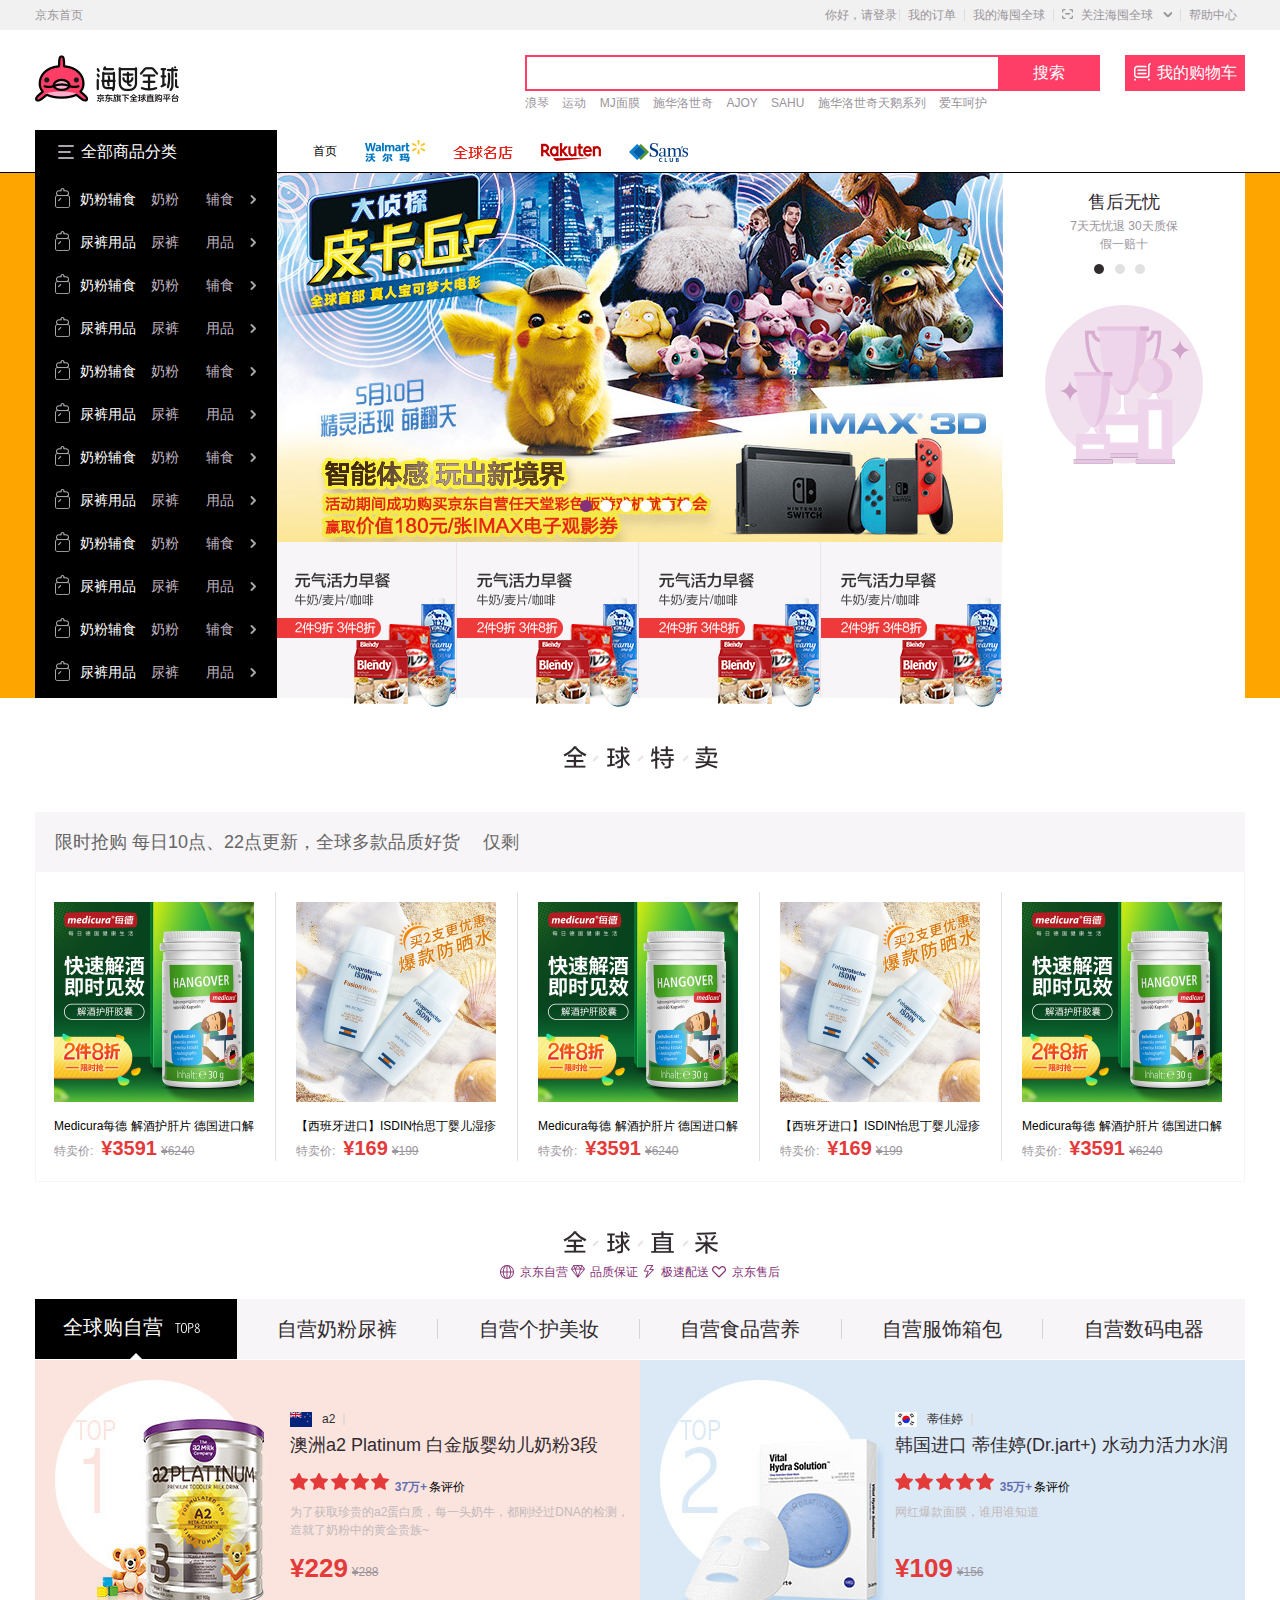
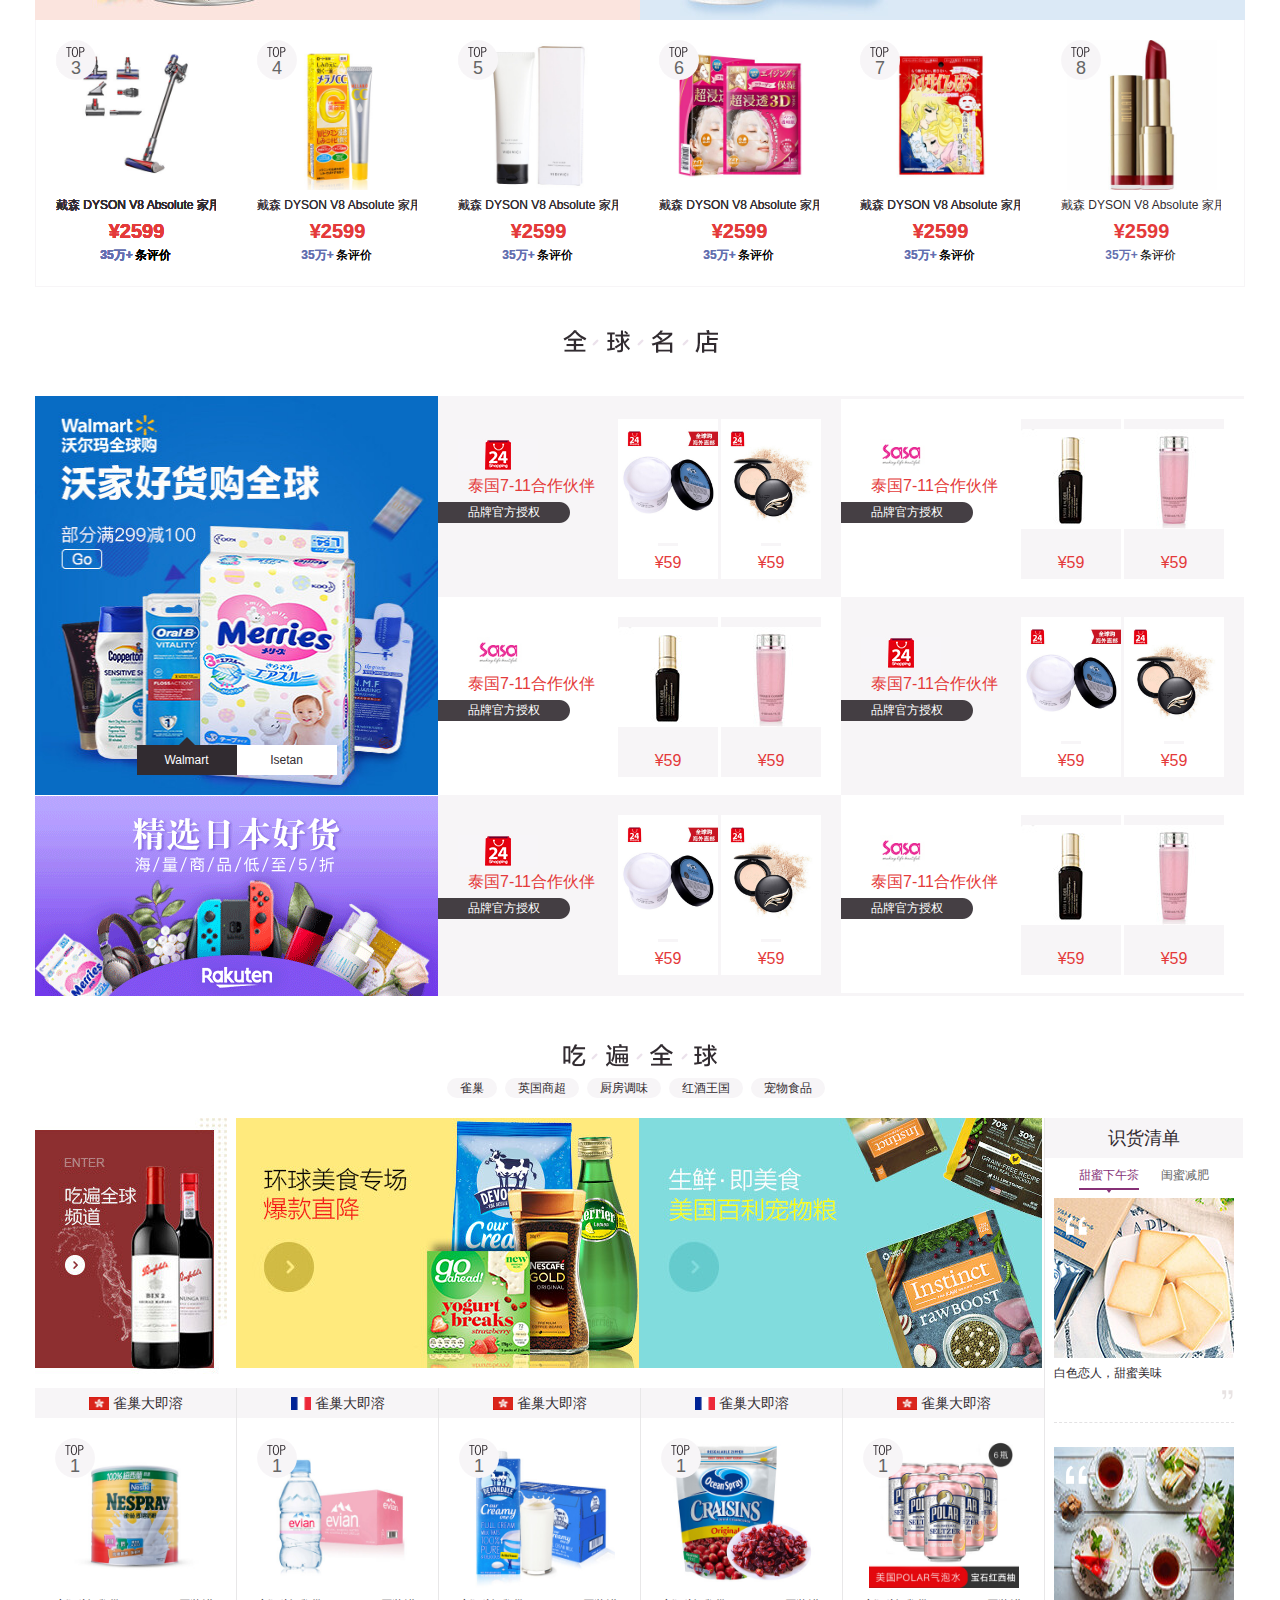
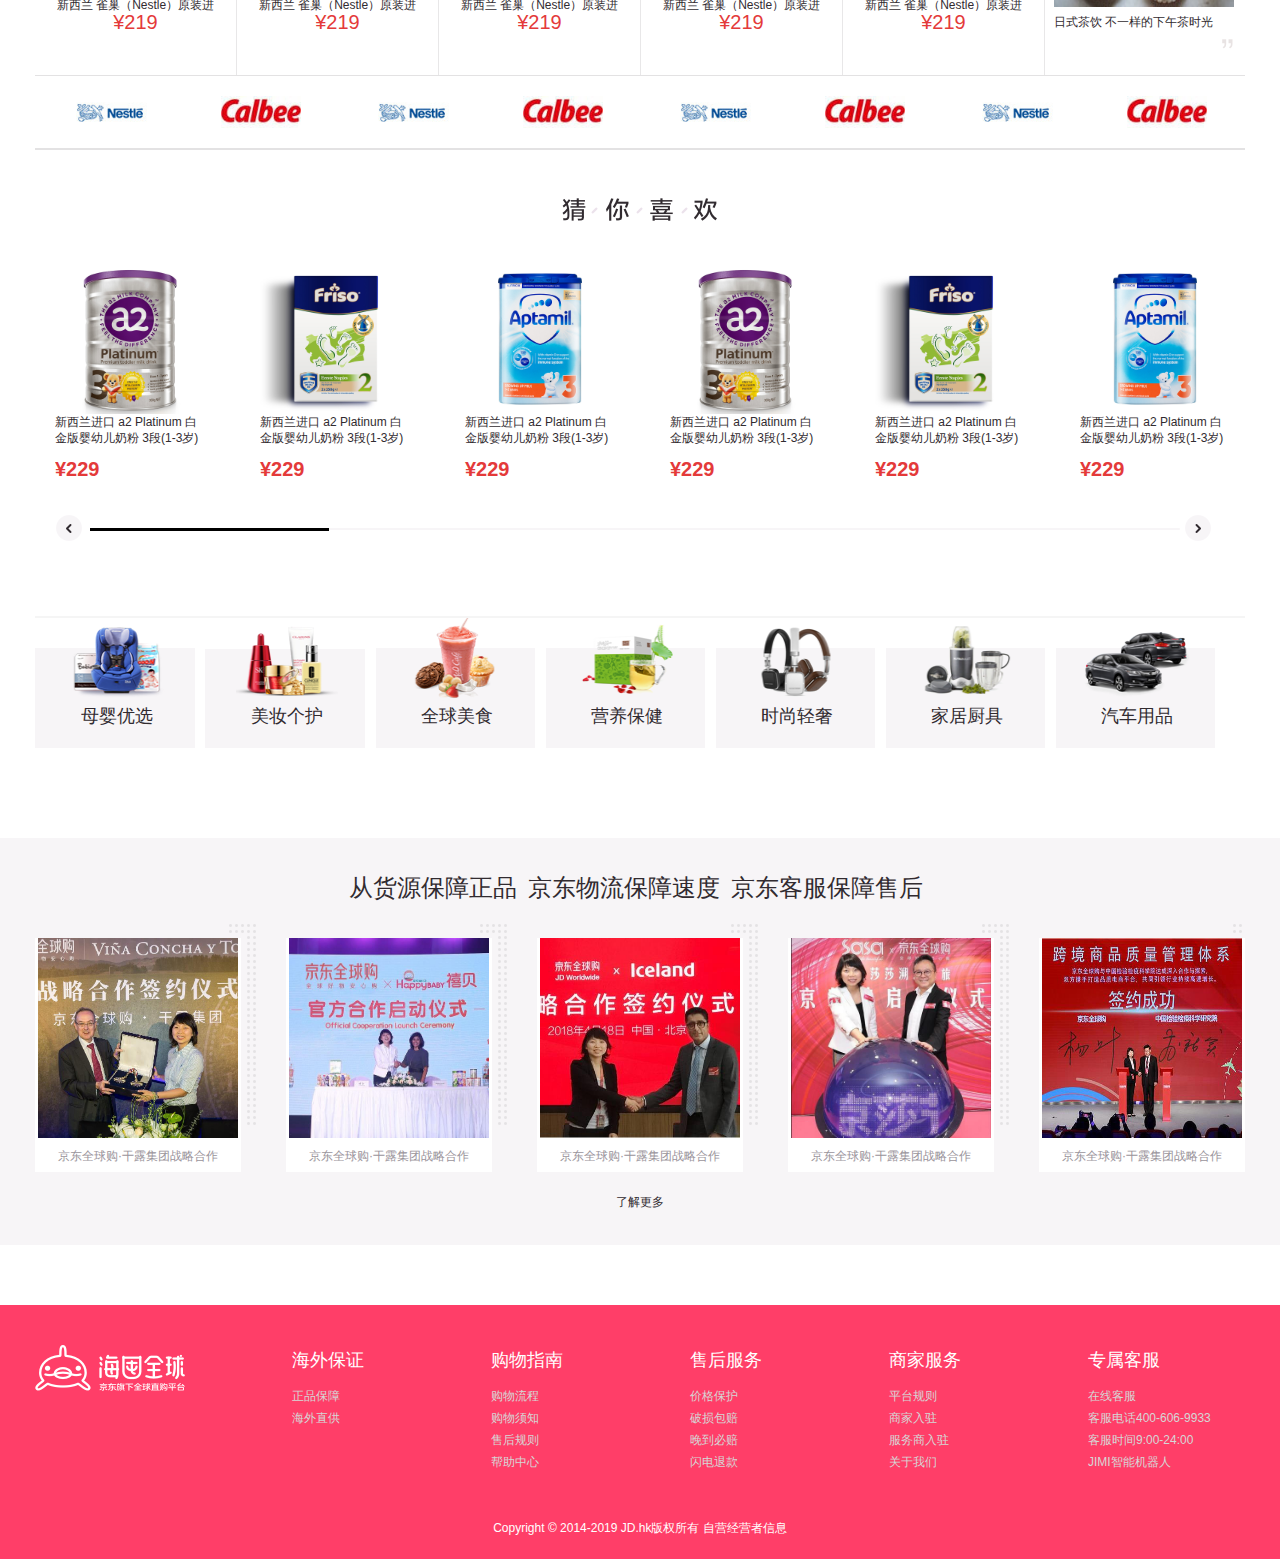
<file: jdhk/src/index.html>
<!DOCTYPE html>
<html>

	<head>
		<meta charset="UTF-8">
		<title>海囤全球_海外购_海外购物网_100%正品保证-京东</title>
		<link rel="icon" href="//static.360buyimg.com/globalwide/dist/v20190408/i/favicon.ico" mce_href="//static.360buyimg.com/globalwide/dist/v20190408/i/favicon.ico" type="image/x-icon">
		<link rel="stylesheet" type="text/css" href="css/base_px.css" />
		<link rel="stylesheet" type="text/css" href="css/common.css" />
		<link rel="stylesheet" type="text/css" href="css/index.css" />
		<script src="lib/jquery.min.js" type="text/javascript" charset="utf-8"></script>
		<script src="lib/jquery.cookie.js" type="text/javascript" charset="utf-8"></script>
		<script src="js/common.js" type="text/javascript" charset="utf-8"></script>
		<script src="js/verifyLogin.js" type="text/javascript" charset="utf-8"></script>
		<script src="js/index.js" type="text/javascript" charset="utf-8"></script>
	</head>

	<body>
		<!-- header 头部开始-->
		<div id="header" >
			<div class="header con clearfix">
				<span class="link_index">
					<a href="index.html">京东首页</a>
				</span>
				<ul class="fr">
					<li id="login">
						<a href="html/login.html" class="login">你好，请登录</a>
						
					</li>
					<li></li>
					<li>
						<a href="html/carts.html">我的订单</a>
					</li>
					<li></li>
					<li>我的海囤全球</li>
					<li></li>
					<li class="show_qr">
						<div class="title"><i class="at_qr"></i>关注海囤全球<i class="at_jt"></i></div>
						<div class="hd_qr">
							<img src="img/header_qr.jpg" />
							<p>扫一扫</p>
							<p>随时随地海tun全球</p>
						</div>
					</li>

					<li></li>
					<li>帮助中心</li>
				</ul>
			</div>
		</div>
		<!-- header 头部结束-->
		<!-- 搜索部分加logo部分开始-->
		<div id="logo" class="clearfix ">
			<div class="logo con">
				<h1><a href="index.html">京东海囤全球			</a></h1>
				<div class="cart fr">
					<i></i>
					<a href="html/carts.html">我的购物车</a>
				</div>
				<div class="from fr">
					<input type="text" id="search" class="search" value="" />
					<input type="button" id="btn" value="搜索" />
					<div class="tips">
						<a href="###">浪琴 </a>
						<a href="###">运动</a>
						<a href="###">MJ面膜</a>
						<a href="###">施华洛世奇</a>
						<a href="###">AJOY</a>
						<a href="###">SAHU</a>
						<a href="###">施华洛世奇天鹅系列</a>
						<a href="###">爱车呵护</a>
					</div>
				</div>

			</div>
		</div>
		<!-- 搜索部分加logo部分结束-->

		<!--nav 导航部分开始-->
		<div id="nav" class="clearfix ">
			<div class="nav clearfix con">
				<div class="all fl">
					<i class="all_bg"></i>
					<a href="html/list_page.html">全部商品分类</a>
					<div class="all_item">

						<div class="list_item clearfix">
							<p></p>
							<i class="item_l"></i>
							<i class="item_r "></i>
							<h3>
								
								<a href="#">奶粉辅食</a></h3>
							<h4><a href="#">奶粉</a></h4>
							<h4><a href="#">辅食</a></h4>
							<div class="details_item">
								<div class="details_l fl">
									<h5>奶粉</h5>
									<div>
										<a href="#">1段</a>
										<a href="#">2段</a>
										<a href="#">3段</a>
										<a href="#">4段</a>
										<a href="#">孕妈奶粉</a>
										<a href="#">有机奶粉</a>
										<a href="#">特殊配方</a>
									</div>

									<h5>宝宝辅食</h5>
									<div>
										<a href="#">米粉/菜粉</a>
										<a href="#">果汁/果泥</a>
										<a href="#">宝宝零食</a>
									</div>
									<h5>宝宝营养</h5>
									<div>
										<a href="#">益生菌/初乳</a>
										<a href="#">DHA</a>
										<a href="#">钙铁锌/维生素</a>
									</div>
									<h5>孕妈必备</h5>

									<div>
										<a href="#">孕期营养</a>
										<a href="#">孕妈护肤</a>
										<a href="#">
											待产/新生</a>
										<a href="#">产后塑身</a>
										<a href="#">妈咪包</a>

									</div>
								</div>
								<div class="details_r fl">
									<ul class="details_r_img">
										<li>
											<a href="#"><img src="img/nav_item01.jpg" alt="" /></a>
										</li>
										<li>
											<a href="#"><img src="img/nav_item02.jpg" alt="" /></a>
										</li>
										<li>
											<a href="#"><img src="img/nav_item01.jpg" alt="" /></a>
										</li>
										<li>
											<a href="#"><img src="img/nav_item02.jpg" alt="" /></a>
										</li>
										<li>
											<a href="#"><img src="img/nav_item01.jpg" alt="" /></a>
										</li>
										<li>
											<a href="#"><img src="img/nav_item02.jpg" alt="" /></a>
										</li>
										<li>
											<a href="#"><img src="img/nav_item01.jpg" alt="" /></a>
										</li>
										<li>
											<a href="#"><img src="img/nav_item02.jpg" alt="" /></a>
										</li>
									</ul>
									<a href="#"><img src="img/nav_item03.jpg" /></a>
								</div>
							</div>
						</div>

						<div class="list_item clearfix">
							<p></p>
							<i class="item_l"></i>
							<i class="item_r "></i>
							<h3>
								
								<a href="#">尿裤用品</a></h3>
							<h4><a href="#">尿裤</a></h4>
							<h4><a href="#">用品</a></h4>
							<div class="details_item">
								<div class="details_l fl">
									<h5>尿裤</h5>
									<div>
										<a href="#">1段</a>
										<a href="#">2段</a>
										<a href="#">3段</a>
										<a href="#">4段</a>
										<a href="#">孕妈奶粉</a>
										<a href="#">有机奶粉</a>
										<a href="#">特殊配方</a>
									</div>

									<h5>宝宝辅食</h5>
									<div>
										<a href="#">米粉/菜粉</a>
										<a href="#">果汁/果泥</a>
										<a href="#">宝宝零食</a>
									</div>
									<h5>宝宝营养</h5>
									<div>
										<a href="#">益生菌/初乳</a>
										<a href="#">DHA</a>
										<a href="#">钙铁锌/维生素</a>
									</div>
									<h5>孕妈必备</h5>

									<div>
										<a href="#">孕期营养</a>
										<a href="#">孕妈护肤</a>
										<a href="#">
											待产/新生</a>
										<a href="#">产后塑身</a>
										<a href="#">妈咪包</a>

									</div>
								</div>
								<div class="details_r fl">
									<ul class="details_r_img">
										<li>
											<a href="#"><img src="img/nav_item01.jpg" alt="" /></a>
										</li>
										<li>
											<a href="#"><img src="img/nav_item02.jpg" alt="" /></a>
										</li>
										<li>
											<a href="#"><img src="img/nav_item01.jpg" alt="" /></a>
										</li>
										<li>
											<a href="#"><img src="img/nav_item02.jpg" alt="" /></a>
										</li>
										<li>
											<a href="#"><img src="img/nav_item01.jpg" alt="" /></a>
										</li>
										<li>
											<a href="#"><img src="img/nav_item02.jpg" alt="" /></a>
										</li>
										<li>
											<a href="#"><img src="img/nav_item01.jpg" alt="" /></a>
										</li>
										<li>
											<a href="#"><img src="img/nav_item02.jpg" alt="" /></a>
										</li>
									</ul>
									<a href="#"><img src="img/nav_item03.jpg" /></a>
								</div>
							</div>
						</div>

						<div class="list_item clearfix">
							<p></p>
							<i class="item_l"></i>
							<i class="item_r "></i>
							<h3>
								
								<a href="#">奶粉辅食</a></h3>
							<h4><a href="#">奶粉</a></h4>
							<h4><a href="#">辅食</a></h4>
							<div class="details_item">
								<div class="details_l fl">
									<h5>奶粉</h5>
									<div>
										<a href="#">1段</a>
										<a href="#">2段</a>
										<a href="#">3段</a>
										<a href="#">4段</a>
										<a href="#">孕妈奶粉</a>
										<a href="#">有机奶粉</a>
										<a href="#">特殊配方</a>
									</div>

									<h5>宝宝辅食</h5>
									<div>
										<a href="#">米粉/菜粉</a>
										<a href="#">果汁/果泥</a>
										<a href="#">宝宝零食</a>
									</div>
									<h5>宝宝营养</h5>
									<div>
										<a href="#">益生菌/初乳</a>
										<a href="#">DHA</a>
										<a href="#">钙铁锌/维生素</a>
									</div>
									<h5>孕妈必备</h5>

									<div>
										<a href="#">孕期营养</a>
										<a href="#">孕妈护肤</a>
										<a href="#">
											待产/新生</a>
										<a href="#">产后塑身</a>
										<a href="#">妈咪包</a>

									</div>
								</div>
								<div class="details_r fl">
									<ul class="details_r_img">
										<li>
											<a href="#"><img src="img/nav_item01.jpg" alt="" /></a>
										</li>
										<li>
											<a href="#"><img src="img/nav_item02.jpg" alt="" /></a>
										</li>
										<li>
											<a href="#"><img src="img/nav_item01.jpg" alt="" /></a>
										</li>
										<li>
											<a href="#"><img src="img/nav_item02.jpg" alt="" /></a>
										</li>
										<li>
											<a href="#"><img src="img/nav_item01.jpg" alt="" /></a>
										</li>
										<li>
											<a href="#"><img src="img/nav_item02.jpg" alt="" /></a>
										</li>
										<li>
											<a href="#"><img src="img/nav_item01.jpg" alt="" /></a>
										</li>
										<li>
											<a href="#"><img src="img/nav_item02.jpg" alt="" /></a>
										</li>
									</ul>
									<a href="#"><img src="img/nav_item03.jpg" /></a>
								</div>
							</div>
						</div>

						<div class="list_item clearfix">
							<p></p>
							<i class="item_l"></i>
							<i class="item_r "></i>
							<h3>
								
								<a href="#">尿裤用品</a></h3>
							<h4><a href="#">尿裤</a></h4>
							<h4><a href="#">用品</a></h4>
							<div class="details_item">
								<div class="details_l fl">
									<h5>尿裤</h5>
									<div>
										<a href="#">1段</a>
										<a href="#">2段</a>
										<a href="#">3段</a>
										<a href="#">4段</a>
										<a href="#">孕妈奶粉</a>
										<a href="#">有机奶粉</a>
										<a href="#">特殊配方</a>
									</div>

									<h5>宝宝辅食</h5>
									<div>
										<a href="#">米粉/菜粉</a>
										<a href="#">果汁/果泥</a>
										<a href="#">宝宝零食</a>
									</div>
									<h5>宝宝营养</h5>
									<div>
										<a href="#">益生菌/初乳</a>
										<a href="#">DHA</a>
										<a href="#">钙铁锌/维生素</a>
									</div>
									<h5>孕妈必备</h5>

									<div>
										<a href="#">孕期营养</a>
										<a href="#">孕妈护肤</a>
										<a href="#">
											待产/新生</a>
										<a href="#">产后塑身</a>
										<a href="#">妈咪包</a>

									</div>
								</div>
								<div class="details_r fl">
									<ul class="details_r_img">
										<li>
											<a href="#"><img src="img/nav_item01.jpg" alt="" /></a>
										</li>
										<li>
											<a href="#"><img src="img/nav_item02.jpg" alt="" /></a>
										</li>
										<li>
											<a href="#"><img src="img/nav_item01.jpg" alt="" /></a>
										</li>
										<li>
											<a href="#"><img src="img/nav_item02.jpg" alt="" /></a>
										</li>
										<li>
											<a href="#"><img src="img/nav_item01.jpg" alt="" /></a>
										</li>
										<li>
											<a href="#"><img src="img/nav_item02.jpg" alt="" /></a>
										</li>
										<li>
											<a href="#"><img src="img/nav_item01.jpg" alt="" /></a>
										</li>
										<li>
											<a href="#"><img src="img/nav_item02.jpg" alt="" /></a>
										</li>
									</ul>
									<a href="#"><img src="img/nav_item03.jpg" /></a>
								</div>
							</div>
						</div>

						<div class="list_item clearfix">
							<p></p>

							<i class="item_l"></i>
							<i class="item_r "></i>
							<h3>
								
								<a href="#">奶粉辅食</a></h3>
							<h4><a href="#">奶粉</a></h4>
							<h4><a href="#">辅食</a></h4>
							<div class="details_item">
								<div class="details_l fl">
									<h5>奶粉</h5>
									<div>
										<a href="#">1段</a>
										<a href="#">2段</a>
										<a href="#">3段</a>
										<a href="#">4段</a>
										<a href="#">孕妈奶粉</a>
										<a href="#">有机奶粉</a>
										<a href="#">特殊配方</a>
									</div>

									<h5>宝宝辅食</h5>
									<div>
										<a href="#">米粉/菜粉</a>
										<a href="#">果汁/果泥</a>
										<a href="#">宝宝零食</a>
									</div>
									<h5>宝宝营养</h5>
									<div>
										<a href="#">益生菌/初乳</a>
										<a href="#">DHA</a>
										<a href="#">钙铁锌/维生素</a>
									</div>
									<h5>孕妈必备</h5>

									<div>
										<a href="#">孕期营养</a>
										<a href="#">孕妈护肤</a>
										<a href="#">
											待产/新生</a>
										<a href="#">产后塑身</a>
										<a href="#">妈咪包</a>

									</div>
								</div>
								<div class="details_r fl">
									<ul class="details_r_img">
										<li>
											<a href="#"><img src="img/nav_item01.jpg" alt="" /></a>
										</li>
										<li>
											<a href="#"><img src="img/nav_item02.jpg" alt="" /></a>
										</li>
										<li>
											<a href="#"><img src="img/nav_item01.jpg" alt="" /></a>
										</li>
										<li>
											<a href="#"><img src="img/nav_item02.jpg" alt="" /></a>
										</li>
										<li>
											<a href="#"><img src="img/nav_item01.jpg" alt="" /></a>
										</li>
										<li>
											<a href="#"><img src="img/nav_item02.jpg" alt="" /></a>
										</li>
										<li>
											<a href="#"><img src="img/nav_item01.jpg" alt="" /></a>
										</li>
										<li>
											<a href="#"><img src="img/nav_item02.jpg" alt="" /></a>
										</li>
									</ul>
									<a href="#"><img src="img/nav_item03.jpg" /></a>
								</div>
							</div>
						</div>

						<div class="list_item clearfix">
							<p></p>
							<i class="item_l"></i>
							<i class="item_r "></i>
							<h3>
								
								<a href="#">尿裤用品</a></h3>
							<h4><a href="#">尿裤</a></h4>
							<h4><a href="#">用品</a></h4>
							<div class="details_item">
								<div class="details_l fl">
									<h5>尿裤</h5>
									<div>
										<a href="#">1段</a>
										<a href="#">2段</a>
										<a href="#">3段</a>
										<a href="#">4段</a>
										<a href="#">孕妈奶粉</a>
										<a href="#">有机奶粉</a>
										<a href="#">特殊配方</a>
									</div>

									<h5>宝宝辅食</h5>
									<div>
										<a href="#">米粉/菜粉</a>
										<a href="#">果汁/果泥</a>
										<a href="#">宝宝零食</a>
									</div>
									<h5>宝宝营养</h5>
									<div>
										<a href="#">益生菌/初乳</a>
										<a href="#">DHA</a>
										<a href="#">钙铁锌/维生素</a>
									</div>
									<h5>孕妈必备</h5>

									<div>
										<a href="#">孕期营养</a>
										<a href="#">孕妈护肤</a>
										<a href="#">
											待产/新生</a>
										<a href="#">产后塑身</a>
										<a href="#">妈咪包</a>

									</div>
								</div>
								<div class="details_r fl">
									<ul class="details_r_img">
										<li>
											<a href="#"><img src="img/nav_item01.jpg" alt="" /></a>
										</li>
										<li>
											<a href="#"><img src="img/nav_item02.jpg" alt="" /></a>
										</li>
										<li>
											<a href="#"><img src="img/nav_item01.jpg" alt="" /></a>
										</li>
										<li>
											<a href="#"><img src="img/nav_item02.jpg" alt="" /></a>
										</li>
										<li>
											<a href="#"><img src="img/nav_item01.jpg" alt="" /></a>
										</li>
										<li>
											<a href="#"><img src="img/nav_item02.jpg" alt="" /></a>
										</li>
										<li>
											<a href="#"><img src="img/nav_item01.jpg" alt="" /></a>
										</li>
										<li>
											<a href="#"><img src="img/nav_item02.jpg" alt="" /></a>
										</li>
									</ul>
									<a href="#"><img src="img/nav_item03.jpg" /></a>
								</div>
							</div>
						</div>

						<div class="list_item clearfix">
							<p></p>

							<i class="item_l"></i>
							<i class="item_r "></i>
							<h3>
								
								<a href="#">奶粉辅食</a></h3>
							<h4><a href="#">奶粉</a></h4>
							<h4><a href="#">辅食</a></h4>
							<div class="details_item">
								<div class="details_l fl">
									<h5>奶粉</h5>
									<div>
										<a href="#">1段</a>
										<a href="#">2段</a>
										<a href="#">3段</a>
										<a href="#">4段</a>
										<a href="#">孕妈奶粉</a>
										<a href="#">有机奶粉</a>
										<a href="#">特殊配方</a>
									</div>

									<h5>宝宝辅食</h5>
									<div>
										<a href="#">米粉/菜粉</a>
										<a href="#">果汁/果泥</a>
										<a href="#">宝宝零食</a>
									</div>
									<h5>宝宝营养</h5>
									<div>
										<a href="#">益生菌/初乳</a>
										<a href="#">DHA</a>
										<a href="#">钙铁锌/维生素</a>
									</div>
									<h5>孕妈必备</h5>

									<div>
										<a href="#">孕期营养</a>
										<a href="#">孕妈护肤</a>
										<a href="#">
											待产/新生</a>
										<a href="#">产后塑身</a>
										<a href="#">妈咪包</a>

									</div>
								</div>
								<div class="details_r fl">
									<ul class="details_r_img">
										<li>
											<a href="#"><img src="img/nav_item01.jpg" alt="" /></a>
										</li>
										<li>
											<a href="#"><img src="img/nav_item02.jpg" alt="" /></a>
										</li>
										<li>
											<a href="#"><img src="img/nav_item01.jpg" alt="" /></a>
										</li>
										<li>
											<a href="#"><img src="img/nav_item02.jpg" alt="" /></a>
										</li>
										<li>
											<a href="#"><img src="img/nav_item01.jpg" alt="" /></a>
										</li>
										<li>
											<a href="#"><img src="img/nav_item02.jpg" alt="" /></a>
										</li>
										<li>
											<a href="#"><img src="img/nav_item01.jpg" alt="" /></a>
										</li>
										<li>
											<a href="#"><img src="img/nav_item02.jpg" alt="" /></a>
										</li>
									</ul>
									<a href="#"><img src="img/nav_item03.jpg" /></a>
								</div>
							</div>
						</div>

						<div class="list_item clearfix">
							<p></p>
							<i class="item_l"></i>
							<i class="item_r "></i>
							<h3>
								
								<a href="#">尿裤用品</a></h3>
							<h4><a href="#">尿裤</a></h4>
							<h4><a href="#">用品</a></h4>
							<div class="details_item">
								<div class="details_l fl">
									<h5>尿裤</h5>
									<div>
										<a href="#">1段</a>
										<a href="#">2段</a>
										<a href="#">3段</a>
										<a href="#">4段</a>
										<a href="#">孕妈奶粉</a>
										<a href="#">有机奶粉</a>
										<a href="#">特殊配方</a>
									</div>

									<h5>宝宝辅食</h5>
									<div>
										<a href="#">米粉/菜粉</a>
										<a href="#">果汁/果泥</a>
										<a href="#">宝宝零食</a>
									</div>
									<h5>宝宝营养</h5>
									<div>
										<a href="#">益生菌/初乳</a>
										<a href="#">DHA</a>
										<a href="#">钙铁锌/维生素</a>
									</div>
									<h5>孕妈必备</h5>

									<div>
										<a href="#">孕期营养</a>
										<a href="#">孕妈护肤</a>
										<a href="#">
											待产/新生</a>
										<a href="#">产后塑身</a>
										<a href="#">妈咪包</a>

									</div>
								</div>
								<div class="details_r fl">
									<ul class="details_r_img">
										<li>
											<a href="#"><img src="img/nav_item01.jpg" alt="" /></a>
										</li>
										<li>
											<a href="#"><img src="img/nav_item02.jpg" alt="" /></a>
										</li>
										<li>
											<a href="#"><img src="img/nav_item01.jpg" alt="" /></a>
										</li>
										<li>
											<a href="#"><img src="img/nav_item02.jpg" alt="" /></a>
										</li>
										<li>
											<a href="#"><img src="img/nav_item01.jpg" alt="" /></a>
										</li>
										<li>
											<a href="#"><img src="img/nav_item02.jpg" alt="" /></a>
										</li>
										<li>
											<a href="#"><img src="img/nav_item01.jpg" alt="" /></a>
										</li>
										<li>
											<a href="#"><img src="img/nav_item02.jpg" alt="" /></a>
										</li>
									</ul>
									<a href="#"><img src="img/nav_item03.jpg" /></a>
								</div>
							</div>
						</div>

						<div class="list_item clearfix">
							<p></p>

							<i class="item_l"></i>
							<i class="item_r "></i>
							<h3>
								
								<a href="#">奶粉辅食</a></h3>
							<h4><a href="#">奶粉</a></h4>
							<h4><a href="#">辅食</a></h4>
							<div class="details_item">
								<div class="details_l fl">
									<h5>奶粉</h5>
									<div>
										<a href="#">1段</a>
										<a href="#">2段</a>
										<a href="#">3段</a>
										<a href="#">4段</a>
										<a href="#">孕妈奶粉</a>
										<a href="#">有机奶粉</a>
										<a href="#">特殊配方</a>
									</div>

									<h5>宝宝辅食</h5>
									<div>
										<a href="#">米粉/菜粉</a>
										<a href="#">果汁/果泥</a>
										<a href="#">宝宝零食</a>
									</div>
									<h5>宝宝营养</h5>
									<div>
										<a href="#">益生菌/初乳</a>
										<a href="#">DHA</a>
										<a href="#">钙铁锌/维生素</a>
									</div>
									<h5>孕妈必备</h5>

									<div>
										<a href="#">孕期营养</a>
										<a href="#">孕妈护肤</a>
										<a href="#">
											待产/新生</a>
										<a href="#">产后塑身</a>
										<a href="#">妈咪包</a>

									</div>
								</div>
								<div class="details_r fl">
									<ul class="details_r_img">
										<li>
											<a href="#"><img src="img/nav_item01.jpg" alt="" /></a>
										</li>
										<li>
											<a href="#"><img src="img/nav_item02.jpg" alt="" /></a>
										</li>
										<li>
											<a href="#"><img src="img/nav_item01.jpg" alt="" /></a>
										</li>
										<li>
											<a href="#"><img src="img/nav_item02.jpg" alt="" /></a>
										</li>
										<li>
											<a href="#"><img src="img/nav_item01.jpg" alt="" /></a>
										</li>
										<li>
											<a href="#"><img src="img/nav_item02.jpg" alt="" /></a>
										</li>
										<li>
											<a href="#"><img src="img/nav_item01.jpg" alt="" /></a>
										</li>
										<li>
											<a href="#"><img src="img/nav_item02.jpg" alt="" /></a>
										</li>
									</ul>
									<a href="#"><img src="img/nav_item03.jpg" /></a>
								</div>
							</div>
						</div>

						<div class="list_item clearfix">
							<p></p>
							<i class="item_l"></i>
							<i class="item_r "></i>
							<h3>
								
								<a href="#">尿裤用品</a></h3>
							<h4><a href="#">尿裤</a></h4>
							<h4><a href="#">用品</a></h4>
							<div class="details_item">
								<div class="details_l fl">
									<h5>尿裤</h5>
									<div>
										<a href="#">1段</a>
										<a href="#">2段</a>
										<a href="#">3段</a>
										<a href="#">4段</a>
										<a href="#">孕妈奶粉</a>
										<a href="#">有机奶粉</a>
										<a href="#">特殊配方</a>
									</div>

									<h5>宝宝辅食</h5>
									<div>
										<a href="#">米粉/菜粉</a>
										<a href="#">果汁/果泥</a>
										<a href="#">宝宝零食</a>
									</div>
									<h5>宝宝营养</h5>
									<div>
										<a href="#">益生菌/初乳</a>
										<a href="#">DHA</a>
										<a href="#">钙铁锌/维生素</a>
									</div>
									<h5>孕妈必备</h5>

									<div>
										<a href="#">孕期营养</a>
										<a href="#">孕妈护肤</a>
										<a href="#">
											待产/新生</a>
										<a href="#">产后塑身</a>
										<a href="#">妈咪包</a>

									</div>
								</div>
								<div class="details_r fl">
									<ul class="details_r_img">
										<li>
											<a href="#"><img src="img/nav_item01.jpg" alt="" /></a>
										</li>
										<li>
											<a href="#"><img src="img/nav_item02.jpg" alt="" /></a>
										</li>
										<li>
											<a href="#"><img src="img/nav_item01.jpg" alt="" /></a>
										</li>
										<li>
											<a href="#"><img src="img/nav_item02.jpg" alt="" /></a>
										</li>
										<li>
											<a href="#"><img src="img/nav_item01.jpg" alt="" /></a>
										</li>
										<li>
											<a href="#"><img src="img/nav_item02.jpg" alt="" /></a>
										</li>
										<li>
											<a href="#"><img src="img/nav_item01.jpg" alt="" /></a>
										</li>
										<li>
											<a href="#"><img src="img/nav_item02.jpg" alt="" /></a>
										</li>
									</ul>
									<a href="#"><img src="img/nav_item03.jpg" /></a>
								</div>
							</div>
						</div>

						<div class="list_item clearfix">
							<p></p>

							<i class="item_l"></i>
							<i class="item_r "></i>
							<h3>
								
								<a href="#">奶粉辅食</a></h3>
							<h4><a href="#">奶粉</a></h4>
							<h4><a href="#">辅食</a></h4>
							<div class="details_item">
								<div class="details_l fl">
									<h5>奶粉</h5>
									<div>
										<a href="#">1段</a>
										<a href="#">2段</a>
										<a href="#">3段</a>
										<a href="#">4段</a>
										<a href="#">孕妈奶粉</a>
										<a href="#">有机奶粉</a>
										<a href="#">特殊配方</a>
									</div>

									<h5>宝宝辅食</h5>
									<div>
										<a href="#">米粉/菜粉</a>
										<a href="#">果汁/果泥</a>
										<a href="#">宝宝零食</a>
									</div>
									<h5>宝宝营养</h5>
									<div>
										<a href="#">益生菌/初乳</a>
										<a href="#">DHA</a>
										<a href="#">钙铁锌/维生素</a>
									</div>
									<h5>孕妈必备</h5>

									<div>
										<a href="#">孕期营养</a>
										<a href="#">孕妈护肤</a>
										<a href="#">
											待产/新生</a>
										<a href="#">产后塑身</a>
										<a href="#">妈咪包</a>

									</div>
								</div>
								<div class="details_r fl">
									<ul class="details_r_img">
										<li>
											<a href="#"><img src="img/nav_item01.jpg" alt="" /></a>
										</li>
										<li>
											<a href="#"><img src="img/nav_item02.jpg" alt="" /></a>
										</li>
										<li>
											<a href="#"><img src="img/nav_item01.jpg" alt="" /></a>
										</li>
										<li>
											<a href="#"><img src="img/nav_item02.jpg" alt="" /></a>
										</li>
										<li>
											<a href="#"><img src="img/nav_item01.jpg" alt="" /></a>
										</li>
										<li>
											<a href="#"><img src="img/nav_item02.jpg" alt="" /></a>
										</li>
										<li>
											<a href="#"><img src="img/nav_item01.jpg" alt="" /></a>
										</li>
										<li>
											<a href="#"><img src="img/nav_item02.jpg" alt="" /></a>
										</li>
									</ul>
									<a href="#"><img src="img/nav_item03.jpg" /></a>
								</div>
							</div>
						</div>

						<div class="list_item clearfix">
							<p></p>
							<i class="item_l"></i>
							<i class="item_r "></i>
							<h3>
								
								<a href="#">尿裤用品</a></h3>
							<h4><a href="#">尿裤</a></h4>
							<h4><a href="#">用品</a></h4>
							<div class="details_item">
								<div class="details_l fl">
									<h5>尿裤</h5>
									<div>
										<a href="#">1段</a>
										<a href="#">2段</a>
										<a href="#">3段</a>
										<a href="#">4段</a>
										<a href="#">孕妈奶粉</a>
										<a href="#">有机奶粉</a>
										<a href="#">特殊配方</a>
									</div>

									<h5>宝宝辅食</h5>
									<div>
										<a href="#">米粉/菜粉</a>
										<a href="#">果汁/果泥</a>
										<a href="#">宝宝零食</a>
									</div>
									<h5>宝宝营养</h5>
									<div>
										<a href="#">益生菌/初乳</a>
										<a href="#">DHA</a>
										<a href="#">钙铁锌/维生素</a>
									</div>
									<h5>孕妈必备</h5>

									<div>
										<a href="#">孕期营养</a>
										<a href="#">孕妈护肤</a>
										<a href="#">
											待产/新生</a>
										<a href="#">产后塑身</a>
										<a href="#">妈咪包</a>

									</div>
								</div>
								<div class="details_r fl">
									<ul class="details_r_img">
										<li>
											<a href="#"><img src="img/nav_item01.jpg" alt="" /></a>
										</li>
										<li>
											<a href="#"><img src="img/nav_item02.jpg" alt="" /></a>
										</li>
										<li>
											<a href="#"><img src="img/nav_item01.jpg" alt="" /></a>
										</li>
										<li>
											<a href="#"><img src="img/nav_item02.jpg" alt="" /></a>
										</li>
										<li>
											<a href="#"><img src="img/nav_item01.jpg" alt="" /></a>
										</li>
										<li>
											<a href="#"><img src="img/nav_item02.jpg" alt="" /></a>
										</li>
										<li>
											<a href="#"><img src="img/nav_item01.jpg" alt="" /></a>
										</li>
										<li>
											<a href="#"><img src="img/nav_item02.jpg" alt="" /></a>
										</li>
									</ul>
									<a href="#"><img src="img/nav_item03.jpg" /></a>
								</div>
							</div>
						</div>

					</div>

				</div>

				<ul class="fl">
					<li>
						<a href="index.html">首页</a>
					</li>
					<li>
						<a href="#"><img src="img/nav01.png" /></a>
					</li>
					<li>
						<a href="#"><img src="img/nav02.png" /></a>
					</li>
					<li>
						<a href="#"><img src="img/nav03.png" /></a>
					</li>
					<li>
						<a href="#"><img src="img/nav04.png" /></a>
					</li>
				</ul>
			</div>
		</div>
		<!--nav 导航部分结束-->

		<!--banner 广告部分开始-->
		<div id="banner" class="">
			<div class="banner clearfix con">
				<!--大轮播图-->
				<div class="sale_car_box">
					<div class="carousel_box">
						<div class="carousel_img">
							<ul>
								<li>
									<a href="#"><img src="img/lunbo01.jpg" /></a>
								</li>
								<li>
									<a href="#"><img src="img/lunbo02.jpg" /></a>
								</li>
								<li>
									<a href="#"><img src="img/lunbo03.png" /></a>
								</li>
								<li>
									<a href="#"><img src="img/lunbo04.jpg" /></a>
								</li>
								<li>
									<a href="#"><img src="img/lunbo05.jpg" /></a>
									<li>
										<a href="#"><img src="img/lunbo06.jpg" /></a>
									</li>
								</li>
							</ul>
						</div>
						<div class="carousel_l">
							<a href="###"></a>
						</div>
						<div class="carousel_r">
							<a href="###"></a>
						</div>
						<div class="carousel_list">
							<ul>
								<!--<li></li>
							<li></li>
							<li></li>
							<li></li>
							<li></li>
							<li></li>-->
							</ul>
						</div>
					</div>

					<!--推销-->
					<div class="sale_list">
						<a href="###"><img src="img/sale01.jpg" alt="" /></a>
						<a href="###"><img src="img/sale01.jpg" alt="" /></a>

						<a href="###"><img src="img/sale01.jpg" alt="" /></a>
						<a href="###"><img src="img/sale01.jpg" alt="" /></a>
					</div>
				</div>
				<!--服务-->
				<div class="server">
					<div class="server_img clearfix">
						<ul>
							<li>
								<a href="###">
									<p>售后无忧</p>
									<span>7天无忧退 30天质保</span>
									<span>假一赔十</span>
									<img src="img/server01.png" alt="" />
								</a>
							</li>
							<li>
								<a href="###">
									<p>35项“安心购”举措</p>
									<span>全流程质量管控 </span>
									<span>原产地直采 全程防伪追溯</span>
									<img src="img/server02.png" alt="" />
								</a>
							</li>
							<li>
								<a href="###">
									<p>特色服务</p>
									<span>30天/180天免费维修</span>
									<span>专属客服</span>
									<img src="img/server03.png" alt="" />
								</a>
							</li>
						</ul>
					</div>
					<div class="server_list">
						<ul>
							<!--<li></li>
							<li></li>
							<li></li>-->
						</ul>
					</div>
				</div>

			</div>
		</div>
		<!--banner 广告部分结束-->

		<!--全球特卖 抢购 开始-->
		<div id="flash_sale" class="floor">
			<div class="flash_sale con clearfix">

				<div class="time_title"></div>
				<div class="count_down">
					<span>限时抢购 每日10点、22点更新，全球多款品质好货</span>
					<span>仅剩</span>
					<span class="time">
					<span class="hour">00</span>
					<span>:</span>
					<span class="sec">00</span>
					<span>:</span>
					<span class="min">00</span>
					</span>
					<span class="timeEnd">
						活动已结束，请等待明天新品
					</span>
				</div>
				<div class="time_con clearfix">
					<ul>
						<li>
							<a href="###" class="moveL"><img src="img/time_con01.jpg" /></a>
							<a href="###" class="con_title">Medicura每德 解酒护肝片 德国进口解酒糖醒酒解酒药胶囊 保肝护肝宝男性保健品非千杯不醉 60粒/瓶</a>
							<p><span>特卖价:</span><span>&yen;3591</span><del>&yen;6240</del></p>
						</li>
						<li>
							<a href="###" class="moveL"><img src="img/time_con02.jpg" /></a>
							<a href="###" class="con_title">【西班牙进口】ISDIN怡思丁婴儿湿疹膏止痒去脸红奶癣面霜宝宝抗红疹滋润乳 安肤舒缓滋润面霜50ml</a>
							<p><span>特卖价:</span><span>&yen;169</span><del>&yen;199</del></p>
						</li>

						<li>
							<a href="###" class="moveL"><img src="img/time_con01.jpg" /></a>
							<a href="###" class="con_title">Medicura每德 解酒护肝片 德国进口解酒糖醒酒解酒药胶囊 保肝护肝宝男性保健品非千杯不醉 60粒/瓶</a>
							<p><span>特卖价:</span><span>&yen;3591</span><del>&yen;6240</del></p>
						</li>
						<li>
							<a href="###" class="moveL"><img src="img/time_con02.jpg" /></a>
							<a href="###" class="con_title">【西班牙进口】ISDIN怡思丁婴儿湿疹膏止痒去脸红奶癣面霜宝宝抗红疹滋润乳 安肤舒缓滋润面霜50ml</a>
							<p><span>特卖价:</span><span>&yen;169</span><del>&yen;199</del></p>
						</li>

						<li>
							<a href="###" class="moveL"><img src="img/time_con01.jpg" /></a>
							<a href="###" class="con_title">Medicura每德 解酒护肝片 德国进口解酒糖醒酒解酒药胶囊 保肝护肝宝男性保健品非千杯不醉 60粒/瓶</a>
							<p><span>特卖价:</span><span>&yen;3591</span><del>&yen;6240</del></p>
						</li>

					</ul>
				</div>
			</div>
		</div>
		<!--全球特卖 抢购 结束-->

		<!--全球自采开始-->
		<div id="self_buy" class="floor">
			<div class="self_buy con">
				<div class="self_title">

				</div>
				<p class="tips">
					<i></i>
					<span>京东自营</span>
					<i></i>
					<span>品质保证</span>
					<i></i>
					<span>极速配送</span>
					<i></i>
					<span>京东售后</span>
				</p>
				<div class="tab_box clearfix">
					<!--选项卡-->
					<!--选项卡头-->
					<div class="tab_lis clearfix">
						<ul>
							<li class="pitch">
								<p><span class="txt">全球购自营</span> <i class="top"></i></p>
							</li>
							<li>
								<p><span class="txt">自营奶粉尿裤</span> <i class="top"></i></p>
							</li>
							<li>
								<p><span class="txt">自营个护美妆</span> <i class="top"></i></p>
							</li>
							<li>
								<p><span class="txt">自营食品营养</span> <i class="top"></i></p>
							</li>
							<li>
								<p><span class="txt">自营服饰箱包</span> <i class="top"></i></p>
							</li>
							<li>
								<p><span class="txt">自营数码电器</span> <i class="top"></i></p>
							</li>
						</ul>
					</div>
					<!--选项卡内容-->
					<div class="bix_tab_box clearfix">

						<div class="tab_con clearfix">

							<!--1-->
							<div class="con_box">
								<a href="###" class="moveL"><img src="img/sale_img01.jpg" />
									<div class="details">
										<h5><img src="img/sale_img09.jpg" alt="" /><span>a2</span></h5>
										<p class="con_title">
											澳洲a2 Platinum 白金版婴幼儿奶粉3段900g（1-3岁）新西兰原装进口
										</p>
										<p class="evaluate"><span class="star"></span>
											<span class="star"></span>
											<span class="star"></span>
											<span class="star"></span>
											<span class="star"></span>
											<span>
									<span class="cost"><span>37万+</span>条评价</p>
										<p class="describe">为了获取珍贵的a2蛋白质，每一头奶牛，都刚经过DNA的检测，造就了奶粉中的黄金贵族~</p>
										<p class="price"><span>&yen;229</span><del>&yen;288</del></p>

									</div>
								</a>
							</div>
							<!--2-->
							<div class="con_box">
								<a href="###" class="moveL"><img src="img/sale_img02.jpg" />
									<div class="details">
										<h5><img src="img/sale_img10.jpg" alt="" /><span>蒂佳婷</span></h5>
										<p class="con_title">
											韩国进口 蒂佳婷(Dr.jart+) 水动力活力水润蓝色药丸面膜 5片/盒 快速紧急补水
										</p>
										<p class="evaluate"><span class="star"></span>
											<span class="star"></span>
											<span class="star"></span>
											<span class="star"></span>
											<span class="star"></span>
											<span>
									<span class="cost"><span>35万+</span>条评价</p>
										<p class="describe">网红爆款面膜，谁用谁知道</p>
										<p class="price"><span>&yen;109</span><del>&yen;156</del></p>

									</div>
								</a>
							</div>
							<!--3-->
							<div class="sm_box clearfix">
								<div class="sm_con">
									<a href="###" class="moveL"><img src="img/sale_img03.jpg" /></a>

									<p class="sm_tit">戴森 DYSON V8 Absolute 家用手持无线大功率强力 除螨吸尘器 6吸头</p>
									<p class="sm_pic">&yen;2599</p>
									<p class="cost"><span>35万+</span>条评价</p>
									<span class="top">3</span>
								</div>
								<div class="sm_con">
									<a href="###" class="moveL"><img src="img/sale_img04.jpg" /></a>

									<p class="sm_tit">戴森 DYSON V8 Absolute 家用手持无线大功率强力 除螨吸尘器 6吸头</p>
									<p class="sm_pic">&yen;2599</p>
									<p class="cost"><span>35万+</span>条评价</p>
									<span class="top">4</span>
								</div>
								<div class="sm_con">
									<a href="###" class="moveL"><img src="img/sale_img05.jpg" /></a>

									<p class="sm_tit">戴森 DYSON V8 Absolute 家用手持无线大功率强力 除螨吸尘器 6吸头</p>
									<p class="sm_pic">&yen;2599</p>
									<p class="cost"><span>35万+</span>条评价</p>
									<span class="top">5</span>
								</div>
								<div class="sm_con">
									<a href="###" class="moveL"><img src="img/sale_img06.jpg" /></a>

									<p class="sm_tit">戴森 DYSON V8 Absolute 家用手持无线大功率强力 除螨吸尘器 6吸头</p>
									<p class="sm_pic">&yen;2599</p>
									<p class="cost"><span>35万+</span>条评价</p>
									<span class="top">6</span>
								</div>
								<div class="sm_con">
									<a href="###" class="moveL"><img src="img/sale_img07.jpg" /></a>

									<p class="sm_tit">戴森 DYSON V8 Absolute 家用手持无线大功率强力 除螨吸尘器 6吸头</p>
									<p class="sm_pic">&yen;2599</p>
									<p class="cost"><span>35万+</span>条评价</p>
									<span class="top">7</span>
								</div>
								<div class="sm_con">
									<a href="###" class="moveL"><img src="img/sale_img08.jpg" /></a>

									<p class="sm_tit">戴森 DYSON V8 Absolute 家用手持无线大功率强力 除螨吸尘器 6吸头</p>
									<p class="sm_pic">&yen;2599</p>
									<p class="cost"><span>35万+</span>条评价</p>
									<span class="top">8</span>
								</div>
							</div>
							
						</div>

						<div class="tab_con clearfix">

							<!--1-->
							<div class="con_box">
								<a href="###" class="moveL"><img src="img/sale_img02.jpg" />
									<div class="details">
										<h5><img src="img/sale_img10.jpg" alt="" /><span>a2</span></h5>
										<p class="con_title">
											澳洲a2 Platinum 白金版婴幼儿奶粉3段900g（1-3岁）新西兰原装进口
										</p>
										<p class="evaluate"><span class="star"></span>
											<span class="star"></span>
											<span class="star"></span>
											<span class="star"></span>
											<span class="star"></span>
											<span>
									<span class="cost"><span>37万+</span>条评价</p>
										<p class="describe">为了获取珍贵的a2蛋白质，每一头奶牛，都刚经过DNA的检测，造就了奶粉中的黄金贵族~</p>
										<p class="price"><span>&yen;229</span><del>&yen;288</del></p>

									</div>
								</a>
							</div>
							<!--2-->
							<div class="con_box">
								<a href="###" class="moveL"><img src="img/sale_img01.jpg" />
									<div class="details">
										<h5><img src="img/sale_img09.jpg" alt="" /><span>蒂佳婷</span></h5>
										<p class="con_title">
											韩国进口 蒂佳婷(Dr.jart+) 水动力活力水润蓝色药丸面膜 5片/盒 快速紧急补水
										</p>
										<p class="evaluate"><span class="star"></span>
											<span class="star"></span>
											<span class="star"></span>
											<span class="star"></span>
											<span class="star"></span>
											<span>
									<span class="cost"><span>35万+</span>条评价</p>
										<p class="describe">网红爆款面膜，谁用谁知道</p>
										<p class="price"><span>&yen;109</span><del>&yen;156</del></p>

									</div>
								</a>
							</div>
							<!--3-->
							<div class="sm_box clearfix">
								<div class="sm_con">
									<a href="###" class="moveL"><img src="img/sale_img03.jpg" /></a>

									<p class="sm_tit">戴森 DYSON V8 Absolute 家用手持无线大功率强力 除螨吸尘器 6吸头</p>
									<p class="sm_pic">&yen;2599</p>
									<p class="cost"><span>35万+</span>条评价</p>
									<span class="top">3</span>
								</div>
								<div class="sm_con">
									<a href="###" class="moveL"><img src="img/sale_img04.jpg" /></a>

									<p class="sm_tit">戴森 DYSON V8 Absolute 家用手持无线大功率强力 除螨吸尘器 6吸头</p>
									<p class="sm_pic">&yen;2599</p>
									<p class="cost"><span>35万+</span>条评价</p>
									<span class="top">4</span>
								</div>
								<div class="sm_con">
									<a href="###" class="moveL"><img src="img/sale_img05.jpg" /></a>

									<p class="sm_tit">戴森 DYSON V8 Absolute 家用手持无线大功率强力 除螨吸尘器 6吸头</p>
									<p class="sm_pic">&yen;2599</p>
									<p class="cost"><span>35万+</span>条评价</p>
									<span class="top">5</span>
								</div>
								<div class="sm_con">
									<a href="###" class="moveL"><img src="img/sale_img06.jpg" /></a>

									<p class="sm_tit">戴森 DYSON V8 Absolute 家用手持无线大功率强力 除螨吸尘器 6吸头</p>
									<p class="sm_pic">&yen;2599</p>
									<p class="cost"><span>35万+</span>条评价</p>
									<span class="top">6</span>
								</div>
								<div class="sm_con">
									<a href="###" class="moveL"><img src="img/sale_img07.jpg" /></a>

									<p class="sm_tit">戴森 DYSON V8 Absolute 家用手持无线大功率强力 除螨吸尘器 6吸头</p>
									<p class="sm_pic">&yen;2599</p>
									<p class="cost"><span>35万+</span>条评价</p>
									<span class="top">7</span>
								</div>
							</div>
							
						</div>

						<div class="tab_con clearfix">
							<!--1-->
							<div class="con_box">
								<a href="###" class="moveL"><img src="img/sale_img01.jpg" />
									<div class="details">
										<h5><img src="img/sale_img09.jpg" alt="" /><span>a2</span></h5>
										<p class="con_title">
											澳洲a2 Platinum 白金版婴幼儿奶粉3段900g（1-3岁）新西兰原装进口
										</p>
										<p class="evaluate"><span class="star"></span>
											<span class="star"></span>
											<span class="star"></span>
											<span class="star"></span>
											<span class="star"></span>
											<span>
									<span class="cost"><span>37万+</span>条评价</p>
										<p class="describe">为了获取珍贵的a2蛋白质，每一头奶牛，都刚经过DNA的检测，造就了奶粉中的黄金贵族~</p>
										<p class="price"><span>&yen;229</span><del>&yen;288</del></p>

									</div>
								</a>
							</div>
							<!--2-->
							<div class="con_box">
								<a href="###" class="moveL"><img src="img/sale_img02.jpg" />
									<div class="details">
										<h5><img src="img/sale_img10.jpg" alt="" /><span>蒂佳婷</span></h5>
										<p class="con_title">
											韩国进口 蒂佳婷(Dr.jart+) 水动力活力水润蓝色药丸面膜 5片/盒 快速紧急补水
										</p>
										<p class="evaluate"><span class="star"></span>
											<span class="star"></span>
											<span class="star"></span>
											<span class="star"></span>
											<span class="star"></span>
											<span>
									<span class="cost"><span>35万+</span>条评价</p>
										<p class="describe">网红爆款面膜，谁用谁知道</p>
										<p class="price"><span>&yen;109</span><del>&yen;156</del></p>

									</div>
								</a>
							</div>
							<!--3-->
							<div class="sm_box clearfix">
								<div class="sm_con">
									<a href="###" class="moveL"><img src="img/sale_img03.jpg" /></a>

									<p class="sm_tit">戴森 DYSON V8 Absolute 家用手持无线大功率强力 除螨吸尘器 6吸头</p>
									<p class="sm_pic">&yen;2599</p>
									<p class="cost"><span>35万+</span>条评价</p>
									<span class="top">3</span>
								</div>
							</div>
						</div>

						<div class="tab_con clearfix">
							<!--1-->
							<div class="con_box">
								<a href="###" class="moveL"><img src="img/sale_img01.jpg" />
									<div class="details">
										<h5><img src="img/sale_img09.jpg" alt="" /><span>a2</span></h5>
										<p class="con_title">
											澳洲a2 Platinum 白金版婴幼儿奶粉3段900g（1-3岁）新西兰原装进口
										</p>
										<p class="evaluate"><span class="star"></span>
											<span class="star"></span>
											<span class="star"></span>
											<span class="star"></span>
											<span class="star"></span>
											<span>
									<span class="cost"><span>37万+</span>条评价</p>
										<p class="describe">为了获取珍贵的a2蛋白质，每一头奶牛，都刚经过DNA的检测，造就了奶粉中的黄金贵族~</p>
										<p class="price"><span>&yen;229</span><del>&yen;288</del></p>

									</div>
								</a>
							</div>
							<!--2-->
							<div class="con_box">
								<a href="###" class="moveL"><img src="img/sale_img02.jpg" />
									<div class="details">
										<h5><img src="img/sale_img10.jpg" alt="" /><span>蒂佳婷</span></h5>
										<p class="con_title">
											韩国进口 蒂佳婷(Dr.jart+) 水动力活力水润蓝色药丸面膜 5片/盒 快速紧急补水
										</p>
										<p class="evaluate"><span class="star"></span>
											<span class="star"></span>
											<span class="star"></span>
											<span class="star"></span>
											<span class="star"></span>
											<span>
									<span class="cost"><span>35万+</span>条评价</p>
										<p class="describe">网红爆款面膜，谁用谁知道</p>
										<p class="price"><span>&yen;109</span><del>&yen;156</del></p>

									</div>
								</a>
							</div>
							<!--3-->
							<div class="sm_box clearfix">
								<div class="sm_con">
									<a href="###" class="moveL"><img src="img/sale_img03.jpg" /></a>

									<p class="sm_tit">戴森 DYSON V8 Absolute 家用手持无线大功率强力 除螨吸尘器 6吸头</p>
									<p class="sm_pic">&yen;2599</p>
									<p class="cost"><span>35万+</span>条评价</p>
									<span class="top">3</span>
								</div>
							</div>
						</div>

						<div class="tab_con clearfix">
							<!--1-->
							<div class="con_box">
								<a href="###" class="moveL"><img src="img/sale_img01.jpg" />
									<div class="details">
										<h5><img src="img/sale_img09.jpg" alt="" /><span>a2</span></h5>
										<p class="con_title">
											澳洲a2 Platinum 白金版婴幼儿奶粉3段900g（1-3岁）新西兰原装进口
										</p>
										<p class="evaluate"><span class="star"></span>
											<span class="star"></span>
											<span class="star"></span>
											<span class="star"></span>
											<span class="star"></span>
											<span>
									<span class="cost"><span>37万+</span>条评价</p>
										<p class="describe">为了获取珍贵的a2蛋白质，每一头奶牛，都刚经过DNA的检测，造就了奶粉中的黄金贵族~</p>
										<p class="price"><span>&yen;229</span><del>&yen;288</del></p>

									</div>
								</a>
							</div>
							<!--2-->
							<div class="con_box">
								<a href="###" class="moveL"><img src="img/sale_img02.jpg" />
									<div class="details">
										<h5><img src="img/sale_img10.jpg" alt="" /><span>蒂佳婷</span></h5>
										<p class="con_title">
											韩国进口 蒂佳婷(Dr.jart+) 水动力活力水润蓝色药丸面膜 5片/盒 快速紧急补水
										</p>
										<p class="evaluate"><span class="star"></span>
											<span class="star"></span>
											<span class="star"></span>
											<span class="star"></span>
											<span class="star"></span>
											<span>
									<span class="cost"><span>35万+</span>条评价</p>
										<p class="describe">网红爆款面膜，谁用谁知道</p>
										<p class="price"><span>&yen;109</span><del>&yen;156</del></p>

									</div>
								</a>
							</div>
							<!--3-->
							<div class="sm_box clearfix">
								<div class="sm_con">
									<a href="###" class="moveL"><img src="img/sale_img03.jpg" /></a>

									<p class="sm_tit">戴森 DYSON V8 Absolute 家用手持无线大功率强力 除螨吸尘器 6吸头</p>
									<p class="sm_pic">&yen;2599</p>
									<p class="cost"><span>35万+</span>条评价</p>
									<span class="top">3</span>
								</div>
							</div>
						</div>

						<div class="tab_con clearfix">
							<!--1-->
							<div class="con_box">
								<a href="###" class="moveL"><img src="img/sale_img01.jpg" />
									<div class="details">
										<h5><img src="img/sale_img09.jpg" alt="" /><span>a2</span></h5>
										<p class="con_title">
											澳洲a2 Platinum 白金版婴幼儿奶粉3段900g（1-3岁）新西兰原装进口
										</p>
										<p class="evaluate"><span class="star"></span>
											<span class="star"></span>
											<span class="star"></span>
											<span class="star"></span>
											<span class="star"></span>
											<span>
									<span class="cost"><span>37万+</span>条评价</p>
										<p class="describe">为了获取珍贵的a2蛋白质，每一头奶牛，都刚经过DNA的检测，造就了奶粉中的黄金贵族~</p>
										<p class="price"><span>&yen;229</span><del>&yen;288</del></p>

									</div>
								</a>
							</div>
							<!--2-->
							<div class="con_box">
								<a href="###" class="moveL"><img src="img/sale_img02.jpg" />
									<div class="details">
										<h5><img src="img/sale_img10.jpg" alt="" /><span>蒂佳婷</span></h5>
										<p class="con_title">
											韩国进口 蒂佳婷(Dr.jart+) 水动力活力水润蓝色药丸面膜 5片/盒 快速紧急补水
										</p>
										<p class="evaluate"><span class="star"></span>
											<span class="star"></span>
											<span class="star"></span>
											<span class="star"></span>
											<span class="star"></span>
											<span>
									<span class="cost"><span>35万+</span>条评价</p>
										<p class="describe">网红爆款面膜，谁用谁知道</p>
										<p class="price"><span>&yen;109</span><del>&yen;156</del></p>

									</div>
								</a>
							</div>
							<!--3-->
							<div class="sm_box clearfix">
								<div class="sm_con">
									<a href="###" class="moveL"><img src="img/sale_img03.jpg" /></a>

									<p class="sm_tit">戴森 DYSON V8 Absolute 家用手持无线大功率强力 除螨吸尘器 6吸头</p>
									<p class="sm_pic">&yen;2599</p>
									<p class="cost"><span>35万+</span>条评价</p>
									<span class="top">3</span>
								</div>
							</div>
						</div>
					</div>
					<!--选项卡-->
				</div>
			</div>

		</div>

		<!--全球自采结束-->



		<!--全球名店 开始-->
		<div id="famous" class="mt48 floor">
			<div class="famous con clearfix">
				<p class="f_title b_title"></p>
				<div class="f_l fl">
					<div class="fl_top">
						
							<a href="###"><img src="img/famou01.jpg" /></a>
							<a href="###"><img src="img/famou02.jpg" /></a>
							<p><span class="curr">Walmart</span><span>Isetan</span></p>
					
					</div>
					<div class="fl_bottom">
						<a href="#"><img src="img/famou03.jpg"/></a>
					</div>
				</div>
				
				
				<div class="f_r fl clearfix">
					<ul>
						<li>
							<a href="###">
								<img src="img/famou04.jpg" class="fr_logo" alt="" />
								<span class="txt">泰国7-11合作伙伴</span>
								<span class="tips">品牌官方授权<i></i></span>

							</a>
						<div class="lis_img fl">
							<div class="hid">
								<a href="###">
									<img src="img/famou05.jpg"/>
									<span class="wire"></span>
									<span class="price">&yen;59</span>
								</a>
								<a href="###">
										<img src="img/famou06.jpg"/>
									<span class="wire"></span>
									<span class="price">&yen;59</span>
								</a>
							</div>
						</div>
						</li>
							<li>
							<a href="###">
								<img src="img/famou07.jpg" class="fr_logo" alt="" />
								<span class="txt">泰国7-11合作伙伴</span>
								<span class="tips">品牌官方授权<i></i></span>

							</a>
						<div class="lis_img fl">
							<div class="hid">
								<a href="###">
									<img src="img/famou08.png"/>
									<span class="wire"></span>
									<span class="price">&yen;59</span>
								</a>
								<a href="###">
										<img src="img/famou09.jpg"/>
									<span class="wire"></span>
									<span class="price">&yen;59</span>
								</a>
							</div>
						</div>
						</li>
							<li>
							<a href="###">
								<img src="img/famou07.jpg" class="fr_logo" alt="" />
								<span class="txt">泰国7-11合作伙伴</span>
								<span class="tips">品牌官方授权<i></i></span>

							</a>
						<div class="lis_img fl">
							<div class="hid">
								<a href="###">
									<img src="img/famou08.png"/>
									<span class="wire"></span>
									<span class="price">&yen;59</span>
								</a>
								<a href="###">
										<img src="img/famou09.jpg"/>
									<span class="wire"></span>
									<span class="price">&yen;59</span>
								</a>
							</div>
						</div>
						</li>
					<li>
							<a href="###">
								<img src="img/famou04.jpg" class="fr_logo" alt="" />
								<span class="txt">泰国7-11合作伙伴</span>
								<span class="tips">品牌官方授权<i></i></span>

							</a>
						<div class="lis_img fl">
							<div class="hid">
								<a href="###">
									<img src="img/famou05.jpg"/>
									<span class="wire"></span>
									<span class="price">&yen;59</span>
								</a>
								<a href="###">
										<img src="img/famou06.jpg"/>
									<span class="wire"></span>
									<span class="price">&yen;59</span>
								</a>
							</div>
						</div>
						</li>
						
						<li>
							<a href="###">
								<img src="img/famou04.jpg" class="fr_logo" alt="" />
								<span class="txt">泰国7-11合作伙伴</span>
								<span class="tips">品牌官方授权<i></i></span>

							</a>
						<div class="lis_img fl">
							<div class="hid">
								<a href="###">
									<img src="img/famou05.jpg"/>
									<span class="wire"></span>
									<span class="price">&yen;59</span>
								</a>
								<a href="###">
										<img src="img/famou06.jpg"/>
									<span class="wire"></span>
									<span class="price">&yen;59</span>
								</a>
							</div>
						</div>
						</li>
							<li>
							<a href="###">
								<img src="img/famou07.jpg" class="fr_logo" alt="" />
								<span class="txt">泰国7-11合作伙伴</span>
								<span class="tips">品牌官方授权<i></i></span>

							</a>
						<div class="lis_img fl">
							<div class="hid">
								<a href="###">
									<img src="img/famou08.png"/>
									<span class="wire"></span>
									<span class="price">&yen;59</span>
								</a>
								<a href="###">
										<img src="img/famou09.jpg"/>
									<span class="wire"></span>
									<span class="price">&yen;59</span>
								</a>
							</div>
						</div>
						</li>
							
					</ul>
				</div>
			</div>
		</div>
		<!--全球名店 结束-->
		
		
		
		
		<!--吃遍全球-->
		<div id="eat" class="mt48 floor">
			<div class="eat con  clearfix">
				<div class="e_title b_title"></div><!--标题-->
				<p class="sm_tips"><span><a href="###">雀巢</a></span><span><a href="###">英国商超</a></span><span><a href="###">厨房调味</a></span><span><a href="###">红酒王国</a></span><span><a href="###">宠物食品</a></span></p>
				
				<div class="e_l fl">
					<div class="el_top clearfix">
						<a href="###" class="sm_l fl"><img src="img/eat01.jpg" alt="" /></a>
						<a href="###" class="big_r fl">
							<img src="img/eat02.jpg"/>
						</a>
						<a href="###" class="big_r fl"><img src="img/eat03.jpg"/></a>
					</div>
					<div class="el_bottom clearfix">
						<div class="con_box fl">
							<p class="title"> <img src="img/eat09.jpg"/><span>雀巢大即溶</span></p>
							<a href="###" class="img_box">
								<img src="img/eat04.jpg"/>
							</a>
							<p class="bt_title">新西兰 雀巢（Nestle）原装进口成人全脂高钙即溶奶粉 2.2公斤罐装</p>
							<p class="bt_price">&yen;219</p>
							<span class="top">
								1
							</span>
						</div>
						<div class="con_box fl">
							<p class="title"> <img src="img/eat010.jpg"/><span>雀巢大即溶</span></p>
							<a href="###" class="img_box">
								<img src="img/eat05.jpg"/>
							</a>
							<p class="bt_title">新西兰 雀巢（Nestle）原装进口成人全脂高钙即溶奶粉 2.2公斤罐装</p>
							<p class="bt_price">&yen;219</p>
							<span class="top">
								1
							</span>
						</div>
						<div class="con_box fl">
							<p class="title"> <img src="img/eat09.jpg"/><span>雀巢大即溶</span></p>
							<a href="###" class="img_box">
								<img src="img/eat06.jpg"/>
							</a>
							<p class="bt_title">新西兰 雀巢（Nestle）原装进口成人全脂高钙即溶奶粉 2.2公斤罐装</p>
							<p class="bt_price">&yen;219</p>
							<span class="top">
								1
							</span>
						</div>
						<div class="con_box fl">
							<p class="title"> <img src="img/eat010.jpg"/><span>雀巢大即溶</span></p>
							<a href="###" class="img_box  ">
								<img src="img/eat07.jpg"/>
							</a>
							<p class="bt_title">新西兰 雀巢（Nestle）原装进口成人全脂高钙即溶奶粉 2.2公斤罐装</p>
							<p class="bt_price">&yen;219</p>
							<span class="top">
								1
							</span>
						</div>
						<div class="con_box fl">
							<p class="title"> <img src="img/eat09.jpg"/><span>雀巢大即溶</span></p>
							<a href="###" class="img_box">
								<img src="img/eat08.jpg"/>
							</a>
							<p class="bt_title">新西兰 雀巢（Nestle）原装进口成人全脂高钙即溶奶粉 2.2公斤罐装</p>
							<p class="bt_price">&yen;219</p>
							<span class="top">
								1
							</span>
						</div>
					</div>
				</div>
				<div class="e_r fl">
					<div class="title">
						识货清单
					</div>
					<p class="option"><span class="chose">甜蜜下午茶</span><span>闺蜜减肥</span></p>
					<div class="r_conten">
						<div class="item">
						<a href="###">
							<img src="img/eat_r01.jpg"/>
							<p>白色恋人，甜蜜美味</p>
							<i class="quotel"></i>
							<i class="quoter"></i>
						</a>
						<a href="###">
							<img src="img/eat_r02.jpg"/>
							<p>日式茶饮 不一样的下午茶时光</p>
							<i class="quotel"></i>
							<i class="quoter"></i>
						</a>
						</div>
						<div class="item">
						<a href="###">
							<img src="img/eat_r03.jpg"/>
							<p>白色恋人，甜蜜美味</p>
							<i class="quotel"></i>
							<i class="quoter"></i>
						</a>
						<a href="###">
							<img src="img/eat_r04.jpg"/>
							<p>日式茶饮 不一样的下午茶时光</p>
							<i class="quotel"></i>
							<i class="quoter"></i>
						</a>
						</div>
					</div>
				</div>
				<div class="e_bt clearfix">
					<a href="###" ><img src="img/eat_bot01.jpg"/>
						<span >
							雀巢
						</span></a>				
					<a href="###">
						<img src="img/eat_bot02.jpg"/>
						<span >
							卡乐比
						</span>
					</a>
					<a href="###" ><img src="img/eat_bot01.jpg"/>
						<span >
							雀巢
						</span></a>				
					<a href="###">
						<img src="img/eat_bot02.jpg"/>
						<span >
							卡乐比
						</span>
					</a>
					<a href="###" ><img src="img/eat_bot01.jpg"/>
						<span >
							雀巢
						</span></a>				
					<a href="###">
						<img src="img/eat_bot02.jpg"/>
						<span >
							卡乐比
						</span>
					</a>
					<a href="###" ><img src="img/eat_bot01.jpg"/>
						<span >
							雀巢
						</span></a>				
					<a href="###">
						<img src="img/eat_bot02.jpg"/>
						<span >
							卡乐比
						</span>
					</a>
				</div>
			</div>
		</div>
		
		
		
		
		
		<!--吃遍全球结束-->
		
		
		
		<!--猜你喜欢开始-->
		<div id="like" class="mt48">
			<div class="like clearfix con">
				<p class="b_title"></p>
				<div class="liek_con">
					<div class="like_items">
						<ul class="like_lis clearfix">
							<li><a href="###">
								<img src="img/like01.jpg"/>
							</a>
							<p class="like_title">新西兰进口 a2 Platinum 白金版婴幼儿奶粉 3段(1-3岁) 900g/罐</p>
							<p class="like_price"><span>&yen;229</span></p>
							</li>
							<li><a href="###">
								<img src="img/like02.jpg"/>
							</a>
							<p class="like_title">新西兰进口 a2 Platinum 白金版婴幼儿奶粉 3段(1-3岁) 900g/罐</p>
							<p class="like_price"><span>&yen;229</span></p>
							</li>
							<li><a href="###">
								<img src="img/like03.jpg"/>
							</a>
							<p class="like_title">新西兰进口 a2 Platinum 白金版婴幼儿奶粉 3段(1-3岁) 900g/罐</p>
							<p class="like_price"><span>&yen;229</span></p>
							</li>
							<li><a href="###">
								<img src="img/like01.jpg"/>
							</a>
							<p class="like_title">新西兰进口 a2 Platinum 白金版婴幼儿奶粉 3段(1-3岁) 900g/罐</p>
							<p class="like_price"><span>&yen;229</span></p>
							</li>
							<li><a href="###">
								<img src="img/like02.jpg"/>
							</a>
							<p class="like_title">新西兰进口 a2 Platinum 白金版婴幼儿奶粉 3段(1-3岁) 900g/罐</p>
							<p class="like_price"><span>&yen;229</span></p>
							</li>
							<li><a href="###">
								<img src="img/like03.jpg"/>
							</a>
							<p class="like_title">新西兰进口 a2 Platinum 白金版婴幼儿奶粉 3段(1-3岁) 900g/罐</p>
							<p class="like_price"><span>&yen;229</span></p>
							</li>
							<li><a href="###">
								<img src="img/like01.jpg"/>
							</a>
							<p class="like_title">新西兰进口 a2 Platinum 白金版婴幼儿奶粉 3段(1-3岁) 900g/罐</p>
							<p class="like_price"><span>&yen;229</span></p>
							</li>
							<li><a href="###">
								<img src="img/like02.jpg"/>
							</a>
							<p class="like_title">新西兰进口 a2 Platinum 白金版婴幼儿奶粉 3段(1-3岁) 900g/罐</p>
							<p class="like_price"><span>&yen;229</span></p>
							</li>
							<li><a href="###">
								<img src="img/like03.jpg"/>
							</a>
							<p class="like_title">新西兰进口 a2 Platinum 白金版婴幼儿奶粉 3段(1-3岁) 900g/罐</p>
							<p class="like_price"><span>&yen;229</span></p>
							</li>
							<li><a href="###">
								<img src="img/like01.jpg"/>
							</a>
							<p class="like_title">新西兰进口 a2 Platinum 白金版婴幼儿奶粉 3段(1-3岁) 900g/罐</p>
							<p class="like_price"><span>&yen;229</span></p>
							</li>
							<li><a href="###">
								<img src="img/like02.jpg"/>
							</a>
							<p class="like_title">新西兰进口 a2 Platinum 白金版婴幼儿奶粉 3段(1-3岁) 900g/罐</p>
							<p class="like_price"><span>&yen;229</span></p>
							</li>
							<li><a href="###">
								<img src="img/like03.jpg"/>
							</a>
							<p class="like_title">新西兰进口 a2 Platinum 白金版婴幼儿奶粉 3段(1-3岁) 900g/罐</p>
							<p class="like_price"><span>&yen;229</span></p>
							</li>
						</ul>
					</div>
				<div class="pro_bar">
					<i class="act_l"></i>
					<span class="bar">
						<span class="lt_bar"></span>
					</span>
					<i class="act_r"></i>
				</div>
				
				
				</div>
			</div>
			<div class="zone con">
			<a href="###"><img src="img/zone01.png"/>
				<span class="txt">母婴优选</span>
			</a>
			<a href="###"><img src="img/zone02.png"/>
				<span class="txt">美妆个护</span>
			</a>
			<a href="###"><img src="img/zone03.png"/><span class="txt">全球美食</span></a>
			<a href="###"><img src="img/zone04.png"/><span class="txt">营养保健</span></a>
			<a href="###"><img src="img/zone05.png"/><span class="txt">时尚轻奢</span></a>
			<a href="###"><img src="img/zone06.png"/><span class="txt">家居厨具</span></a>
			<a href="###"><img src="img/zone07.png"/><span class="txt">汽车用品</span></a>
			</div>
		</div>
		
		
		<!--猜你喜欢结束-->
		
		<!--品质保障开始 guarantee-->
		<div id="guarantee">	
			<div class="guarantee con clearfix">
				<div class="gra_title">
					<span class="txt">从货源保障正品</span>
					<span class="txt">京东物流保障速度</span>
					<span class="txt">京东客服保障售后</span>
				</div>
				
				<div class="content">
					<div class="box">
						<a href="###">
							<img src="img/gra01.jpg"/>
							<img src="img/grabg.png"/>
							<span >
								京东全球购·干露集团战略合作
							</span>
						</a>
						<a href="###">
							<img src="img/gra02.jpg"/>
							<img src="img/grabg.png"/>
							<span >
								京东全球购·干露集团战略合作
							</span>
						</a>
						<a href="###">
							<img src="img/gra03.jpg"/>
							<img src="img/grabg.png"/>
							<span >
								京东全球购·干露集团战略合作
							</span>
						</a>
						<a href="###">
							<img src="img/gra04.jpg"/>
							<img src="img/grabg.png"/>
							<span >
								京东全球购·干露集团战略合作
							</span>
						</a>
						<a href="###">
							<img src="img/gra05.jpg"/>
							<img src="img/grabg.png"/>
							<span >
								京东全球购·干露集团战略合作
							</span>
						</a>
					</div>
				</div>
				<p class="more">
					<a href="###">了解更多 <i></i></a>
					
				</p>
			</div>
			
		</div>
		
		<!--品质保障结束 guarantee-->
		
		
		
		
		
		
		<!-- 脚部开始-->
		<div id="foot" class="clearfix">
			<div class="foot con clearfix">
				<i class="ft_logo"></i>
				<div class="content fl">

					<ul class="clearfix">
						<li>
							<p>海外保证</p>
							<a href="#">正品保障</a>
							<a href="#">海外直供</a>
						</li>
						<li>
							<p>购物指南</p>
							<a href="#">购物流程</a>
							<a href="#">购物须知</a>
							<a href="#">售后规则</a>
							<a href="#">帮助中心</a>
						</li>
						<li>
							<p>售后服务</p>
							<a href="#">价格保护</a>
							<a href="#">破损包赔</a>
							<a href="#">晚到必赔</a>
							<a href="#">闪电退款</a>
						</li>
						<li>
							<p>商家服务</p>
							<a href="#">平台规则</a>
							<a href="#">商家入驻</a>
							<a href="#">服务商入驻</a>
							<a href="#">关于我们</a>
						</li>
						<li>
							<p>专属客服</p>
							<a href="#">在线客服</a>
							<a href="#">客服电话400-606-9933</a>
							<a href="#">客服时间9:00-24:00</a>
							<a href="#">JIMI智能机器人</a>
						</li>
					</ul>
				</div>
				<p class="copy clearfix fl">Copyright © 2014-2019 JD.hk版权所有 自营经营者信息</p>
			</div>
		</div>
		<!-- 脚部结束-->



		<!--楼层跳跃 开始-->
		
		<div id="floor">
			<a href="html/carts.html" class="cart">
				<i></i>
			</a>
			<a href="###" class="go">全球特卖</a>
			<a href="###" class="go">全球直采</a>
			<a href="###" class="go">全球名店</a>
			<a href="###" class="go">吃遍全球</a>
			<a href="###" class="back_top">
				<i></i>
			</a>
		</div>
		<!--楼层跳跃  结束-->
	</body>

</html>
</file>
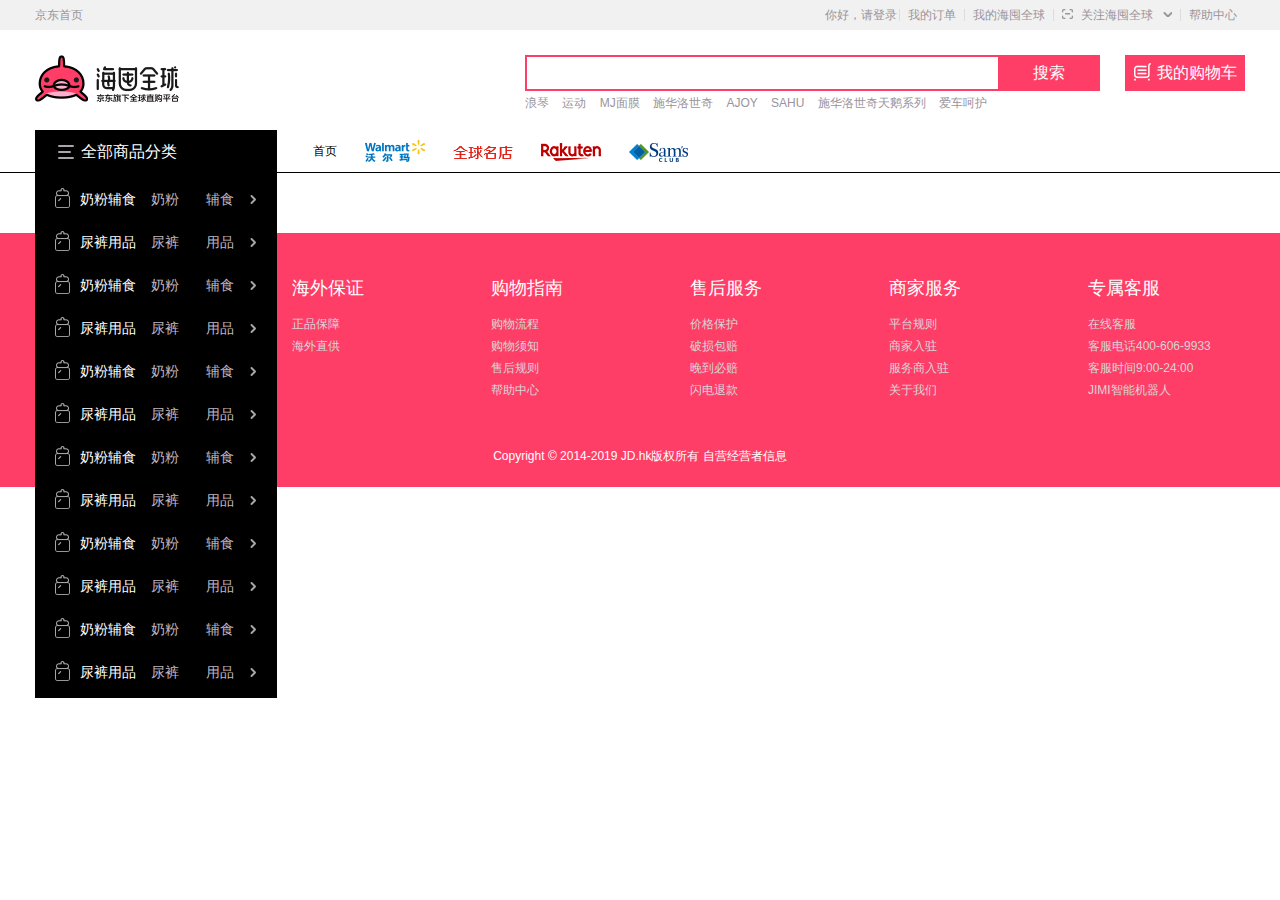
<file: jdhk/src/moban.html>
<!DOCTYPE html>
<html>

	<head>
		<meta charset="UTF-8">
		<title>海囤全球_海外购_海外购物网_100%正品保证-京东</title>
		<link rel="icon" href="//static.360buyimg.com/globalwide/dist/v20190408/i/favicon.ico" mce_href="//static.360buyimg.com/globalwide/dist/v20190408/i/favicon.ico" type="image/x-icon">
		<link rel="stylesheet" type="text/css" href="css/base_px.css" />
		<link rel="stylesheet" type="text/css" href="css/common.css" />

		<script src="lib/jquery.min.js" type="text/javascript" charset="utf-8"></script>
		<script src="js/common.js" type="text/javascript" charset="utf-8"></script>
		<script src="js/index.js" type="text/javascript" charset="utf-8"></script>
	</head>

	<body>
		<!-- header 头部开始-->
		<div id="header">
			<div class="header con clearfix">
				<span class="link_index">
					<a href="../index01.html">京东首页</a>
				</span>
				<ul class="fr">
					<li id="login">
						<a href="html/login.html" class="login">你好，请登录</a>
						
					</li>
					<li></li>
					<li>
						<a href="html/carts.html">我的订单</a>
					</li>
					<li></li>
					<li>我的海囤全球</li>
					<li></li>
					<li class="show_qr">
						<div class="title"><i class="at_qr"></i>关注海囤全球<i class="at_jt"></i></div>
						<div class="hd_qr">
							<img src="img/header_qr.jpg" />
							<p>扫一扫</p>
							<p>随时随地海tun全球</p>
						</div>
					</li>

					<li></li>
					<li>帮助中心</li>
				</ul>
			</div>
		</div>
		<!-- header 头部结束-->
		<!-- 搜索部分加logo部分开始-->
		<div id="logo" class="clearfix">
			<div class="logo con">
				<h1><a href="index01.html">京东海囤全球			</a></h1>
				<div class="cart fr">
					<i></i>
					<a href="html/carts.html">我的购物车</a>
				</div>
				<div class="from fr">
					<input type="text" id="search" class="search" value="" />
					<input type="button" id="btn" value="搜索" />
					<div class="tips">
						<a href="###">浪琴 </a>
						<a href="###">运动</a>
						<a href="###">MJ面膜</a>
						<a href="###">施华洛世奇</a>
						<a href="###">AJOY</a>
						<a href="###">SAHU</a>
						<a href="###">施华洛世奇天鹅系列</a>
						<a href="###">爱车呵护</a>
					</div>
				</div>

			</div>
		</div>
		<!-- 搜索部分加logo部分结束-->

		<!--nav 导航部分开始-->
		<div id="nav" class="clearfix">
			<div class="nav clearfix con">
				<div class="all fl">
					<i class="all_bg"></i>
					<a href="html/list_page.html">全部商品分类</a>
					<div class="all_item">
						
						<div class="list_item clearfix">
<p></p>
							<i class="item_l"></i>
							<i class="item_r "></i>
							<h3>
								
								<a href="#">奶粉辅食</a></h3>
							<h4><a href="#">奶粉</a></h4>
							<h4><a href="#">辅食</a></h4>
							<div class="details_item">
								<div class="details_l fl">
									<h5>奶粉</h5>
									<div>
										<a href="#">1段</a>
										<a href="#">2段</a>
										<a href="#">3段</a>
										<a href="#">4段</a>
										<a href="#">孕妈奶粉</a>
										<a href="#">有机奶粉</a>
										<a href="#">特殊配方</a>
									</div>

									<h5>宝宝辅食</h5>
									<div>
										<a href="#">米粉/菜粉</a>
										<a href="#">果汁/果泥</a>
										<a href="#">宝宝零食</a>
									</div>
									<h5>宝宝营养</h5>
									<div>
										<a href="#">益生菌/初乳</a>
										<a href="#">DHA</a>
										<a href="#">钙铁锌/维生素</a>
									</div>
									<h5>孕妈必备</h5>

									<div>
										<a href="#">孕期营养</a>
										<a href="#">孕妈护肤</a>
										<a href="#">
											待产/新生</a>
										<a href="#">产后塑身</a>
										<a href="#">妈咪包</a>

									</div>
								</div>
								<div class="details_r fl">
	<ul class="details_r_img">
		<li><a href="#"><img src="img/nav_item01.jpg" alt="" /></a></li>
		<li><a href="#"><img src="img/nav_item02.jpg" alt="" /></a></li>
		<li><a href="#"><img src="img/nav_item01.jpg" alt="" /></a></li>
		<li><a href="#"><img src="img/nav_item02.jpg" alt="" /></a></li>
		<li><a href="#"><img src="img/nav_item01.jpg" alt="" /></a></li>
		<li><a href="#"><img src="img/nav_item02.jpg" alt="" /></a></li>
		<li><a href="#"><img src="img/nav_item01.jpg" alt="" /></a></li>
		<li><a href="#"><img src="img/nav_item02.jpg" alt="" /></a></li>
	</ul>
	<a href="#"><img src="img/nav_item03.jpg"/></a>
								</div>
							</div>
						</div>
					
											<div class="list_item clearfix">
												<p></p>
							<i class="item_l"></i>
							<i class="item_r "></i>
							<h3>
								
								<a href="#">尿裤用品</a></h3>
							<h4><a href="#">尿裤</a></h4>
							<h4><a href="#">用品</a></h4>
							<div class="details_item">
								<div class="details_l fl">
									<h5>尿裤</h5>
									<div>
										<a href="#">1段</a>
										<a href="#">2段</a>
										<a href="#">3段</a>
										<a href="#">4段</a>
										<a href="#">孕妈奶粉</a>
										<a href="#">有机奶粉</a>
										<a href="#">特殊配方</a>
									</div>

									<h5>宝宝辅食</h5>
									<div>
										<a href="#">米粉/菜粉</a>
										<a href="#">果汁/果泥</a>
										<a href="#">宝宝零食</a>
									</div>
									<h5>宝宝营养</h5>
									<div>
										<a href="#">益生菌/初乳</a>
										<a href="#">DHA</a>
										<a href="#">钙铁锌/维生素</a>
									</div>
									<h5>孕妈必备</h5>

									<div>
										<a href="#">孕期营养</a>
										<a href="#">孕妈护肤</a>
										<a href="#">
											待产/新生</a>
										<a href="#">产后塑身</a>
										<a href="#">妈咪包</a>

									</div>
								</div>
								<div class="details_r fl">
	<ul class="details_r_img">
		<li><a href="#"><img src="img/nav_item01.jpg" alt="" /></a></li>
		<li><a href="#"><img src="img/nav_item02.jpg" alt="" /></a></li>
		<li><a href="#"><img src="img/nav_item01.jpg" alt="" /></a></li>
		<li><a href="#"><img src="img/nav_item02.jpg" alt="" /></a></li>
		<li><a href="#"><img src="img/nav_item01.jpg" alt="" /></a></li>
		<li><a href="#"><img src="img/nav_item02.jpg" alt="" /></a></li>
		<li><a href="#"><img src="img/nav_item01.jpg" alt="" /></a></li>
		<li><a href="#"><img src="img/nav_item02.jpg" alt="" /></a></li>
	</ul>
	<a href="#"><img src="img/nav_item03.jpg"/></a>
								</div>
							</div>
						</div>
					
					
											
						<div class="list_item clearfix">
<p></p>
							<i class="item_l"></i>
							<i class="item_r "></i>
							<h3>
								
								<a href="#">奶粉辅食</a></h3>
							<h4><a href="#">奶粉</a></h4>
							<h4><a href="#">辅食</a></h4>
							<div class="details_item">
								<div class="details_l fl">
									<h5>奶粉</h5>
									<div>
										<a href="#">1段</a>
										<a href="#">2段</a>
										<a href="#">3段</a>
										<a href="#">4段</a>
										<a href="#">孕妈奶粉</a>
										<a href="#">有机奶粉</a>
										<a href="#">特殊配方</a>
									</div>

									<h5>宝宝辅食</h5>
									<div>
										<a href="#">米粉/菜粉</a>
										<a href="#">果汁/果泥</a>
										<a href="#">宝宝零食</a>
									</div>
									<h5>宝宝营养</h5>
									<div>
										<a href="#">益生菌/初乳</a>
										<a href="#">DHA</a>
										<a href="#">钙铁锌/维生素</a>
									</div>
									<h5>孕妈必备</h5>

									<div>
										<a href="#">孕期营养</a>
										<a href="#">孕妈护肤</a>
										<a href="#">
											待产/新生</a>
										<a href="#">产后塑身</a>
										<a href="#">妈咪包</a>

									</div>
								</div>
								<div class="details_r fl">
	<ul class="details_r_img">
		<li><a href="#"><img src="img/nav_item01.jpg" alt="" /></a></li>
		<li><a href="#"><img src="img/nav_item02.jpg" alt="" /></a></li>
		<li><a href="#"><img src="img/nav_item01.jpg" alt="" /></a></li>
		<li><a href="#"><img src="img/nav_item02.jpg" alt="" /></a></li>
		<li><a href="#"><img src="img/nav_item01.jpg" alt="" /></a></li>
		<li><a href="#"><img src="img/nav_item02.jpg" alt="" /></a></li>
		<li><a href="#"><img src="img/nav_item01.jpg" alt="" /></a></li>
		<li><a href="#"><img src="img/nav_item02.jpg" alt="" /></a></li>
	</ul>
	<a href="#"><img src="img/nav_item03.jpg"/></a>
								</div>
							</div>
						</div>
					
											<div class="list_item clearfix">
												<p></p>
							<i class="item_l"></i>
							<i class="item_r "></i>
							<h3>
								
								<a href="#">尿裤用品</a></h3>
							<h4><a href="#">尿裤</a></h4>
							<h4><a href="#">用品</a></h4>
							<div class="details_item">
								<div class="details_l fl">
									<h5>尿裤</h5>
									<div>
										<a href="#">1段</a>
										<a href="#">2段</a>
										<a href="#">3段</a>
										<a href="#">4段</a>
										<a href="#">孕妈奶粉</a>
										<a href="#">有机奶粉</a>
										<a href="#">特殊配方</a>
									</div>

									<h5>宝宝辅食</h5>
									<div>
										<a href="#">米粉/菜粉</a>
										<a href="#">果汁/果泥</a>
										<a href="#">宝宝零食</a>
									</div>
									<h5>宝宝营养</h5>
									<div>
										<a href="#">益生菌/初乳</a>
										<a href="#">DHA</a>
										<a href="#">钙铁锌/维生素</a>
									</div>
									<h5>孕妈必备</h5>

									<div>
										<a href="#">孕期营养</a>
										<a href="#">孕妈护肤</a>
										<a href="#">
											待产/新生</a>
										<a href="#">产后塑身</a>
										<a href="#">妈咪包</a>

									</div>
								</div>
								<div class="details_r fl">
	<ul class="details_r_img">
		<li><a href="#"><img src="img/nav_item01.jpg" alt="" /></a></li>
		<li><a href="#"><img src="img/nav_item02.jpg" alt="" /></a></li>
		<li><a href="#"><img src="img/nav_item01.jpg" alt="" /></a></li>
		<li><a href="#"><img src="img/nav_item02.jpg" alt="" /></a></li>
		<li><a href="#"><img src="img/nav_item01.jpg" alt="" /></a></li>
		<li><a href="#"><img src="img/nav_item02.jpg" alt="" /></a></li>
		<li><a href="#"><img src="img/nav_item01.jpg" alt="" /></a></li>
		<li><a href="#"><img src="img/nav_item02.jpg" alt="" /></a></li>
	</ul>
	<a href="#"><img src="img/nav_item03.jpg"/></a>
								</div>
							</div>
						</div>
					
					
											
						<div class="list_item clearfix">
							<p></p>

							<i class="item_l"></i>
							<i class="item_r "></i>
							<h3>
								
								<a href="#">奶粉辅食</a></h3>
							<h4><a href="#">奶粉</a></h4>
							<h4><a href="#">辅食</a></h4>
							<div class="details_item">
								<div class="details_l fl">
									<h5>奶粉</h5>
									<div>
										<a href="#">1段</a>
										<a href="#">2段</a>
										<a href="#">3段</a>
										<a href="#">4段</a>
										<a href="#">孕妈奶粉</a>
										<a href="#">有机奶粉</a>
										<a href="#">特殊配方</a>
									</div>

									<h5>宝宝辅食</h5>
									<div>
										<a href="#">米粉/菜粉</a>
										<a href="#">果汁/果泥</a>
										<a href="#">宝宝零食</a>
									</div>
									<h5>宝宝营养</h5>
									<div>
										<a href="#">益生菌/初乳</a>
										<a href="#">DHA</a>
										<a href="#">钙铁锌/维生素</a>
									</div>
									<h5>孕妈必备</h5>

									<div>
										<a href="#">孕期营养</a>
										<a href="#">孕妈护肤</a>
										<a href="#">
											待产/新生</a>
										<a href="#">产后塑身</a>
										<a href="#">妈咪包</a>

									</div>
								</div>
								<div class="details_r fl">
	<ul class="details_r_img">
		<li><a href="#"><img src="img/nav_item01.jpg" alt="" /></a></li>
		<li><a href="#"><img src="img/nav_item02.jpg" alt="" /></a></li>
		<li><a href="#"><img src="img/nav_item01.jpg" alt="" /></a></li>
		<li><a href="#"><img src="img/nav_item02.jpg" alt="" /></a></li>
		<li><a href="#"><img src="img/nav_item01.jpg" alt="" /></a></li>
		<li><a href="#"><img src="img/nav_item02.jpg" alt="" /></a></li>
		<li><a href="#"><img src="img/nav_item01.jpg" alt="" /></a></li>
		<li><a href="#"><img src="img/nav_item02.jpg" alt="" /></a></li>
	</ul>
	<a href="#"><img src="img/nav_item03.jpg"/></a>
								</div>
							</div>
						</div>
					
											<div class="list_item clearfix">
												<p></p>
							<i class="item_l"></i>
							<i class="item_r "></i>
							<h3>
								
								<a href="#">尿裤用品</a></h3>
							<h4><a href="#">尿裤</a></h4>
							<h4><a href="#">用品</a></h4>
							<div class="details_item">
								<div class="details_l fl">
									<h5>尿裤</h5>
									<div>
										<a href="#">1段</a>
										<a href="#">2段</a>
										<a href="#">3段</a>
										<a href="#">4段</a>
										<a href="#">孕妈奶粉</a>
										<a href="#">有机奶粉</a>
										<a href="#">特殊配方</a>
									</div>

									<h5>宝宝辅食</h5>
									<div>
										<a href="#">米粉/菜粉</a>
										<a href="#">果汁/果泥</a>
										<a href="#">宝宝零食</a>
									</div>
									<h5>宝宝营养</h5>
									<div>
										<a href="#">益生菌/初乳</a>
										<a href="#">DHA</a>
										<a href="#">钙铁锌/维生素</a>
									</div>
									<h5>孕妈必备</h5>

									<div>
										<a href="#">孕期营养</a>
										<a href="#">孕妈护肤</a>
										<a href="#">
											待产/新生</a>
										<a href="#">产后塑身</a>
										<a href="#">妈咪包</a>

									</div>
								</div>
								<div class="details_r fl">
	<ul class="details_r_img">
		<li><a href="#"><img src="img/nav_item01.jpg" alt="" /></a></li>
		<li><a href="#"><img src="img/nav_item02.jpg" alt="" /></a></li>
		<li><a href="#"><img src="img/nav_item01.jpg" alt="" /></a></li>
		<li><a href="#"><img src="img/nav_item02.jpg" alt="" /></a></li>
		<li><a href="#"><img src="img/nav_item01.jpg" alt="" /></a></li>
		<li><a href="#"><img src="img/nav_item02.jpg" alt="" /></a></li>
		<li><a href="#"><img src="img/nav_item01.jpg" alt="" /></a></li>
		<li><a href="#"><img src="img/nav_item02.jpg" alt="" /></a></li>
	</ul>
	<a href="#"><img src="img/nav_item03.jpg"/></a>
								</div>
							</div>
						</div>
					
					
											
						<div class="list_item clearfix">
							<p></p>

							<i class="item_l"></i>
							<i class="item_r "></i>
							<h3>
								
								<a href="#">奶粉辅食</a></h3>
							<h4><a href="#">奶粉</a></h4>
							<h4><a href="#">辅食</a></h4>
							<div class="details_item">
								<div class="details_l fl">
									<h5>奶粉</h5>
									<div>
										<a href="#">1段</a>
										<a href="#">2段</a>
										<a href="#">3段</a>
										<a href="#">4段</a>
										<a href="#">孕妈奶粉</a>
										<a href="#">有机奶粉</a>
										<a href="#">特殊配方</a>
									</div>

									<h5>宝宝辅食</h5>
									<div>
										<a href="#">米粉/菜粉</a>
										<a href="#">果汁/果泥</a>
										<a href="#">宝宝零食</a>
									</div>
									<h5>宝宝营养</h5>
									<div>
										<a href="#">益生菌/初乳</a>
										<a href="#">DHA</a>
										<a href="#">钙铁锌/维生素</a>
									</div>
									<h5>孕妈必备</h5>

									<div>
										<a href="#">孕期营养</a>
										<a href="#">孕妈护肤</a>
										<a href="#">
											待产/新生</a>
										<a href="#">产后塑身</a>
										<a href="#">妈咪包</a>

									</div>
								</div>
								<div class="details_r fl">
	<ul class="details_r_img">
		<li><a href="#"><img src="img/nav_item01.jpg" alt="" /></a></li>
		<li><a href="#"><img src="img/nav_item02.jpg" alt="" /></a></li>
		<li><a href="#"><img src="img/nav_item01.jpg" alt="" /></a></li>
		<li><a href="#"><img src="img/nav_item02.jpg" alt="" /></a></li>
		<li><a href="#"><img src="img/nav_item01.jpg" alt="" /></a></li>
		<li><a href="#"><img src="img/nav_item02.jpg" alt="" /></a></li>
		<li><a href="#"><img src="img/nav_item01.jpg" alt="" /></a></li>
		<li><a href="#"><img src="img/nav_item02.jpg" alt="" /></a></li>
	</ul>
	<a href="#"><img src="img/nav_item03.jpg"/></a>
								</div>
							</div>
						</div>
					
											<div class="list_item clearfix">
												<p></p>
							<i class="item_l"></i>
							<i class="item_r "></i>
							<h3>
								
								<a href="#">尿裤用品</a></h3>
							<h4><a href="#">尿裤</a></h4>
							<h4><a href="#">用品</a></h4>
							<div class="details_item">
								<div class="details_l fl">
									<h5>尿裤</h5>
									<div>
										<a href="#">1段</a>
										<a href="#">2段</a>
										<a href="#">3段</a>
										<a href="#">4段</a>
										<a href="#">孕妈奶粉</a>
										<a href="#">有机奶粉</a>
										<a href="#">特殊配方</a>
									</div>

									<h5>宝宝辅食</h5>
									<div>
										<a href="#">米粉/菜粉</a>
										<a href="#">果汁/果泥</a>
										<a href="#">宝宝零食</a>
									</div>
									<h5>宝宝营养</h5>
									<div>
										<a href="#">益生菌/初乳</a>
										<a href="#">DHA</a>
										<a href="#">钙铁锌/维生素</a>
									</div>
									<h5>孕妈必备</h5>

									<div>
										<a href="#">孕期营养</a>
										<a href="#">孕妈护肤</a>
										<a href="#">
											待产/新生</a>
										<a href="#">产后塑身</a>
										<a href="#">妈咪包</a>

									</div>
								</div>
								<div class="details_r fl">
	<ul class="details_r_img">
		<li><a href="#"><img src="img/nav_item01.jpg" alt="" /></a></li>
		<li><a href="#"><img src="img/nav_item02.jpg" alt="" /></a></li>
		<li><a href="#"><img src="img/nav_item01.jpg" alt="" /></a></li>
		<li><a href="#"><img src="img/nav_item02.jpg" alt="" /></a></li>
		<li><a href="#"><img src="img/nav_item01.jpg" alt="" /></a></li>
		<li><a href="#"><img src="img/nav_item02.jpg" alt="" /></a></li>
		<li><a href="#"><img src="img/nav_item01.jpg" alt="" /></a></li>
		<li><a href="#"><img src="img/nav_item02.jpg" alt="" /></a></li>
	</ul>
	<a href="#"><img src="img/nav_item03.jpg"/></a>
								</div>
							</div>
						</div>
					
					
											
						<div class="list_item clearfix">
							<p></p>

							<i class="item_l"></i>
							<i class="item_r "></i>
							<h3>
								
								<a href="#">奶粉辅食</a></h3>
							<h4><a href="#">奶粉</a></h4>
							<h4><a href="#">辅食</a></h4>
							<div class="details_item">
								<div class="details_l fl">
									<h5>奶粉</h5>
									<div>
										<a href="#">1段</a>
										<a href="#">2段</a>
										<a href="#">3段</a>
										<a href="#">4段</a>
										<a href="#">孕妈奶粉</a>
										<a href="#">有机奶粉</a>
										<a href="#">特殊配方</a>
									</div>

									<h5>宝宝辅食</h5>
									<div>
										<a href="#">米粉/菜粉</a>
										<a href="#">果汁/果泥</a>
										<a href="#">宝宝零食</a>
									</div>
									<h5>宝宝营养</h5>
									<div>
										<a href="#">益生菌/初乳</a>
										<a href="#">DHA</a>
										<a href="#">钙铁锌/维生素</a>
									</div>
									<h5>孕妈必备</h5>

									<div>
										<a href="#">孕期营养</a>
										<a href="#">孕妈护肤</a>
										<a href="#">
											待产/新生</a>
										<a href="#">产后塑身</a>
										<a href="#">妈咪包</a>

									</div>
								</div>
								<div class="details_r fl">
	<ul class="details_r_img">
		<li><a href="#"><img src="img/nav_item01.jpg" alt="" /></a></li>
		<li><a href="#"><img src="img/nav_item02.jpg" alt="" /></a></li>
		<li><a href="#"><img src="img/nav_item01.jpg" alt="" /></a></li>
		<li><a href="#"><img src="img/nav_item02.jpg" alt="" /></a></li>
		<li><a href="#"><img src="img/nav_item01.jpg" alt="" /></a></li>
		<li><a href="#"><img src="img/nav_item02.jpg" alt="" /></a></li>
		<li><a href="#"><img src="img/nav_item01.jpg" alt="" /></a></li>
		<li><a href="#"><img src="img/nav_item02.jpg" alt="" /></a></li>
	</ul>
	<a href="#"><img src="img/nav_item03.jpg"/></a>
								</div>
							</div>
						</div>
					
											<div class="list_item clearfix">
												<p></p>
							<i class="item_l"></i>
							<i class="item_r "></i>
							<h3>
								
								<a href="#">尿裤用品</a></h3>
							<h4><a href="#">尿裤</a></h4>
							<h4><a href="#">用品</a></h4>
							<div class="details_item">
								<div class="details_l fl">
									<h5>尿裤</h5>
									<div>
										<a href="#">1段</a>
										<a href="#">2段</a>
										<a href="#">3段</a>
										<a href="#">4段</a>
										<a href="#">孕妈奶粉</a>
										<a href="#">有机奶粉</a>
										<a href="#">特殊配方</a>
									</div>

									<h5>宝宝辅食</h5>
									<div>
										<a href="#">米粉/菜粉</a>
										<a href="#">果汁/果泥</a>
										<a href="#">宝宝零食</a>
									</div>
									<h5>宝宝营养</h5>
									<div>
										<a href="#">益生菌/初乳</a>
										<a href="#">DHA</a>
										<a href="#">钙铁锌/维生素</a>
									</div>
									<h5>孕妈必备</h5>

									<div>
										<a href="#">孕期营养</a>
										<a href="#">孕妈护肤</a>
										<a href="#">
											待产/新生</a>
										<a href="#">产后塑身</a>
										<a href="#">妈咪包</a>

									</div>
								</div>
								<div class="details_r fl">
	<ul class="details_r_img">
		<li><a href="#"><img src="img/nav_item01.jpg" alt="" /></a></li>
		<li><a href="#"><img src="img/nav_item02.jpg" alt="" /></a></li>
		<li><a href="#"><img src="img/nav_item01.jpg" alt="" /></a></li>
		<li><a href="#"><img src="img/nav_item02.jpg" alt="" /></a></li>
		<li><a href="#"><img src="img/nav_item01.jpg" alt="" /></a></li>
		<li><a href="#"><img src="img/nav_item02.jpg" alt="" /></a></li>
		<li><a href="#"><img src="img/nav_item01.jpg" alt="" /></a></li>
		<li><a href="#"><img src="img/nav_item02.jpg" alt="" /></a></li>
	</ul>
	<a href="#"><img src="img/nav_item03.jpg"/></a>
								</div>
							</div>
						</div>
					
					
											
						<div class="list_item clearfix">
							<p></p>

							<i class="item_l"></i>
							<i class="item_r "></i>
							<h3>
								
								<a href="#">奶粉辅食</a></h3>
							<h4><a href="#">奶粉</a></h4>
							<h4><a href="#">辅食</a></h4>
							<div class="details_item">
								<div class="details_l fl">
									<h5>奶粉</h5>
									<div>
										<a href="#">1段</a>
										<a href="#">2段</a>
										<a href="#">3段</a>
										<a href="#">4段</a>
										<a href="#">孕妈奶粉</a>
										<a href="#">有机奶粉</a>
										<a href="#">特殊配方</a>
									</div>

									<h5>宝宝辅食</h5>
									<div>
										<a href="#">米粉/菜粉</a>
										<a href="#">果汁/果泥</a>
										<a href="#">宝宝零食</a>
									</div>
									<h5>宝宝营养</h5>
									<div>
										<a href="#">益生菌/初乳</a>
										<a href="#">DHA</a>
										<a href="#">钙铁锌/维生素</a>
									</div>
									<h5>孕妈必备</h5>

									<div>
										<a href="#">孕期营养</a>
										<a href="#">孕妈护肤</a>
										<a href="#">
											待产/新生</a>
										<a href="#">产后塑身</a>
										<a href="#">妈咪包</a>

									</div>
								</div>
								<div class="details_r fl">
	<ul class="details_r_img">
		<li><a href="#"><img src="img/nav_item01.jpg" alt="" /></a></li>
		<li><a href="#"><img src="img/nav_item02.jpg" alt="" /></a></li>
		<li><a href="#"><img src="img/nav_item01.jpg" alt="" /></a></li>
		<li><a href="#"><img src="img/nav_item02.jpg" alt="" /></a></li>
		<li><a href="#"><img src="img/nav_item01.jpg" alt="" /></a></li>
		<li><a href="#"><img src="img/nav_item02.jpg" alt="" /></a></li>
		<li><a href="#"><img src="img/nav_item01.jpg" alt="" /></a></li>
		<li><a href="#"><img src="img/nav_item02.jpg" alt="" /></a></li>
	</ul>
	<a href="#"><img src="img/nav_item03.jpg"/></a>
								</div>
							</div>
						</div>
					
											<div class="list_item clearfix">
												<p></p>
							<i class="item_l"></i>
							<i class="item_r "></i>
							<h3>
								
								<a href="#">尿裤用品</a></h3>
							<h4><a href="#">尿裤</a></h4>
							<h4><a href="#">用品</a></h4>
							<div class="details_item">
								<div class="details_l fl">
									<h5>尿裤</h5>
									<div>
										<a href="#">1段</a>
										<a href="#">2段</a>
										<a href="#">3段</a>
										<a href="#">4段</a>
										<a href="#">孕妈奶粉</a>
										<a href="#">有机奶粉</a>
										<a href="#">特殊配方</a>
									</div>

									<h5>宝宝辅食</h5>
									<div>
										<a href="#">米粉/菜粉</a>
										<a href="#">果汁/果泥</a>
										<a href="#">宝宝零食</a>
									</div>
									<h5>宝宝营养</h5>
									<div>
										<a href="#">益生菌/初乳</a>
										<a href="#">DHA</a>
										<a href="#">钙铁锌/维生素</a>
									</div>
									<h5>孕妈必备</h5>

									<div>
										<a href="#">孕期营养</a>
										<a href="#">孕妈护肤</a>
										<a href="#">
											待产/新生</a>
										<a href="#">产后塑身</a>
										<a href="#">妈咪包</a>

									</div>
								</div>
								<div class="details_r fl">
	<ul class="details_r_img">
		<li><a href="#"><img src="img/nav_item01.jpg" alt="" /></a></li>
		<li><a href="#"><img src="img/nav_item02.jpg" alt="" /></a></li>
		<li><a href="#"><img src="img/nav_item01.jpg" alt="" /></a></li>
		<li><a href="#"><img src="img/nav_item02.jpg" alt="" /></a></li>
		<li><a href="#"><img src="img/nav_item01.jpg" alt="" /></a></li>
		<li><a href="#"><img src="img/nav_item02.jpg" alt="" /></a></li>
		<li><a href="#"><img src="img/nav_item01.jpg" alt="" /></a></li>
		<li><a href="#"><img src="img/nav_item02.jpg" alt="" /></a></li>
	</ul>
	<a href="#"><img src="img/nav_item03.jpg"/></a>
								</div>
							</div>
						</div>
					
					
					
					
					</div>
					
					
				</div>

				<ul class="fl">
					<li>
						<a href="index01.html">首页</a>
					</li>
					<li>
						<a href="#"><img src="img/nav01.png" /></a>
					</li>
					<li>
						<a href="#"><img src="img/nav02.png" /></a>
					</li>
					<li>
						<a href="#"><img src="img/nav03.png" /></a>
					</li>
					<li>
						<a href="#"><img src="img/nav04.png" /></a>
					</li>
				</ul>
			</div>
		</div>
		<!--nav 导航部分结束-->

		<!-- 脚部开始-->
		<div id="foot" class="clearfix">
			<div class="foot con clearfix">
				<i class="ft_logo"></i>
				<div class="content fl">

					<ul class="clearfix">
						<li>
							<p>海外保证</p>
							<a href="#">正品保障</a>
							<a href="#">海外直供</a>
						</li>
						<li>
							<p>购物指南</p>
							<a href="#">购物流程</a>
							<a href="#">购物须知</a>
							<a href="#">售后规则</a>
							<a href="#">帮助中心</a>
						</li>
						<li>
							<p>售后服务</p>
							<a href="#">价格保护</a>
							<a href="#">破损包赔</a>
							<a href="#">晚到必赔</a>
							<a href="#">闪电退款</a>
						</li>
						<li>
							<p>商家服务</p>
							<a href="#">平台规则</a>
							<a href="#">商家入驻</a>
							<a href="#">服务商入驻</a>
							<a href="#">关于我们</a>
						</li>
						<li>
							<p>专属客服</p>
							<a href="#">在线客服</a>
							<a href="#">客服电话400-606-9933</a>
							<a href="#">客服时间9:00-24:00</a>
							<a href="#">JIMI智能机器人</a>
						</li>
					</ul>
				</div>
				<p class="copy clearfix fl">Copyright © 2014-2019 JD.hk版权所有 自营经营者信息</p>
			</div>
		</div>
		<!-- 脚部结束-->
	</body>

</html>
</file>
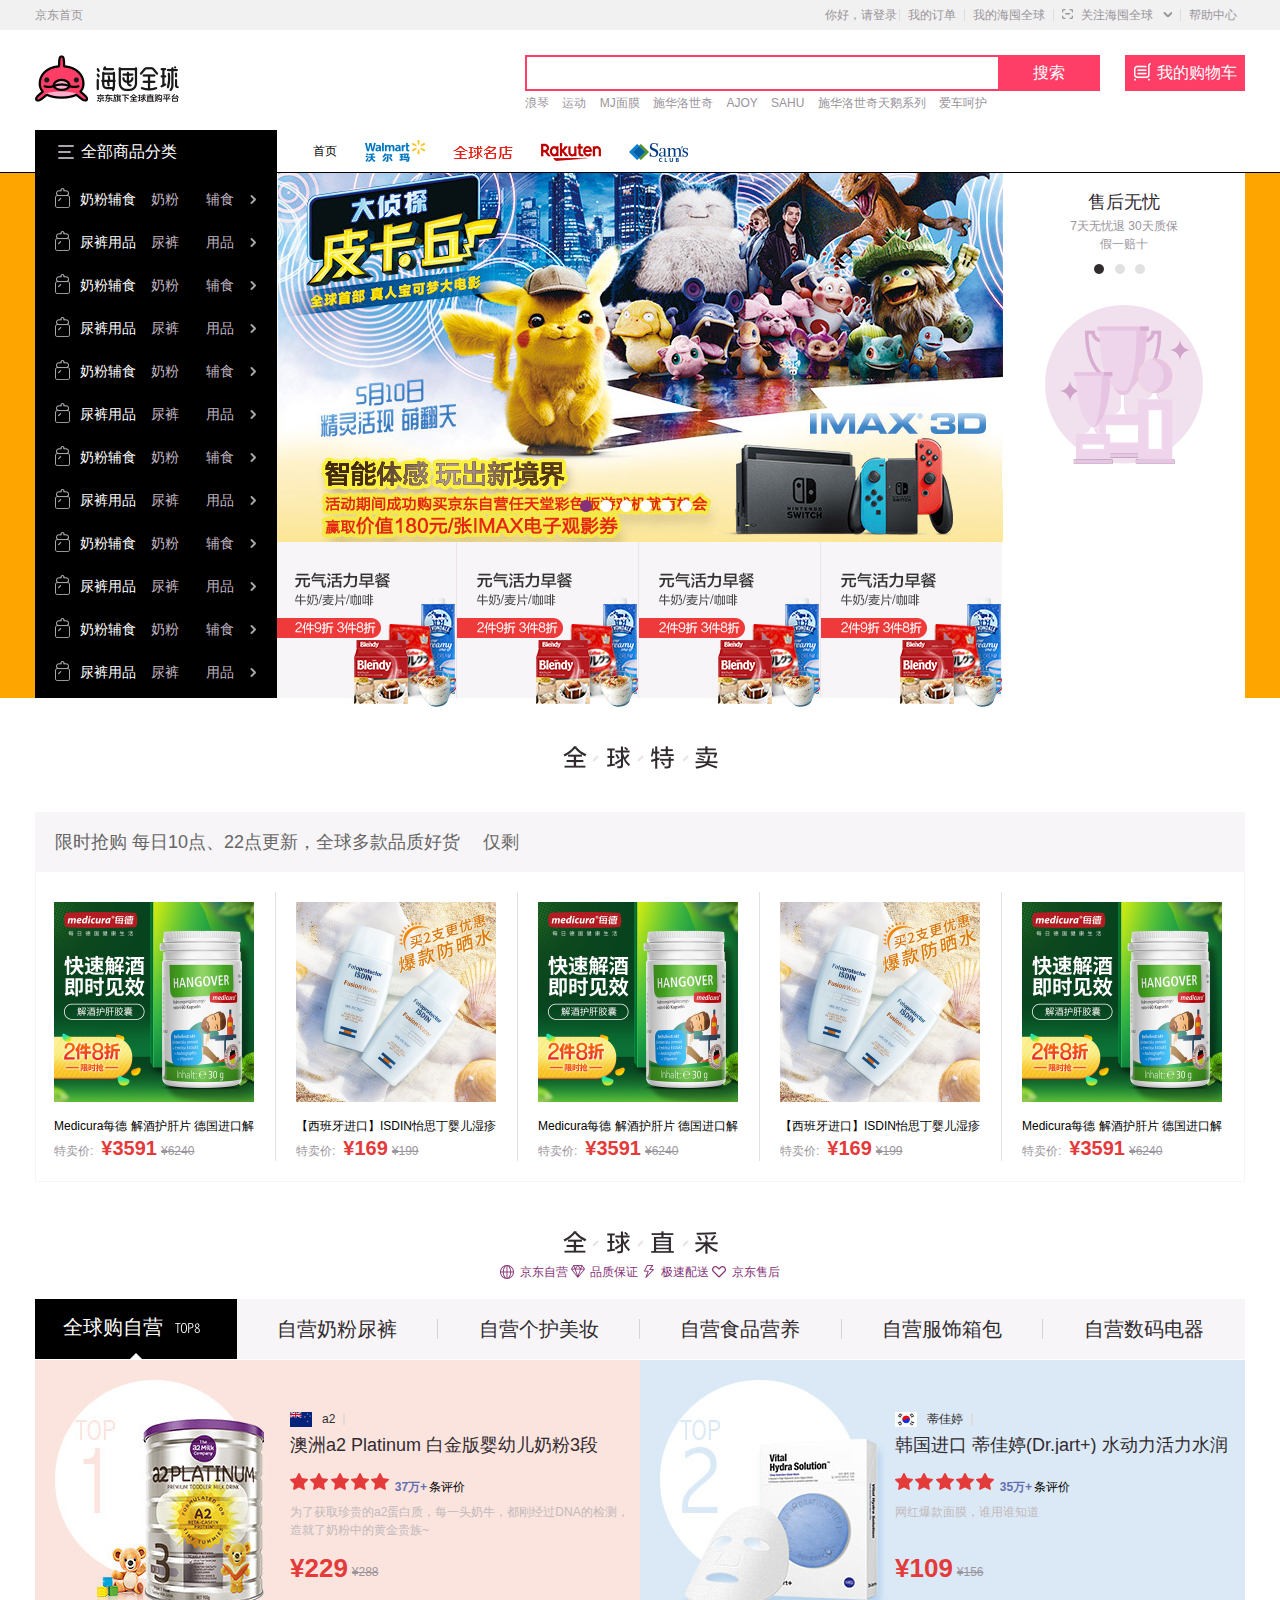
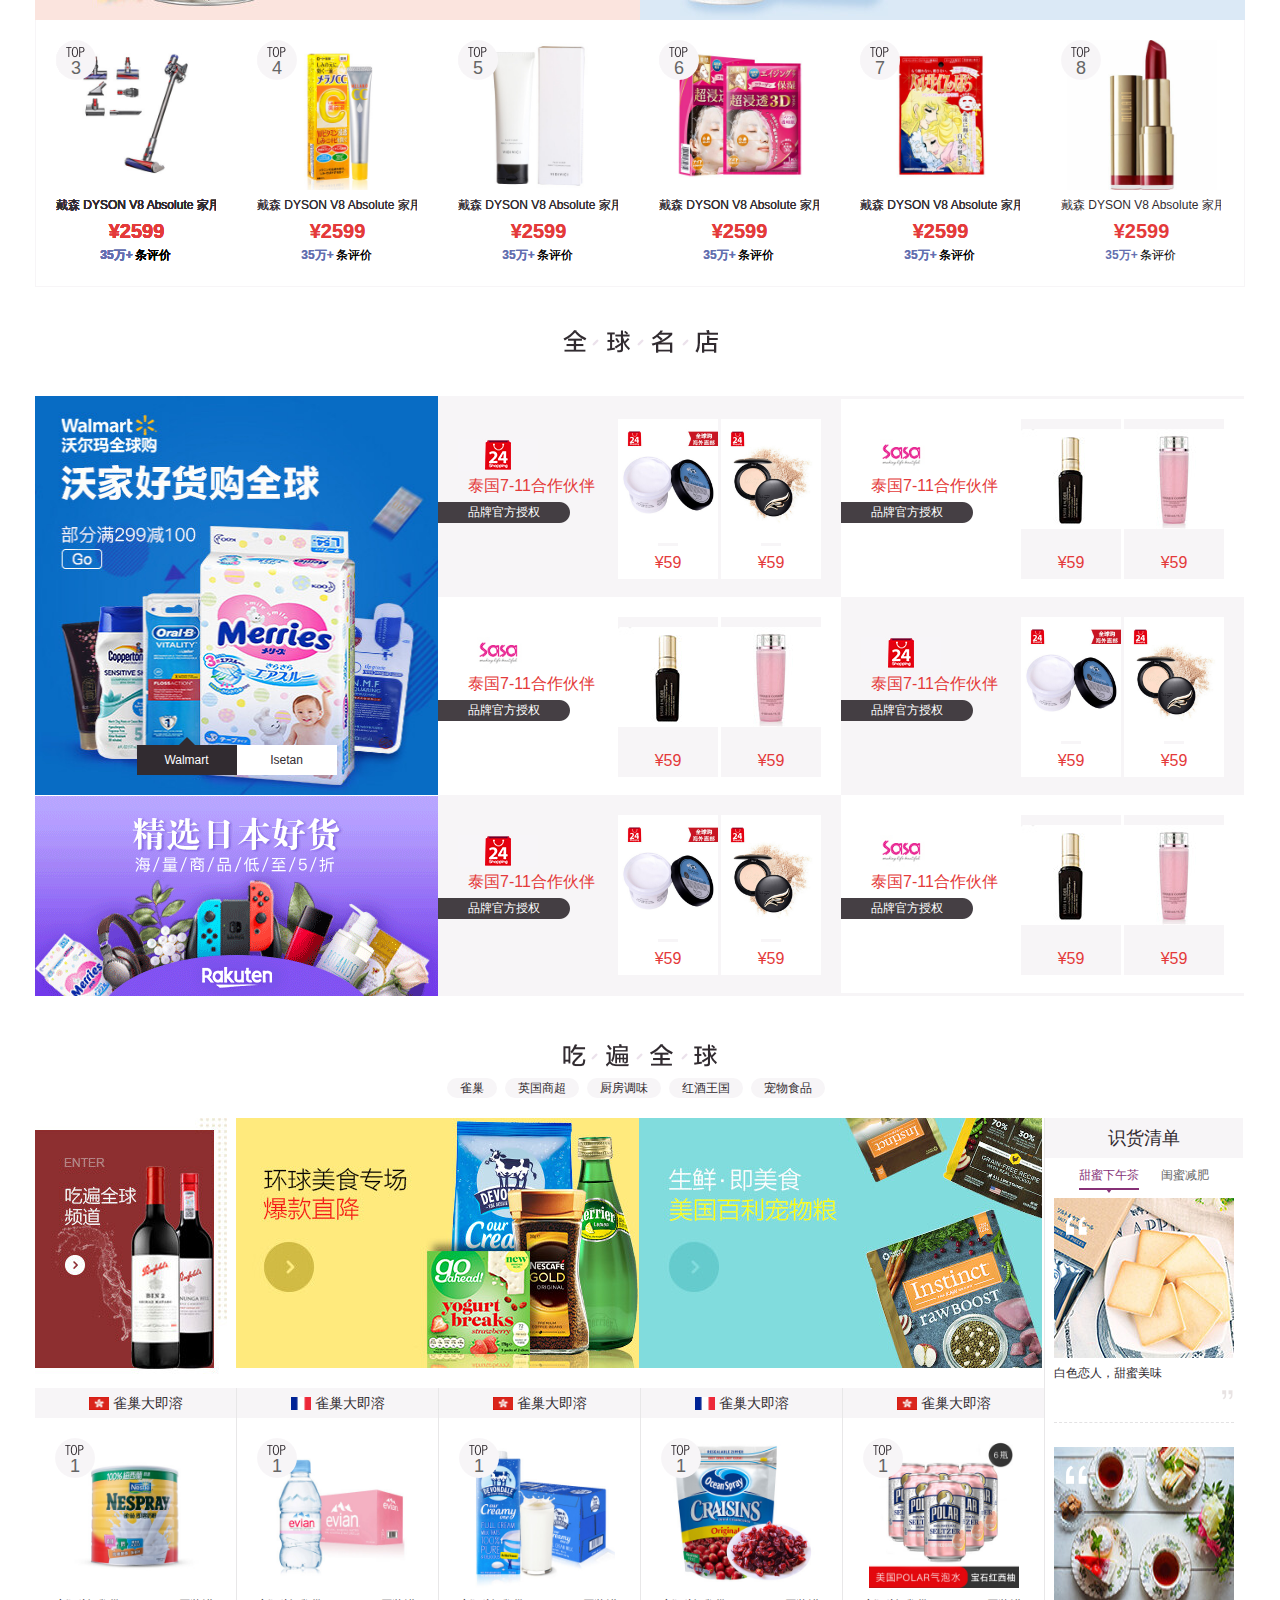
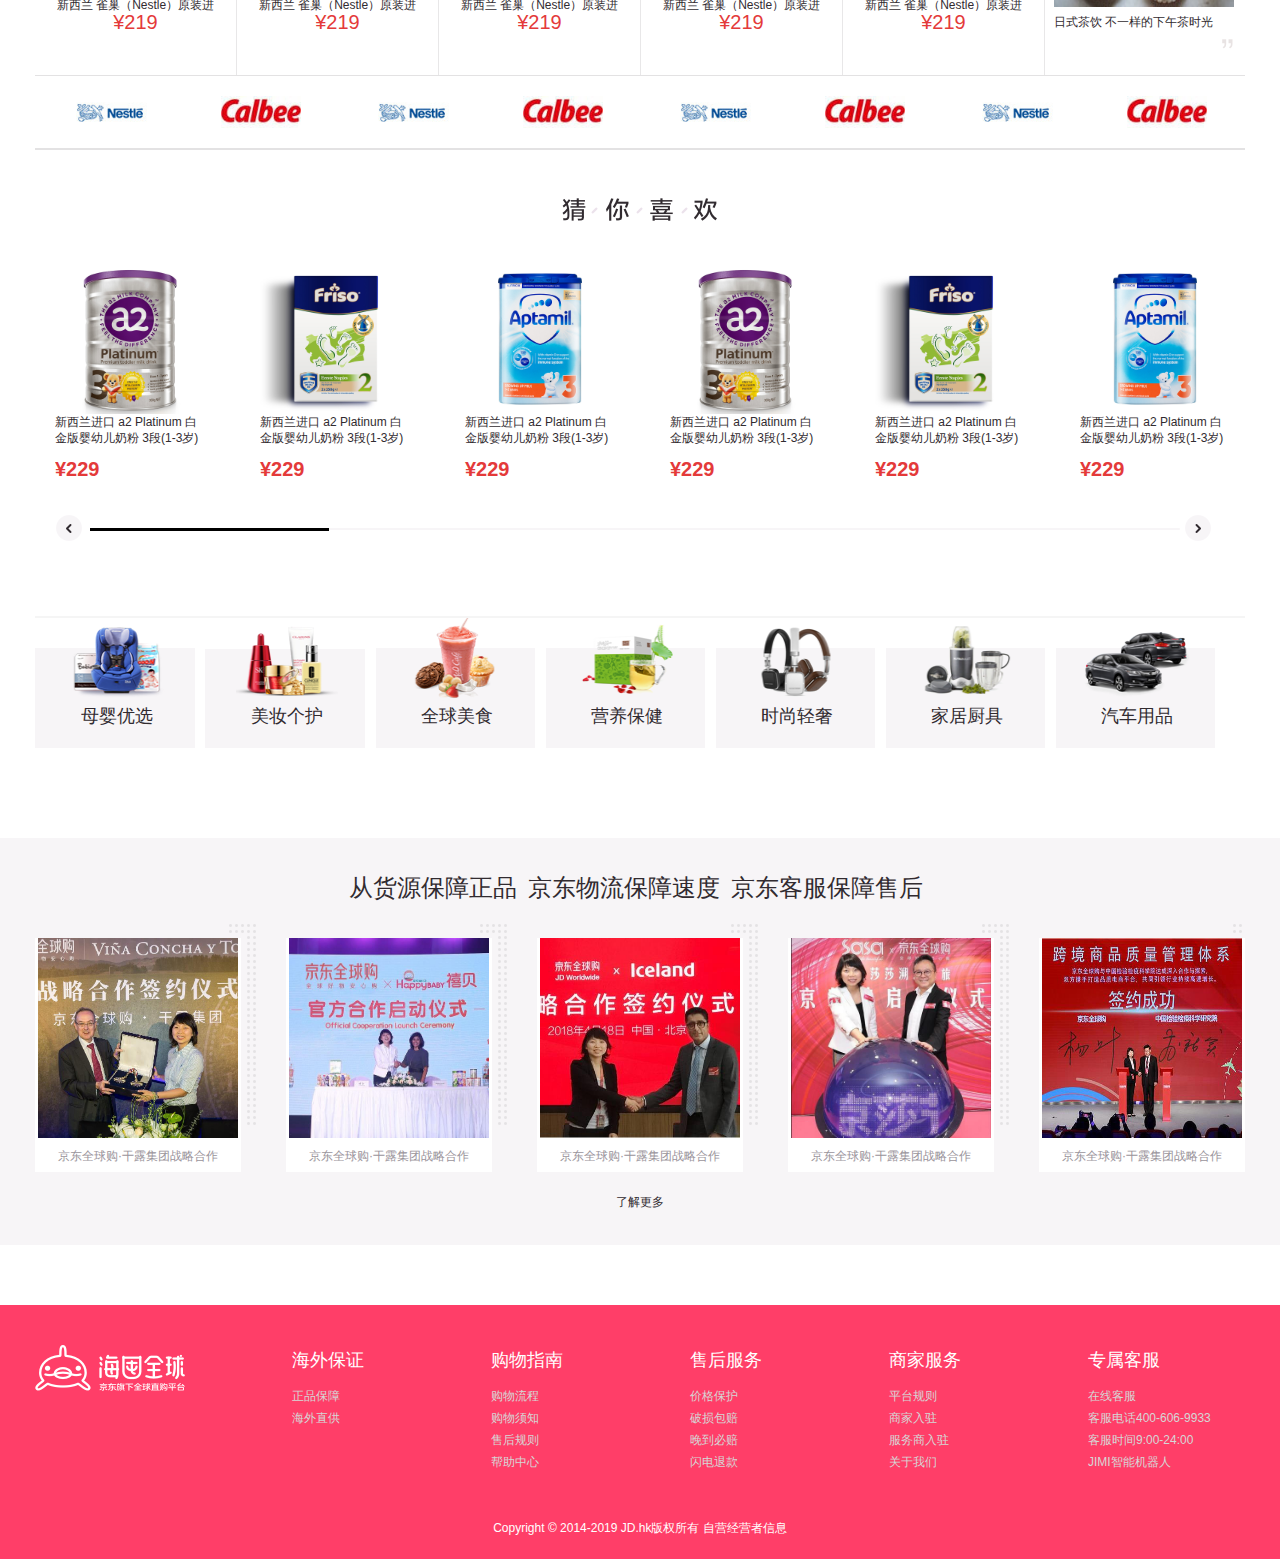
<file: jdhk/src/html/details.html>
<!DOCTYPE html>
<html>

	<head>
		<meta charset="UTF-8">
		<title>海囤全球_海外购_海外购物网_100%正品保证-京东</title>
		<link rel="icon" href="//static.360buyimg.com/globalwide/dist/v20190408/i/favicon.ico" mce_href="//static.360buyimg.com/globalwide/dist/v20190408/i/favicon.ico" type="image/x-icon">
		<link rel="stylesheet" type="text/css" href="/jdhk/src/css/base_px.css" />
		<link rel="stylesheet" type="text/css" href="/jdhk/src/css/common.css" />
		<link rel="stylesheet" type="text/css" href="/jdhk/src/css/dialog.css"/>
		<link rel="stylesheet" type="text/css" href="/jdhk/src/css/detalis.css" />
		<script src="/jdhk/src/lib/jquery.min.js" type="text/javascript" charset="utf-8"></script>
		<script src="/jdhk/src/lib/jquery.cookie.js" type="text/javascript" charset="utf-8"></script>
		
		<script src="/jdhk/src/js/common.js" type="text/javascript" charset="utf-8"></script>
		<script src="/jdhk/src/js/jquery.dialog.js" type="text/javascript" charset="utf-8"></script>
		<script src="/jdhk/src/js/verifyLogin.js" type="text/javascript" charset="utf-8"></script>
		<script src="/jdhk/src/js/details.js" type="text/javascript" charset="utf-8"></script>

	</head>

	<body>
		<!-- header 头部开始-->
		<div id="header">
			<div class="header con clearfix">
				<span class="link_index">
					<a href="../index.html">京东首页</a>
				</span>
				<ul class="fr">
					<li id="login">
						<a href="login.html" class="login">你好，请登录</a>

					</li>
					<li></li>
					<li>
						<a href="carts.html">我的订单</a>
					</li>
					<li></li>
					<li>我的海囤全球</li>
					<li></li>
					<li class="show_qr">
						<div class="title"><i class="at_qr"></i>关注海囤全球<i class="at_jt"></i></div>
						<div class="hd_qr">
							<img src="../img/header_qr.jpg" />
							<p>扫一扫</p>
							<p>随时随地海tun全球</p>
						</div>
					</li>

					<li></li>
					<li>帮助中心</li>
				</ul>
			</div>
		</div>
		<!-- header 头部结束-->
		<!-- 搜索部分加logo部分开始-->
		<div id="logo" class="clearfix">
			<div class="logo con">
				<h1><a href="/jdhk/src/index.html">京东海囤全球			</a></h1>
				<div class="cart fr">
					<i></i>
					<a href="/jdhk/src/html/carts.html">我的购物车</a>
				</div>
				<div class="from fr">
					<input type="text" id="search" class="search" value="" />
					<input type="button" id="btn" value="搜索" />
					<div class="tips">
						<a href="###">浪琴 </a>
						<a href="###">运动</a>
						<a href="###">MJ面膜</a>
						<a href="###">施华洛世奇</a>
						<a href="###">AJOY</a>
						<a href="###">SAHU</a>
						<a href="###">施华洛世奇天鹅系列</a>
						<a href="###">爱车呵护</a>
					</div>
				</div>

			</div>
		</div>
		<!-- 搜索部分加logo部分结束-->

		<div id="shop">
			<div class="shop clearfix con">
				<div class="shop_box">
					<i></i>
					<a href="###" id="shopname"></a>
					<div class="star">
						<div class="starbg">
							<div class="stargrey">
								<p class="starlinght"></p>
							</div>
						</div>
					</div>
					<p class="line"></p>
					<div class="service">
						<i></i> 联系客服
					</div>
					<div class="attention">
						<i></i>
						<span>关注店铺</span>
					</div>
				</div>
			</div>
		</div>

		<div id="content">
			<div class="con clearfix content_box">
				<div class="boxleft">
					<div class="imgBox">
						<img id="bigimg" src="" />
						<div id="shade">

						</div>
						
					</div>
					<div id="showing">
							
						</div>
					<div class="imglis">
						<input type="button" name="" id="pre" value="<" />
						<div class="ulBox">
							<ul class="clearfix">
								<!--<li>
									<img src="/jdhk/src/img/jacket1.jpg" />
								</li>-->

							</ul>
						</div>

						<input type="button" name="" id="next" value=">" />
					</div>
					<div class="share">
						<div class="shareleft">
							<a href="###"> <i></i> 分享</a>
							<a href="###"> <i></i> 关注</a>
						</div>
						<div class="shareright">
							<a href="###">举报</a>
						</div>
					</div>
				</div>
				<div class="boxcenter">
					<div id="title" class="title">

					</div>
					<div class="item">
						经典复古，时尚休闲
					</div>
					<div class="priceBox">
						<div class="summary">
							<p class="price"><span>                           价&nbsp;&nbsp;格
							</span>
								<b>&yen;</b>
								<b id="price"></b>
							</p>
							<p class="tax">
								<span>
									税&nbsp;&nbsp;费
								</span>
								<span>
									商家承担
								</span>
							</p>
							<p class="discounts">
								<span>优惠券</span>
								<span class="text">满15减10</span>
							</p>
						</div>
						<div class="repertory">
							<span>库&nbsp;存</span>
							<b class="num" id="num">
								
							</b>
						</div>
						<div class="addcar clearfix">
							<div class="input_num">
								<input type="text" name="" id="number" class="number" value="1" onkeyup="this.value=this.value.replace(/[^0-9]/g,'');" />
								<div class="add">
									<input type="button" id="add" value="+" />
									<input type="button" id="des" value="-" />
								</div>

							</div>
							<div id="append" class="car">
								加入购物车
							</div>
						</div>
					</div>
				</div>
				<div class="boxright">
					<div class="extra">
						<div class="extra_title">
							看了还看
						</div>
						<div class="lis">
							<ul>
								<!--<li>
									<a href="###"><img src="../img/jacket1.jpg" /></a>
									<p>Puma Suede Classic + 彪马男鞋 经典低帮麂皮板鞋 运动休闲鞋 35263475 41</p>
									<span class="priceright"> <i>&yen;</i> <span >123</span> </span>
								</li>-->

							</ul>
						</div>
						<div class="more clearfix">
							<a href="###" class="up" id="up">

							</a>
							<a href="###" id="below" class="below">

							</a>
						</div>
					</div>
				</div>

			</div>
		</div>

		<div id="referrer">
			<div class="referrer con clearfix">
				<p class="ref_title">
					<span>店长推荐</span>
				</p>
				<div class="ref_content clearfix">
					<ul>
						<!--<li>
							<a href="###"><img src="/jdhk/src/img/jacket1.jpg" /></a>
							<p>耐克（Nike）Air Jordan 13 AJ乔13男子篮球鞋 复刻运动</p>
							<b>
								&yen;123
							</b>
						</li>-->
						
					</ul>
				</div>
			</div>
		</div>

		<!--右边固定栏-->
		<div class="toolbar">
			<div class="fixtop">
				<a href="###" class="carts"> <i></i> <em>购物车</em></a>
				<a href="###" class="ticket"> <i></i> <em>优惠券</em></a>
				<a href="###" class="trigger"> <i></i> <em>联系客户</em></a>
			</div>
			<div class="fixbottom">
				<a href="###" class="qrcode"> <i></i> 
				<div class="jdcode">
					<span id="close">×</span>
					<p>
						使用京东APP<br />
						随时随地看商品
					</p>
					<img src="/jdhk/src/img/jdqecode.png"/>
				</div>
				</a>
				<a href="###" class="feedback"> <i></i> <em>反馈</em></a>
				<a href="###" class="backtop"> <i></i> <em>顶部</em></a>
			</div>

		</div>
		<!-- 脚部开始-->
		<div id="foot" class="clearfix">
			<div class="foot con clearfix">
				<i class="ft_logo"></i>
				<div class="content fl">

					<ul class="clearfix">
						<li>
							<p>海外保证</p>
							<a href="#">正品保障</a>
							<a href="#">海外直供</a>
						</li>
						<li>
							<p>购物指南</p>
							<a href="#">购物流程</a>
							<a href="#">购物须知</a>
							<a href="#">售后规则</a>
							<a href="#">帮助中心</a>
						</li>
						<li>
							<p>售后服务</p>
							<a href="#">价格保护</a>
							<a href="#">破损包赔</a>
							<a href="#">晚到必赔</a>
							<a href="#">闪电退款</a>
						</li>
						<li>
							<p>商家服务</p>
							<a href="#">平台规则</a>
							<a href="#">商家入驻</a>
							<a href="#">服务商入驻</a>
							<a href="#">关于我们</a>
						</li>
						<li>
							<p>专属客服</p>
							<a href="#">在线客服</a>
							<a href="#">客服电话400-606-9933</a>
							<a href="#">客服时间9:00-24:00</a>
							<a href="#">JIMI智能机器人</a>
						</li>
					</ul>
				</div>
				<p class="copy clearfix fl">Copyright © 2014-2019 JD.hk版权所有 自营经营者信息</p>
			</div>
		</div>
		<!-- 脚部结束-->
	</body>

</html>
</file>
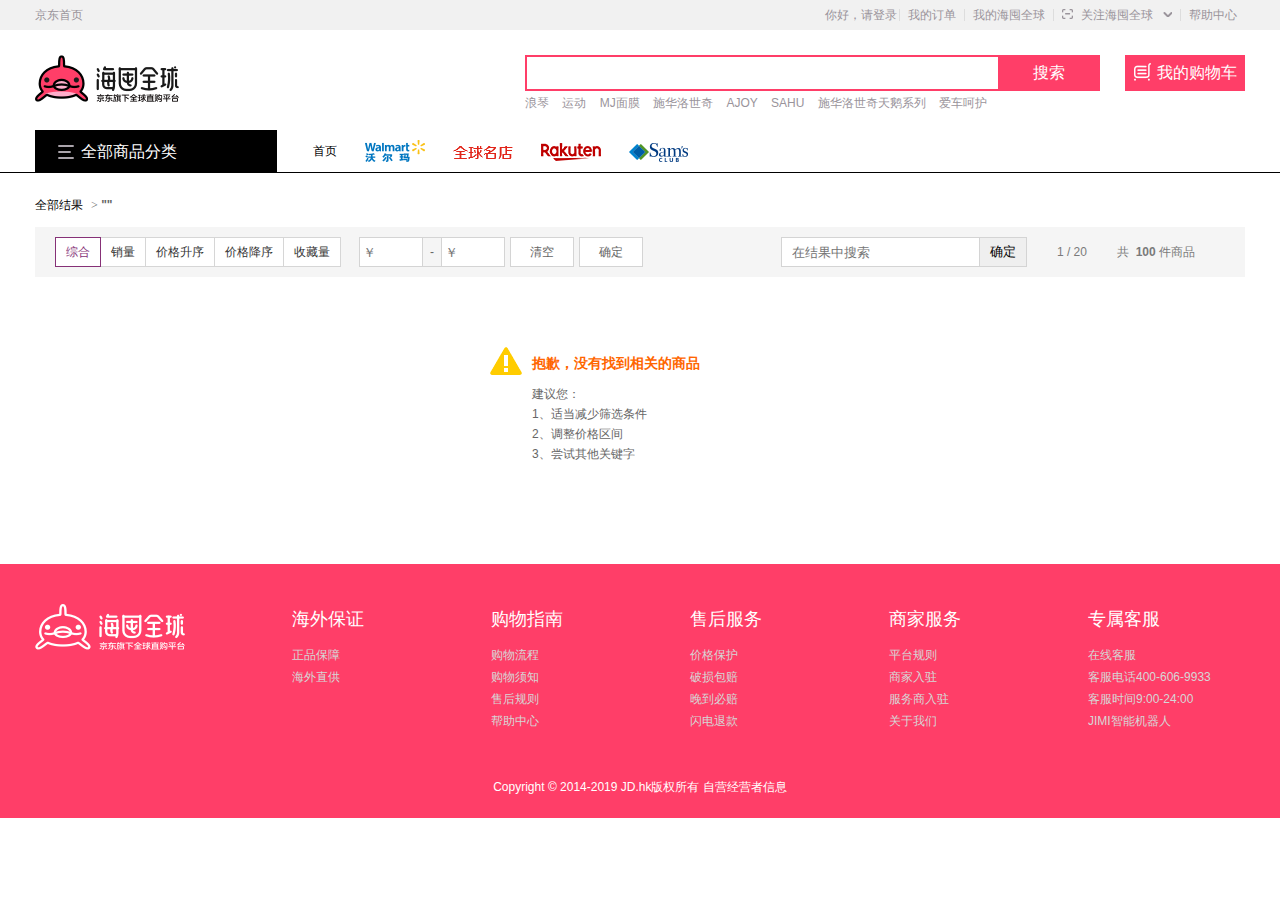
<file: jdhk/src/html/listpage.html>
<!DOCTYPE html>
<html>

	<head>
		<meta charset="UTF-8">
		<title>海囤全球_海外购_海外购物网_100%正品保证-京东</title>
		<link rel="icon" href="//static.360buyimg.com/globalwide/dist/v20190408/i/favicon.ico" mce_href="//static.360buyimg.com/globalwide/dist/v20190408/i/favicon.ico" type="image/x-icon">
		<link rel="stylesheet" type="text/css" href="/jdhk/src/css/base_px.css" />
		<link rel="stylesheet" type="text/css" href="/jdhk/src/css/common.css" />
		<link rel="stylesheet" type="text/css" href="/jdhk/src/css/page.css" />
		<link rel="stylesheet" type="text/css" href="/jdhk/src/css/listpage.css" />

		<script src="/jdhk/src/lib/jquery.min.js" type="text/javascript" charset="utf-8"></script>
		<script src="/jdhk/src/lib/jquery.cookie.js" type="text/javascript" charset="utf-8"></script>
		<script src="/jdhk/src/js/common.js" type="text/javascript" charset="utf-8"></script>
		<script src="/jdhk/src/js/page.js" type="text/javascript" charset="utf-8"></script>
		<script src="/jdhk/src/js/verifyLogin.js" type="text/javascript" charset="utf-8"></script>
		<script src="/jdhk/src/js/listpage.js" type="text/javascript" charset="utf-8"></script>

	</head>

	<body>
		<!-- header 头部开始-->
		<div id="header">
			<div class="header con clearfix">
				<span class="link_index">
					<a href="/jdhk/src/index.html">京东首页</a>
				</span>
				<ul class="fr">
					<li id="login">
						<a href="login.html" class="login">你好，请登录</a>

					</li>
					<li></li>
					<li>
						<a href="carts.html">我的订单</a>
					</li>
					<li></li>
					<li>我的海囤全球</li>
					<li></li>
					<li class="show_qr">
						<div class="title"><i class="at_qr"></i>关注海囤全球<i class="at_jt"></i></div>
						<div class="hd_qr">
							<img src="/jdhk/src/img/header_qr.jpg" />
							<p>扫一扫</p>
							<p>随时随地海tun全球</p>
						</div>
					</li>

					<li></li>
					<li>帮助中心</li>
				</ul>
			</div>
		</div>
		<!-- header 头部结束-->
		<!-- 搜索部分加logo部分开始-->
		<div id="logo" class="clearfix">
			<div class="logo con">
				<h1><a href="/jdhk/src/index.html">京东海囤全球			</a></h1>
				<div class="cart fr">
					<i></i>
					<a href="/jdhk/src/html/carts.html">我的购物车</a>
				</div>
				<div class="from fr">
					<input type="text" id="search" class="search" value="" />
					<input type="button" id="btn" value="搜索" />
					<div class="tips">
						<a href="###">浪琴 </a>
						<a href="###">运动</a>
						<a href="###">MJ面膜</a>
						<a href="###">施华洛世奇</a>
						<a href="###">AJOY</a>
						<a href="###">SAHU</a>
						<a href="###">施华洛世奇天鹅系列</a>
						<a href="###">爱车呵护</a>
					</div>
				</div>

			</div>
		</div>
		<!-- 搜索部分加logo部分结束-->

		<!--nav 导航部分开始-->
		<div id="nav" class="clearfix">
			<div class="nav clearfix con">
				<div class="all fl">
					<i class="all_bg"></i>
					<a href="###">全部商品分类</a>
					<div class="all_item">

						<div class="list_item clearfix">
							<p></p>
							<i class="item_l"></i>
							<i class="item_r "></i>
							<h3>
								
								<a href="#">奶粉辅食</a></h3>
							<h4><a href="#">奶粉</a></h4>
							<h4><a href="#">辅食</a></h4>
							<div class="details_item">
								<div class="details_l fl">
									<h5>奶粉</h5>
									<div>
										<a href="#">1段</a>
										<a href="#">2段</a>
										<a href="#">3段</a>
										<a href="#">4段</a>
										<a href="#">孕妈奶粉</a>
										<a href="#">有机奶粉</a>
										<a href="#">特殊配方</a>
									</div>

									<h5>宝宝辅食</h5>
									<div>
										<a href="#">米粉/菜粉</a>
										<a href="#">果汁/果泥</a>
										<a href="#">宝宝零食</a>
									</div>
									<h5>宝宝营养</h5>
									<div>
										<a href="#">益生菌/初乳</a>
										<a href="#">DHA</a>
										<a href="#">钙铁锌/维生素</a>
									</div>
									<h5>孕妈必备</h5>

									<div>
										<a href="#">孕期营养</a>
										<a href="#">孕妈护肤</a>
										<a href="#">
											待产/新生</a>
										<a href="#">产后塑身</a>
										<a href="#">妈咪包</a>

									</div>
								</div>
								<div class="details_r fl">
									<ul class="details_r_img">
										<li>
											<a href="#"><img src="/jdhk/src/img/nav_item01.jpg" alt="" /></a>
										</li>
										<li>
											<a href="#"><img src="/jdhk/src/img/nav_item02.jpg" alt="" /></a>
										</li>
										<li>
											<a href="#"><img src="/jdhk/src/img/nav_item01.jpg" alt="" /></a>
										</li>
										<li>
											<a href="#"><img src="/jdhk/src/img/nav_item02.jpg" alt="" /></a>
										</li>
										<li>
											<a href="#"><img src="/jdhk/src/img/nav_item01.jpg" alt="" /></a>
										</li>
										<li>
											<a href="#"><img src="/jdhk/src/img/nav_item02.jpg" alt="" /></a>
										</li>
										<li>
											<a href="#"><img src="/jdhk/src/img/nav_item01.jpg" alt="" /></a>
										</li>
										<li>
											<a href="#"><img src="/jdhk/src/img/nav_item02.jpg" alt="" /></a>
										</li>
									</ul>
									<a href="#"><img src="/jdhk/src/img/nav_item03.jpg" /></a>
								</div>
							</div>
						</div>

						<div class="list_item clearfix">
							<p></p>
							<i class="item_l"></i>
							<i class="item_r "></i>
							<h3>
								
								<a href="#">尿裤用品</a></h3>
							<h4><a href="#">尿裤</a></h4>
							<h4><a href="#">用品</a></h4>
							<div class="details_item">
								<div class="details_l fl">
									<h5>尿裤</h5>
									<div>
										<a href="#">1段</a>
										<a href="#">2段</a>
										<a href="#">3段</a>
										<a href="#">4段</a>
										<a href="#">孕妈奶粉</a>
										<a href="#">有机奶粉</a>
										<a href="#">特殊配方</a>
									</div>

									<h5>宝宝辅食</h5>
									<div>
										<a href="#">米粉/菜粉</a>
										<a href="#">果汁/果泥</a>
										<a href="#">宝宝零食</a>
									</div>
									<h5>宝宝营养</h5>
									<div>
										<a href="#">益生菌/初乳</a>
										<a href="#">DHA</a>
										<a href="#">钙铁锌/维生素</a>
									</div>
									<h5>孕妈必备</h5>

									<div>
										<a href="#">孕期营养</a>
										<a href="#">孕妈护肤</a>
										<a href="#">
											待产/新生</a>
										<a href="#">产后塑身</a>
										<a href="#">妈咪包</a>

									</div>
								</div>
								<div class="details_r fl">
									<ul class="details_r_img">
										<li>
											<a href="#"><img src="/jdhk/src/img/nav_item01.jpg" alt="" /></a>
										</li>
										<li>
											<a href="#"><img src="/jdhk/src/img/nav_item02.jpg" alt="" /></a>
										</li>
										<li>
											<a href="#"><img src="/jdhk/src/img/nav_item01.jpg" alt="" /></a>
										</li>
										<li>
											<a href="#"><img src="/jdhk/src/img/nav_item02.jpg" alt="" /></a>
										</li>
										<li>
											<a href="#"><img src="/jdhk/src/img/nav_item01.jpg" alt="" /></a>
										</li>
										<li>
											<a href="#"><img src="/jdhk/src/img/nav_item02.jpg" alt="" /></a>
										</li>
										<li>
											<a href="#"><img src="/jdhk/src/img/nav_item01.jpg" alt="" /></a>
										</li>
										<li>
											<a href="#"><img src="/jdhk/src/img/nav_item02.jpg" alt="" /></a>
										</li>
									</ul>
									<a href="#"><img src="/jdhk/src/img/nav_item03.jpg" /></a>
								</div>
							</div>
						</div>

						<div class="list_item clearfix">
							<p></p>
							<i class="item_l"></i>
							<i class="item_r "></i>
							<h3>
								
								<a href="#">奶粉辅食</a></h3>
							<h4><a href="#">奶粉</a></h4>
							<h4><a href="#">辅食</a></h4>
							<div class="details_item">
								<div class="details_l fl">
									<h5>奶粉</h5>
									<div>
										<a href="#">1段</a>
										<a href="#">2段</a>
										<a href="#">3段</a>
										<a href="#">4段</a>
										<a href="#">孕妈奶粉</a>
										<a href="#">有机奶粉</a>
										<a href="#">特殊配方</a>
									</div>

									<h5>宝宝辅食</h5>
									<div>
										<a href="#">米粉/菜粉</a>
										<a href="#">果汁/果泥</a>
										<a href="#">宝宝零食</a>
									</div>
									<h5>宝宝营养</h5>
									<div>
										<a href="#">益生菌/初乳</a>
										<a href="#">DHA</a>
										<a href="#">钙铁锌/维生素</a>
									</div>
									<h5>孕妈必备</h5>

									<div>
										<a href="#">孕期营养</a>
										<a href="#">孕妈护肤</a>
										<a href="#">
											待产/新生</a>
										<a href="#">产后塑身</a>
										<a href="#">妈咪包</a>

									</div>
								</div>
								<div class="details_r fl">
									<ul class="details_r_img">
										<li>
											<a href="#"><img src="/jdhk/src/img/nav_item01.jpg" alt="" /></a>
										</li>
										<li>
											<a href="#"><img src="/jdhk/src/img/nav_item02.jpg" alt="" /></a>
										</li>
										<li>
											<a href="#"><img src="/jdhk/src/img/nav_item01.jpg" alt="" /></a>
										</li>
										<li>
											<a href="#"><img src="/jdhk/src/img/nav_item02.jpg" alt="" /></a>
										</li>
										<li>
											<a href="#"><img src="/jdhk/src/img/nav_item01.jpg" alt="" /></a>
										</li>
										<li>
											<a href="#"><img src="/jdhk/src/img/nav_item02.jpg" alt="" /></a>
										</li>
										<li>
											<a href="#"><img src="/jdhk/src/img/nav_item01.jpg" alt="" /></a>
										</li>
										<li>
											<a href="#"><img src="/jdhk/src/img/nav_item02.jpg" alt="" /></a>
										</li>
									</ul>
									<a href="#"><img src="/jdhk/src/img/nav_item03.jpg" /></a>
								</div>
							</div>
						</div>

						<div class="list_item clearfix">
							<p></p>
							<i class="item_l"></i>
							<i class="item_r "></i>
							<h3>
								
								<a href="#">尿裤用品</a></h3>
							<h4><a href="#">尿裤</a></h4>
							<h4><a href="#">用品</a></h4>
							<div class="details_item">
								<div class="details_l fl">
									<h5>尿裤</h5>
									<div>
										<a href="#">1段</a>
										<a href="#">2段</a>
										<a href="#">3段</a>
										<a href="#">4段</a>
										<a href="#">孕妈奶粉</a>
										<a href="#">有机奶粉</a>
										<a href="#">特殊配方</a>
									</div>

									<h5>宝宝辅食</h5>
									<div>
										<a href="#">米粉/菜粉</a>
										<a href="#">果汁/果泥</a>
										<a href="#">宝宝零食</a>
									</div>
									<h5>宝宝营养</h5>
									<div>
										<a href="#">益生菌/初乳</a>
										<a href="#">DHA</a>
										<a href="#">钙铁锌/维生素</a>
									</div>
									<h5>孕妈必备</h5>

									<div>
										<a href="#">孕期营养</a>
										<a href="#">孕妈护肤</a>
										<a href="#">
											待产/新生</a>
										<a href="#">产后塑身</a>
										<a href="#">妈咪包</a>

									</div>
								</div>
								<div class="details_r fl">
									<ul class="details_r_img">
										<li>
											<a href="#"><img src="/jdhk/src/img/nav_item01.jpg" alt="" /></a>
										</li>
										<li>
											<a href="#"><img src="/jdhk/src/img/nav_item02.jpg" alt="" /></a>
										</li>
										<li>
											<a href="#"><img src="/jdhk/src/img/nav_item01.jpg" alt="" /></a>
										</li>
										<li>
											<a href="#"><img src="/jdhk/src/img/nav_item02.jpg" alt="" /></a>
										</li>
										<li>
											<a href="#"><img src="/jdhk/src/img/nav_item01.jpg" alt="" /></a>
										</li>
										<li>
											<a href="#"><img src="/jdhk/src/img/nav_item02.jpg" alt="" /></a>
										</li>
										<li>
											<a href="#"><img src="/jdhk/src/img/nav_item01.jpg" alt="" /></a>
										</li>
										<li>
											<a href="#"><img src="/jdhk/src/img/nav_item02.jpg" alt="" /></a>
										</li>
									</ul>
									<a href="#"><img src="/jdhk/src/img/nav_item03.jpg" /></a>
								</div>
							</div>
						</div>

						<div class="list_item clearfix">
							<p></p>

							<i class="item_l"></i>
							<i class="item_r "></i>
							<h3>
								
								<a href="#">奶粉辅食</a></h3>
							<h4><a href="#">奶粉</a></h4>
							<h4><a href="#">辅食</a></h4>
							<div class="details_item">
								<div class="details_l fl">
									<h5>奶粉</h5>
									<div>
										<a href="#">1段</a>
										<a href="#">2段</a>
										<a href="#">3段</a>
										<a href="#">4段</a>
										<a href="#">孕妈奶粉</a>
										<a href="#">有机奶粉</a>
										<a href="#">特殊配方</a>
									</div>

									<h5>宝宝辅食</h5>
									<div>
										<a href="#">米粉/菜粉</a>
										<a href="#">果汁/果泥</a>
										<a href="#">宝宝零食</a>
									</div>
									<h5>宝宝营养</h5>
									<div>
										<a href="#">益生菌/初乳</a>
										<a href="#">DHA</a>
										<a href="#">钙铁锌/维生素</a>
									</div>
									<h5>孕妈必备</h5>

									<div>
										<a href="#">孕期营养</a>
										<a href="#">孕妈护肤</a>
										<a href="#">
											待产/新生</a>
										<a href="#">产后塑身</a>
										<a href="#">妈咪包</a>

									</div>
								</div>
								<div class="details_r fl">
									<ul class="details_r_img">
										<li>
											<a href="#"><img src="/jdhk/src/img/nav_item01.jpg" alt="" /></a>
										</li>
										<li>
											<a href="#"><img src="/jdhk/src/img/nav_item02.jpg" alt="" /></a>
										</li>
										<li>
											<a href="#"><img src="/jdhk/src/img/nav_item01.jpg" alt="" /></a>
										</li>
										<li>
											<a href="#"><img src="/jdhk/src/img/nav_item02.jpg" alt="" /></a>
										</li>
										<li>
											<a href="#"><img src="/jdhk/src/img/nav_item01.jpg" alt="" /></a>
										</li>
										<li>
											<a href="#"><img src="/jdhk/src/img/nav_item02.jpg" alt="" /></a>
										</li>
										<li>
											<a href="#"><img src="/jdhk/src/img/nav_item01.jpg" alt="" /></a>
										</li>
										<li>
											<a href="#"><img src="/jdhk/src/img/nav_item02.jpg" alt="" /></a>
										</li>
									</ul>
									<a href="#"><img src="/jdhk/src/img/nav_item03.jpg" /></a>
								</div>
							</div>
						</div>

						<div class="list_item clearfix">
							<p></p>
							<i class="item_l"></i>
							<i class="item_r "></i>
							<h3>
								
								<a href="#">尿裤用品</a></h3>
							<h4><a href="#">尿裤</a></h4>
							<h4><a href="#">用品</a></h4>
							<div class="details_item">
								<div class="details_l fl">
									<h5>尿裤</h5>
									<div>
										<a href="#">1段</a>
										<a href="#">2段</a>
										<a href="#">3段</a>
										<a href="#">4段</a>
										<a href="#">孕妈奶粉</a>
										<a href="#">有机奶粉</a>
										<a href="#">特殊配方</a>
									</div>

									<h5>宝宝辅食</h5>
									<div>
										<a href="#">米粉/菜粉</a>
										<a href="#">果汁/果泥</a>
										<a href="#">宝宝零食</a>
									</div>
									<h5>宝宝营养</h5>
									<div>
										<a href="#">益生菌/初乳</a>
										<a href="#">DHA</a>
										<a href="#">钙铁锌/维生素</a>
									</div>
									<h5>孕妈必备</h5>

									<div>
										<a href="#">孕期营养</a>
										<a href="#">孕妈护肤</a>
										<a href="#">
											待产/新生</a>
										<a href="#">产后塑身</a>
										<a href="#">妈咪包</a>

									</div>
								</div>
								<div class="details_r fl">
									<ul class="details_r_img">
										<li>
											<a href="#"><img src="/jdhk/src/img/nav_item01.jpg" alt="" /></a>
										</li>
										<li>
											<a href="#"><img src="/jdhk/src/img/nav_item02.jpg" alt="" /></a>
										</li>
										<li>
											<a href="#"><img src="/jdhk/src/img/nav_item01.jpg" alt="" /></a>
										</li>
										<li>
											<a href="#"><img src="/jdhk/src/img/nav_item02.jpg" alt="" /></a>
										</li>
										<li>
											<a href="#"><img src="/jdhk/src/img/nav_item01.jpg" alt="" /></a>
										</li>
										<li>
											<a href="#"><img src="/jdhk/src/img/nav_item02.jpg" alt="" /></a>
										</li>
										<li>
											<a href="#"><img src="/jdhk/src/img/nav_item01.jpg" alt="" /></a>
										</li>
										<li>
											<a href="#"><img src="/jdhk/src/img/nav_item02.jpg" alt="" /></a>
										</li>
									</ul>
									<a href="#"><img src="/jdhk/src/img/nav_item03.jpg" /></a>
								</div>
							</div>
						</div>

						<div class="list_item clearfix">
							<p></p>

							<i class="item_l"></i>
							<i class="item_r "></i>
							<h3>
								
								<a href="#">奶粉辅食</a></h3>
							<h4><a href="#">奶粉</a></h4>
							<h4><a href="#">辅食</a></h4>
							<div class="details_item">
								<div class="details_l fl">
									<h5>奶粉</h5>
									<div>
										<a href="#">1段</a>
										<a href="#">2段</a>
										<a href="#">3段</a>
										<a href="#">4段</a>
										<a href="#">孕妈奶粉</a>
										<a href="#">有机奶粉</a>
										<a href="#">特殊配方</a>
									</div>

									<h5>宝宝辅食</h5>
									<div>
										<a href="#">米粉/菜粉</a>
										<a href="#">果汁/果泥</a>
										<a href="#">宝宝零食</a>
									</div>
									<h5>宝宝营养</h5>
									<div>
										<a href="#">益生菌/初乳</a>
										<a href="#">DHA</a>
										<a href="#">钙铁锌/维生素</a>
									</div>
									<h5>孕妈必备</h5>

									<div>
										<a href="#">孕期营养</a>
										<a href="#">孕妈护肤</a>
										<a href="#">
											待产/新生</a>
										<a href="#">产后塑身</a>
										<a href="#">妈咪包</a>

									</div>
								</div>
								<div class="details_r fl">
									<ul class="details_r_img">
										<li>
											<a href="#"><img src="/jdhk/src/img/nav_item01.jpg" alt="" /></a>
										</li>
										<li>
											<a href="#"><img src="/jdhk/src/img/nav_item02.jpg" alt="" /></a>
										</li>
										<li>
											<a href="#"><img src="/jdhk/src/img/nav_item01.jpg" alt="" /></a>
										</li>
										<li>
											<a href="#"><img src="/jdhk/src/img/nav_item02.jpg" alt="" /></a>
										</li>
										<li>
											<a href="#"><img src="/jdhk/src/img/nav_item01.jpg" alt="" /></a>
										</li>
										<li>
											<a href="#"><img src="/jdhk/src/img/nav_item02.jpg" alt="" /></a>
										</li>
										<li>
											<a href="#"><img src="/jdhk/src/img/nav_item01.jpg" alt="" /></a>
										</li>
										<li>
											<a href="#"><img src="/jdhk/src/img/nav_item02.jpg" alt="" /></a>
										</li>
									</ul>
									<a href="#"><img src="/jdhk/src/img/nav_item03.jpg" /></a>
								</div>
							</div>
						</div>

						<div class="list_item clearfix">
							<p></p>
							<i class="item_l"></i>
							<i class="item_r "></i>
							<h3>
								
								<a href="#">尿裤用品</a></h3>
							<h4><a href="#">尿裤</a></h4>
							<h4><a href="#">用品</a></h4>
							<div class="details_item">
								<div class="details_l fl">
									<h5>尿裤</h5>
									<div>
										<a href="#">1段</a>
										<a href="#">2段</a>
										<a href="#">3段</a>
										<a href="#">4段</a>
										<a href="#">孕妈奶粉</a>
										<a href="#">有机奶粉</a>
										<a href="#">特殊配方</a>
									</div>

									<h5>宝宝辅食</h5>
									<div>
										<a href="#">米粉/菜粉</a>
										<a href="#">果汁/果泥</a>
										<a href="#">宝宝零食</a>
									</div>
									<h5>宝宝营养</h5>
									<div>
										<a href="#">益生菌/初乳</a>
										<a href="#">DHA</a>
										<a href="#">钙铁锌/维生素</a>
									</div>
									<h5>孕妈必备</h5>

									<div>
										<a href="#">孕期营养</a>
										<a href="#">孕妈护肤</a>
										<a href="#">
											待产/新生</a>
										<a href="#">产后塑身</a>
										<a href="#">妈咪包</a>

									</div>
								</div>
								<div class="details_r fl">
									<ul class="details_r_img">
										<li>
											<a href="#"><img src="/jdhk/src/img/nav_item01.jpg" alt="" /></a>
										</li>
										<li>
											<a href="#"><img src="/jdhk/src/img/nav_item02.jpg" alt="" /></a>
										</li>
										<li>
											<a href="#"><img src="/jdhk/src/img/nav_item01.jpg" alt="" /></a>
										</li>
										<li>
											<a href="#"><img src="/jdhk/src/img/nav_item02.jpg" alt="" /></a>
										</li>
										<li>
											<a href="#"><img src="/jdhk/src/img/nav_item01.jpg" alt="" /></a>
										</li>
										<li>
											<a href="#"><img src="/jdhk/src/img/nav_item02.jpg" alt="" /></a>
										</li>
										<li>
											<a href="#"><img src="/jdhk/src/img/nav_item01.jpg" alt="" /></a>
										</li>
										<li>
											<a href="#"><img src="/jdhk/src/img/nav_item02.jpg" alt="" /></a>
										</li>
									</ul>
									<a href="#"><img src="/jdhk/src/img/nav_item03.jpg" /></a>
								</div>
							</div>
						</div>

						<div class="list_item clearfix">
							<p></p>

							<i class="item_l"></i>
							<i class="item_r "></i>
							<h3>
								
								<a href="#">奶粉辅食</a></h3>
							<h4><a href="#">奶粉</a></h4>
							<h4><a href="#">辅食</a></h4>
							<div class="details_item">
								<div class="details_l fl">
									<h5>奶粉</h5>
									<div>
										<a href="#">1段</a>
										<a href="#">2段</a>
										<a href="#">3段</a>
										<a href="#">4段</a>
										<a href="#">孕妈奶粉</a>
										<a href="#">有机奶粉</a>
										<a href="#">特殊配方</a>
									</div>

									<h5>宝宝辅食</h5>
									<div>
										<a href="#">米粉/菜粉</a>
										<a href="#">果汁/果泥</a>
										<a href="#">宝宝零食</a>
									</div>
									<h5>宝宝营养</h5>
									<div>
										<a href="#">益生菌/初乳</a>
										<a href="#">DHA</a>
										<a href="#">钙铁锌/维生素</a>
									</div>
									<h5>孕妈必备</h5>

									<div>
										<a href="#">孕期营养</a>
										<a href="#">孕妈护肤</a>
										<a href="#">
											待产/新生</a>
										<a href="#">产后塑身</a>
										<a href="#">妈咪包</a>

									</div>
								</div>
								<div class="details_r fl">
									<ul class="details_r_img">
										<li>
											<a href="#"><img src="/jdhk/src/img/nav_item01.jpg" alt="" /></a>
										</li>
										<li>
											<a href="#"><img src="/jdhk/src/img/nav_item02.jpg" alt="" /></a>
										</li>
										<li>
											<a href="#"><img src="/jdhk/src/img/nav_item01.jpg" alt="" /></a>
										</li>
										<li>
											<a href="#"><img src="/jdhk/src/img/nav_item02.jpg" alt="" /></a>
										</li>
										<li>
											<a href="#"><img src="/jdhk/src/img/nav_item01.jpg" alt="" /></a>
										</li>
										<li>
											<a href="#"><img src="/jdhk/src/img/nav_item02.jpg" alt="" /></a>
										</li>
										<li>
											<a href="#"><img src="/jdhk/src/img/nav_item01.jpg" alt="" /></a>
										</li>
										<li>
											<a href="#"><img src="/jdhk/src/img/nav_item02.jpg" alt="" /></a>
										</li>
									</ul>
									<a href="#"><img src="/jdhk/src/img/nav_item03.jpg" /></a>
								</div>
							</div>
						</div>

						<div class="list_item clearfix">
							<p></p>
							<i class="item_l"></i>
							<i class="item_r "></i>
							<h3>
								
								<a href="#">尿裤用品</a></h3>
							<h4><a href="#">尿裤</a></h4>
							<h4><a href="#">用品</a></h4>
							<div class="details_item">
								<div class="details_l fl">
									<h5>尿裤</h5>
									<div>
										<a href="#">1段</a>
										<a href="#">2段</a>
										<a href="#">3段</a>
										<a href="#">4段</a>
										<a href="#">孕妈奶粉</a>
										<a href="#">有机奶粉</a>
										<a href="#">特殊配方</a>
									</div>

									<h5>宝宝辅食</h5>
									<div>
										<a href="#">米粉/菜粉</a>
										<a href="#">果汁/果泥</a>
										<a href="#">宝宝零食</a>
									</div>
									<h5>宝宝营养</h5>
									<div>
										<a href="#">益生菌/初乳</a>
										<a href="#">DHA</a>
										<a href="#">钙铁锌/维生素</a>
									</div>
									<h5>孕妈必备</h5>

									<div>
										<a href="#">孕期营养</a>
										<a href="#">孕妈护肤</a>
										<a href="#">
											待产/新生</a>
										<a href="#">产后塑身</a>
										<a href="#">妈咪包</a>

									</div>
								</div>
								<div class="details_r fl">
									<ul class="details_r_img">
										<li>
											<a href="#"><img src="/jdhk/src/img/nav_item01.jpg" alt="" /></a>
										</li>
										<li>
											<a href="#"><img src="/jdhk/src/img/nav_item02.jpg" alt="" /></a>
										</li>
										<li>
											<a href="#"><img src="/jdhk/src/img/nav_item01.jpg" alt="" /></a>
										</li>
										<li>
											<a href="#"><img src="/jdhk/src/img/nav_item02.jpg" alt="" /></a>
										</li>
										<li>
											<a href="#"><img src="/jdhk/src/img/nav_item01.jpg" alt="" /></a>
										</li>
										<li>
											<a href="#"><img src="/jdhk/src/img/nav_item02.jpg" alt="" /></a>
										</li>
										<li>
											<a href="#"><img src="/jdhk/src/img/nav_item01.jpg" alt="" /></a>
										</li>
										<li>
											<a href="#"><img src="/jdhk/src/img/nav_item02.jpg" alt="" /></a>
										</li>
									</ul>
									<a href="#"><img src="/jdhk/src/img/nav_item03.jpg" /></a>
								</div>
							</div>
						</div>

						<div class="list_item clearfix">
							<p></p>

							<i class="item_l"></i>
							<i class="item_r "></i>
							<h3>
								
								<a href="#">奶粉辅食</a></h3>
							<h4><a href="#">奶粉</a></h4>
							<h4><a href="#">辅食</a></h4>
							<div class="details_item">
								<div class="details_l fl">
									<h5>奶粉</h5>
									<div>
										<a href="#">1段</a>
										<a href="#">2段</a>
										<a href="#">3段</a>
										<a href="#">4段</a>
										<a href="#">孕妈奶粉</a>
										<a href="#">有机奶粉</a>
										<a href="#">特殊配方</a>
									</div>

									<h5>宝宝辅食</h5>
									<div>
										<a href="#">米粉/菜粉</a>
										<a href="#">果汁/果泥</a>
										<a href="#">宝宝零食</a>
									</div>
									<h5>宝宝营养</h5>
									<div>
										<a href="#">益生菌/初乳</a>
										<a href="#">DHA</a>
										<a href="#">钙铁锌/维生素</a>
									</div>
									<h5>孕妈必备</h5>

									<div>
										<a href="#">孕期营养</a>
										<a href="#">孕妈护肤</a>
										<a href="#">
											待产/新生</a>
										<a href="#">产后塑身</a>
										<a href="#">妈咪包</a>

									</div>
								</div>
								<div class="details_r fl">
									<ul class="details_r_img">
										<li>
											<a href="#"><img src="/jdhk/src/img/nav_item01.jpg" alt="" /></a>
										</li>
										<li>
											<a href="#"><img src="/jdhk/src/img/nav_item02.jpg" alt="" /></a>
										</li>
										<li>
											<a href="#"><img src="/jdhk/src/img/nav_item01.jpg" alt="" /></a>
										</li>
										<li>
											<a href="#"><img src="/jdhk/src/img/nav_item02.jpg" alt="" /></a>
										</li>
										<li>
											<a href="#"><img src="/jdhk/src/img/nav_item01.jpg" alt="" /></a>
										</li>
										<li>
											<a href="#"><img src="/jdhk/src/img/nav_item02.jpg" alt="" /></a>
										</li>
										<li>
											<a href="#"><img src="/jdhk/src/img/nav_item01.jpg" alt="" /></a>
										</li>
										<li>
											<a href="#"><img src="/jdhk/src/img/nav_item02.jpg" alt="" /></a>
										</li>
									</ul>
									<a href="#"><img src="/jdhk/src/img/nav_item03.jpg" /></a>
								</div>
							</div>
						</div>

						<div class="list_item clearfix">
							<p></p>
							<i class="item_l"></i>
							<i class="item_r "></i>
							<h3>
								
								<a href="#">尿裤用品</a></h3>
							<h4><a href="#">尿裤</a></h4>
							<h4><a href="#">用品</a></h4>
							<div class="details_item">
								<div class="details_l fl">
									<h5>尿裤</h5>
									<div>
										<a href="#">1段</a>
										<a href="#">2段</a>
										<a href="#">3段</a>
										<a href="#">4段</a>
										<a href="#">孕妈奶粉</a>
										<a href="#">有机奶粉</a>
										<a href="#">特殊配方</a>
									</div>

									<h5>宝宝辅食</h5>
									<div>
										<a href="#">米粉/菜粉</a>
										<a href="#">果汁/果泥</a>
										<a href="#">宝宝零食</a>
									</div>
									<h5>宝宝营养</h5>
									<div>
										<a href="#">益生菌/初乳</a>
										<a href="#">DHA</a>
										<a href="#">钙铁锌/维生素</a>
									</div>
									<h5>孕妈必备</h5>

									<div>
										<a href="#">孕期营养</a>
										<a href="#">孕妈护肤</a>
										<a href="#">
											待产/新生</a>
										<a href="#">产后塑身</a>
										<a href="#">妈咪包</a>

									</div>
								</div>
								<div class="details_r fl">
									<ul class="details_r_img">
										<li>
											<a href="#"><img src="/jdhk/src/img/nav_item01.jpg" alt="" /></a>
										</li>
										<li>
											<a href="#"><img src="/jdhk/src/img/nav_item02.jpg" alt="" /></a>
										</li>
										<li>
											<a href="#"><img src="/jdhk/src/img/nav_item01.jpg" alt="" /></a>
										</li>
										<li>
											<a href="#"><img src="/jdhk/src/img/nav_item02.jpg" alt="" /></a>
										</li>
										<li>
											<a href="#"><img src="/jdhk/src/img/nav_item01.jpg" alt="" /></a>
										</li>
										<li>
											<a href="#"><img src="/jdhk/src/img/nav_item02.jpg" alt="" /></a>
										</li>
										<li>
											<a href="#"><img src="/jdhk/src/img/nav_item01.jpg" alt="" /></a>
										</li>
										<li>
											<a href="#"><img src="/jdhk/src/img/nav_item02.jpg" alt="" /></a>
										</li>
									</ul>
									<a href="#"><img src="/jdhk/src/img/nav_item03.jpg" /></a>
								</div>
							</div>
						</div>

					</div>

				</div>

				<ul class="fl">
					<li>
						<a href="/jdhk/src/index.html">首页</a>
					</li>
					<li>
						<a href="#"><img src="/jdhk/src/img/nav01.png" /></a>
					</li>
					<li>
						<a href="#"><img src="/jdhk/src/img/nav02.png" /></a>
					</li>
					<li>
						<a href="#"><img src="/jdhk/src/img/nav03.png" /></a>
					</li>
					<li>
						<a href="#"><img src="/jdhk/src/img/nav04.png" /></a>
					</li>
				</ul>
			</div>
		</div>
		<!--nav 导航部分结束-->

		<div id="result">
			<div class="result con clearfix">
				<a href="javascript:;" id="allresult">全部结果</a>
				<i>></i>
				<span id="keyword">
					
				</span>
			</div>
		</div>
		<div id="list">
			<div class="list_title con">
				<div class="title_top clearfix">
					<div class="sort clearfix">
						<a href="###" id="auto" class="chose">综合</a>
						<a href="###" id="salVol">销量</a>
						<a href="###" id="priceAsc">价格升序</a>
						<a href="###" id="priceDes">价格降序</a>
						<a href="###" id="enshrine">收藏量</a>
					</div>
					<div class="section">
						<input type="text" name="" maxlength="6" id="min" value="" placeholder="￥" onkeyup="this.value=this.value.replace(/[^0-9]/g,'');" />
						<i class="i">-</i>
						<input type="text" name="" maxlength='8' id="max" value="" placeholder="￥" onkeyup="this.value=this.value.replace(/[^0-9]/g,'');" />
						<a href="###" id="clear" class="btn">清空</a>
						<a href="###" id="confirm" class="btn">确定</a>
					</div>

					<div class="amount">
						共&nbsp;<span id="number">
							100
						</span> 件商品
					</div>

					<div class="ratio">
						<span id="molecule">
							1
						</span>/<span id="sun">
							20
						</span>
					</div>

					<div class="search">
						<input type="text" name="" id="content" placeholder="在结果中搜索" value="" />
						<input type="button" name="" id="seek" value="确定" />
					</div>
				</div>
				<div class="list_btm clearfix">
					<ul>
						<!--<li class="con_list">
							<div class="img_box">
								<a href="#"><img src="/jdhk/src/img/listpage1.jpg" /></a>
							</div>
							<div class="img_lis clearfix">
								<ul>
									<li class="sm_img curr">
										<img src="/jdhk/src/img/listpage1.jpg" />
									</li>
								</ul>
							</div>
							<div class="cost">
								<i>￥</i>
								<span class="yen">
									1830
								</span>
							</div>
							<div class="title_p">
								<a href="#" class="title_name">范思哲（VERSACE）连衣裙女圆领短袖直筒裙子D2HTA438 6604 899 黑色 </a>
							</div>
							<div class="buy">
								<span>已售</span>
								<b class="buy_num">123</b>
								<span>件</span>
							</div>
							<div class="shopname">
								<a href="###">奢库海外专营店</a>
								<a href="###" class="i_logo"></a>
							</div>
							<div class="like">
								<b>123</b><span>收藏</span>
							</div>
							<div class="attention">
								关注
							</div>
						</li>-->

						
					</ul>
				</div>
			</div>
		</div>

		<div class="hasnone con">
			<div class="center">
				<div class="warn">
				
				</div>
				<div class="sorry">
					<h5>抱歉，没有找到相关的商品</h5>
					<p>建议您：</p>
					<p>1、适当减少筛选条件</p>
					<p>2、调整价格区间</p>
					<p>3、尝试其他关键字</p>
				</div>
			</div>
		</div>

		<!--分页-->

		<div class="page_div con">

		</div>

		<!-- 脚部开始-->
		<div id="foot" class="clearfix">
			<div class="foot con clearfix">
				<i class="ft_logo"></i>
				<div class="content fl">

					<ul class="clearfix">
						<li>
							<p>海外保证</p>
							<a href="#">正品保障</a>
							<a href="#">海外直供</a>
						</li>
						<li>
							<p>购物指南</p>
							<a href="#">购物流程</a>
							<a href="#">购物须知</a>
							<a href="#">售后规则</a>
							<a href="#">帮助中心</a>
						</li>
						<li>
							<p>售后服务</p>
							<a href="#">价格保护</a>
							<a href="#">破损包赔</a>
							<a href="#">晚到必赔</a>
							<a href="#">闪电退款</a>
						</li>
						<li>
							<p>商家服务</p>
							<a href="#">平台规则</a>
							<a href="#">商家入驻</a>
							<a href="#">服务商入驻</a>
							<a href="#">关于我们</a>
						</li>
						<li>
							<p>专属客服</p>
							<a href="#">在线客服</a>
							<a href="#">客服电话400-606-9933</a>
							<a href="#">客服时间9:00-24:00</a>
							<a href="#">JIMI智能机器人</a>
						</li>
					</ul>
				</div>
				<p class="copy clearfix fl">Copyright © 2014-2019 JD.hk版权所有 自营经营者信息</p>
			</div>
		</div>
		<!-- 脚部结束-->
	</body>

</html>
</file>
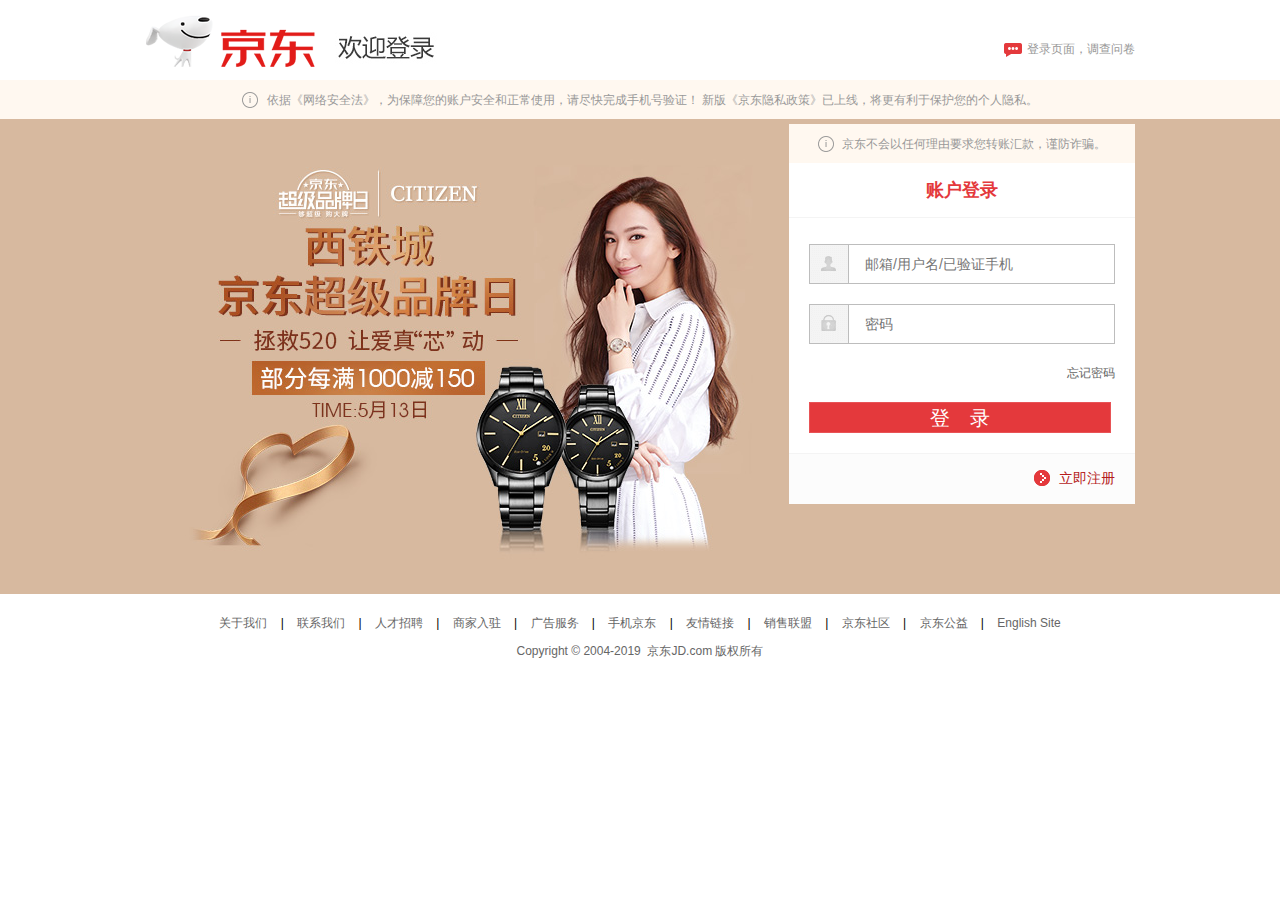
<file: jdhk/src/html/login.html>
<!DOCTYPE html>
<html>

	<head>
		<meta charset="UTF-8">
		<title>海囤全球_海外购_海外购物网_100%正品保证-京东</title>
		<link rel="icon" href="//static.360buyimg.com/globalwide/dist/v20190408/i/favicon.ico" mce_href="//static.360buyimg.com/globalwide/dist/v20190408/i/favicon.ico" type="image/x-icon">
		<link rel="stylesheet" type="text/css" href="/jdhk/src/css/base_px.css" />
		<link rel="stylesheet" type="text/css" href="/jdhk/src/css/login.css" />
		<script src="/jdhk/src/lib/jquery.min.js" type="text/javascript" charset="utf-8"></script>
		<script src="/jdhk/src/lib/jquery.cookie.js" type="text/javascript" charset="utf-8"></script>
		<script src="/jdhk/src/js/login.js" type="text/javascript" charset="utf-8"></script>
	</head>

	<body>
		<!--头部 logo-->
		<div id="header">
			<div class="header con">
				<h1><a href="/jdhk/src/index.html">全球购</a><i></i></h1>
				<a href="###"><i></i>登录页面，调查问卷</a>
			</div>
		</div>

		<!--提示条-->
		<div id="tips">
			<div class="tips con">
				<i></i>
				<span>依据《网络安全法》，为保障您的账户安全和正常使用，请尽快完成手机号验证！ 新版《京东隐私政策》已上线，将更有利于保护您的个人隐私。</span>
			</div>
		</div>

		<div id="logo">
			<div class="logo con">
				<div class="from">
					<p class="tips">
						<i></i>
						<span>
							京东不会以任何理由要求您转账汇款，谨防诈骗。
						</span>
					</p>
					<div class="type">
						<a href="###">账户登录</a>
					</div>
					<div class="content">
						<p class="error"><i class="i_error"></i><span id="error"></span></p>
						<p class="user_box inp_box ">
							<label for="user" class="user"></label>
							<input type="text" name="user" id="user" value="" placeholder="邮箱/用户名/已验证手机" />
							<i class="clear"></i>
						</p>
						<p class="psw_box inp_box">
							<label for="password" class="psw "></label>
							<input type="password" name="password" id="password" value="" placeholder="密码" />
							<i class="clear"></i>
						</p>

						<p class="forget">
							<a href="###">忘记密码</a>
						</p>
						<input type="button" name="btn" id="btn" value="登    录" />

					</div>
					<div class="register">
						<a href="register.html"> <i></i> 立即注册</a>
					</div>
					
					<!--滑动验证-->
					<div id="verify">
							<i class="close"></i>
							<div class="img_box">
								<div class="ver_title"> <span class="var_tips">
									完成拼图
								</span>
								<div id="refresh">
									<span class="txt">
									换一张
								</span><i class="icon"></i>
								</div>
								</div>
								<div id="img">
									<img src="/jdhk/src/img/verify1.jpg"/>
									<div class="fixation">
										
									</div>
									<div class="move">
										
									</div>
								</div>
								
								<div class="strip">
								向右滑动完成拼图
								<div class="strip_bg">
									
								</div>
								<div id="lump">
										
									</div>
							</div>
							</div>
							
					
						
					</div>
				</div>

			</div>
		</div>
		<div id="foot">
			<div class="foot con">

				<div class="links">
					<a href="#">
						关于我们
					</a>
					|
					<a href="#">
						联系我们
					</a>
					|
					<a href="#">
						人才招聘
					</a>
					|
					<a href="#">
						商家入驻
					</a>
					|
					<a href="#">
						广告服务
					</a>
					|
					<a href="#">
						手机京东
					</a>
					|
					<a href="#">
						友情链接
					</a>
					|
					<a href="#">
						销售联盟
					</a>
					|
					<a href="#">
						京东社区
					</a>
					|
					<a href="#">
						京东公益
					</a>
					|
					<a href="#">English Site</a>
					
					<div class="copyright">
            Copyright&nbsp;©&nbsp;2004-2019&nbsp;&nbsp;京东JD.com&nbsp;版权所有
        </div>
				</div>

			</div>
		</div>
	</body>

</html>
</file>
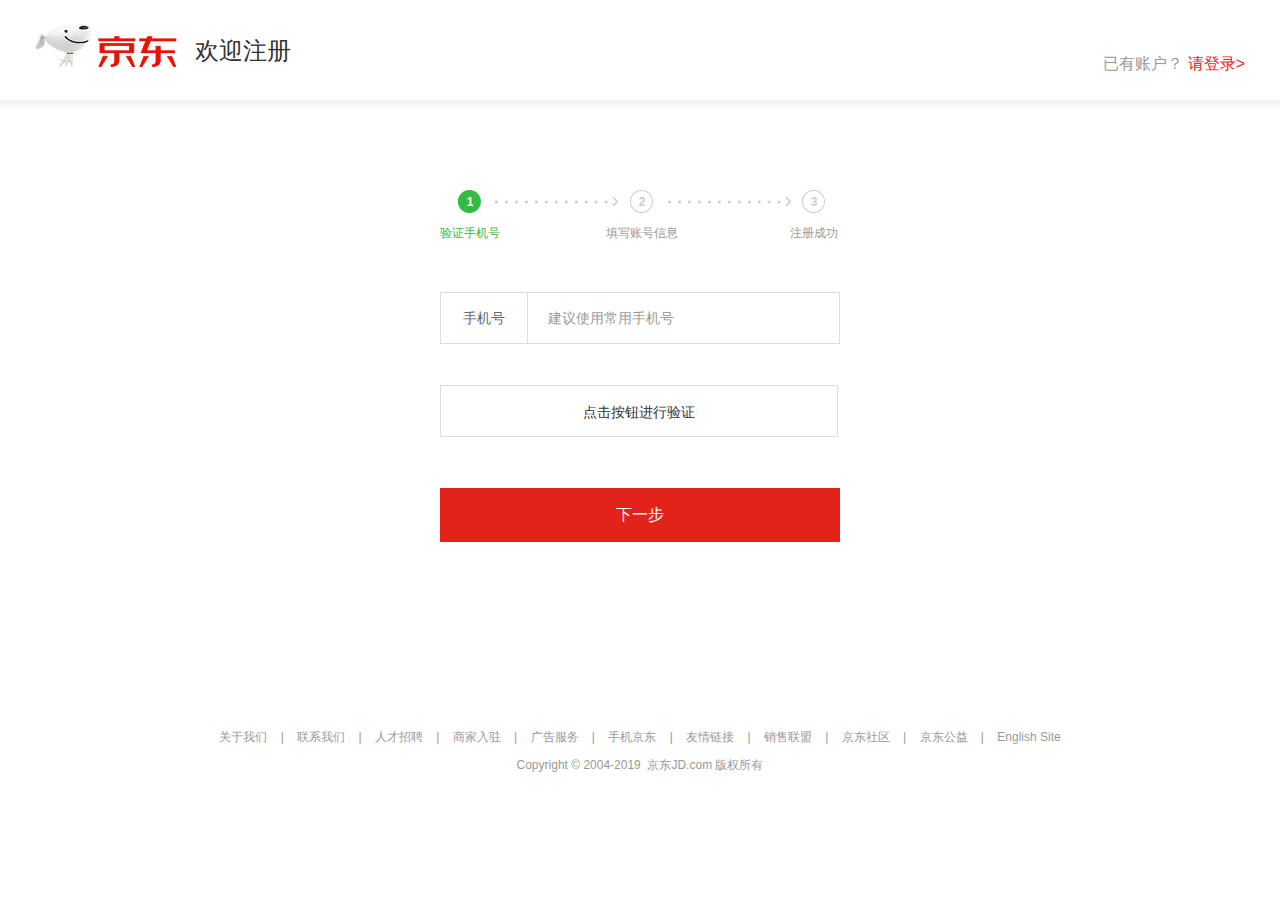
<file: jdhk/src/html/register.html>
<!DOCTYPE html>
<html>

	<head>
		<meta charset="UTF-8">
		<title>海囤全球_海外购_海外购物网_100%正品保证-京东</title>
		<link rel="icon" href="//static.360buyimg.com/globalwide/dist/v20190408/i/favicon.ico" mce_href="//static.360buyimg.com/globalwide/dist/v20190408/i/favicon.ico" type="image/x-icon">
		<link rel="stylesheet" type="text/css" href="/jdhk/src/css/base_px.css" />
		<link rel="stylesheet" type="text/css" href="/jdhk/src/css/register.css" />
		<script src="/jdhk/src/lib/jquery.min.js" type="text/javascript" charset="utf-8"></script>
		<script src="/jdhk/src/lib/jquery.cookie.js" type="text/javascript" charset="utf-8"></script>
		<script src="/jdhk/src/js/register.js" type="text/javascript" charset="utf-8"></script>
	</head>

	<body>
		<!--头部-->
		<div id="header">
			<div class="header con clearfix">
				<div class="logo clearfix">
					<h1>
				<a href="/jdhk/src/index.html">
					全球购
				</a>
			</h1>
					<span>
					欢迎注册
				</span>
				</div>
				<div class="login">
					<span>
						已有账户？
					</span>
					<a href="login.html">
						请登录>
					</a>
				</div>
			</div>
		</div>

		<!--排序-->
		<div id="rank" class="clearfix">
			<div class="first fl ">
				<span class="index">
					1
				</span>
				<p class="step-desc">验证手机号</p>
			</div>
			<div class="firline line">
			</div>
			<div class="second fl">
				<span class="">
					2
				</span>
				<p class="">填写账号信息</p>
			</div>
			<div class="secline line ">

			</div>
			<div class="third fl">
				<span>
					3
				</span>
				<p class="">注册成功</p>
			</div>
		</div>

		<div id="write">
			<div class="write1 clearfix">
				<div class="phone">
					<div>
						手机号
					</div>
					<input type="text" maxlength="11" name="" id="phone" value="" placeholder="建议使用常用手机号" />
					<i class="close">X</i>
				</div>
				<p class="phoneTips tipsBox "><i class="tips"></i><span id="txttips">
					
				</span></p>
				<div class="verifyBox">
					<div id="onverify">
						点击按钮进行验证

					</div>

					<div id="verifyCode" class="clearfix">
						<label for="verifyCode">
							手机验证码
						</label>
						<input type="text" name="verifyCode" id="code" value="" placeholder="输入验证码" />
						<div id="btn">
							重新获取
						</div>
					</div>
				</div>
				<p class="verifyTips tipsBox"><i class="tips"></i><span id="codeTips">
					
				</span></p>

				<div id="write1_next" class="btn_register">下一步</div>
			</div>
			
			
			
			<div class="write2 clearfix">
				<div class="nick">
					<label for="nickname">昵称</label>
					<input type="text" name="nickname" id="nickname" value="" placeholder="请输入昵称" class="judge"/>
		
				</div>
				<p class="nickTips tipsBox">
					输入4-12个字符或中文
				</p>
				<div class="psw">
					<label for="psw">密码</label>
					<input type="password" name="psw" id="psw" maxlength="15" value="" placeholder="请输入密码" class="judge"/>

				</div>
				<p class="pswTips tipsBox" ><span class="hint">
					输入6-15个数字字母或字符
				</span> <span id="grade">
					
				</span></p>
				
				<div class="confirm">
					<label for="confirm">确认密码</label>
					<input type="password" name="confirm" id="confirm" value="" maxlength="15" class="judge" placeholder="请再次输入密码"/>

				</div>
				<p class="confirmTips tipsBox">
				<span class="comfig">
					两次密码需要一致
				</span><span class="mistake">两次密码不一致</span>
				</p>
				
				
				<div id="write2_next" class="btn_register">下一步</div>
				
				
			</div>
			
			<div class="write3 clearfix">
				<div class="state">
					注册成功
				</div>
			</div>
			
			
			
			<div id="verify">
				<i class="close"></i>
				<div class="img_box">
					<div class="ver_title"> <span class="var_tips">
									完成拼图
								</span>
						<div id="refresh">
							<span class="txt">
									换一张
								</span><i class="icon"></i>
						</div>
					</div>
					<div id="img">
						<img src="/jdhk/src/img/verify1.jpg" />
						<div class="fixation">

						</div>
						<div class="move">

						</div>
					</div>

					<div class="strip">
						向右滑动完成拼图
						<div class="strip_bg">

						</div>
						<div id="lump">

						</div>
					</div>
				</div>

			</div>
		</div>

		<!--脚部-->
		<div id="foot">
			<div class="foot con">

				<div class="links">
					<a href="#">
						关于我们
					</a>
					|
					<a href="#">
						联系我们
					</a>
					|
					<a href="#">
						人才招聘
					</a>
					|
					<a href="#">
						商家入驻
					</a>
					|
					<a href="#">
						广告服务
					</a>
					|
					<a href="#">
						手机京东
					</a>
					|
					<a href="#">
						友情链接
					</a>
					|
					<a href="#">
						销售联盟
					</a>
					|
					<a href="#">
						京东社区
					</a>
					|
					<a href="#">
						京东公益
					</a>
					|
					<a href="#">English Site</a>

					<div class="copyright">
						Copyright&nbsp;©&nbsp;2004-2019&nbsp;&nbsp;京东JD.com&nbsp;版权所有
					</div>
				</div>

			</div>
		</div>
	</body>

</html>
</file>
<file: jdhk/src/css/base_px.css>
/*(1)清除默认样式*/
html, body, ul, li, ol, dl, dd, dt, p, h1, h2, h3, h4, h5, h6, form, fieldset, legend, img,input{
    margin:0; 
    padding:0;
}
body{font: 12px/150% tahoma,arial,Microsoft YaHei,Hiragino Sans GB,"\u5b8b\u4f53",sans-serif;}
/*去掉input等聚焦时的蓝色边框*/
fieldset, img,input,button {
    border:0 none;
    padding:0;
    margin:0;
    outline-style:none;
}   

ul,li,ol{
    list-style:none;
}
select, input {
    vertical-align:middle;
}

/*防止拖动*/
textarea {
    resize:none;
}

/*  去掉图片低测默认的3像素空白缝隙，或者用display：block也可以*/
/*  当a标签嵌套img,在IE6里会出现蓝色边框 方法：border:0 none;*/
img {
    border:0 none;
    vertical-align:middle;
}  

table {
    border-collapse:collapse;
}

a {
    text-decoration:none;
}



/*2.添加公共样式*/
/*body {
    font:12px Arial,Verdana,"\5b8b\4f53";
    color:#666;
    background:#fff;
}*/

/*清除浮动（不管）*/
.clearfix:before,.clearfix:after {  /*清楚浮动*/
	content:"";
	visibility:hidden;
	height:0;
	display:block;
	clear:both;
	overflow: hidden;
}
.clearfix:after{clear:both;}
.clearfix{
    *zoom:1;/*IE/7/6*/
}
/*设置h标签的大小，设置跟父亲一样大的字体font-size:100%;*/
h1,h2,h3,h4,h5,h6 {
    font-weight:normal;
    font-size:1em;
} 
s,i,em{
    font-style:normal;
    text-decoration:none;
}


/*公共类*/
.con {  /*内容、版心 提取 */
    width: 1210px;
    margin:0 auto;
}
.fl {
    float:left;
}
.fr {
    float:right;
}
.ac {
    text-align:center;
}
.hide {
    display:none;
}
.f12{ font-size: 12px;}
.f14{ font-size: 14px;}
.f16{ font-size: 16px;}
*{box-sizing: border-box;}
</file>
<file: jdhk/src/css/common.css>
body{
	color: #666;
}

/*头部开始*/
#header {
  height: 30px;
  width: 100%;
  background: #f1f1f1;
}
#header .header {
  height: 30px;
}
#header .header .link_index {
  line-height: 30px;
}
#header .header .link_index a {
  color: #9a949b;
  font-size: 12px;
}
#header .header ul li {
  float: left;
  line-height: 30px;
  color: #9a949b;
  font-size: 12px;
  cursor: pointer;
}
#header .header ul li a {
  color: #9a949b;
  font-size: 12px;
}
#header .header ul li:nth-child(2n) {
  margin-top: 9px;
  height: 12px;
  width: 1px;
  background: #ddd;
}
#header .header ul li:nth-child(2n-1) {
  padding: 0 8px;
}
#header .header ul li:nth-child(1) {
  padding: 0 2px;
}
#header .header ul li:nth-child(7) {
  width: 126px;
  padding: 0 2px;
  position: relative;
}
#header .header ul li:nth-child(7) .title {
  position: relative;
  padding: 0 25px 0 25px;
}
#header .header ul li:nth-child(7) .title .at_qr {
  height: 11px;
  width: 11px;
  top: 9px;
  left: 6px;
  position: absolute;
  background: url(/jdhk/src/css/img/splits.png) no-repeat;
  background-position: -60px -39px;
}
#header .header ul li:nth-child(7) .title .at_jt {
  top: 10px;
  right: 6px;
  height: 7px;
  width: 10px;
  position: absolute;
  background: url(/jdhk/src/css/img/splits.png) no-repeat;
  background-position: -59px -62px;
}
#header .header ul li:nth-child(7) .hd_qr {
  position: absolute;
  display: none;
  top: 30px;
  left: 0;
  z-index: 10;
  width: 126px;
  background: #ffffff;
  text-align: center;
  height: 150px;
  border: 1px solid #DDDDDD;
  border-top-color: white;
}
#header .header ul li:nth-child(7) .hd_qr p {
  height: 20px;
  line-height: 20px;
}
#header .header ul li:nth-child(7) .hd_qr p:nth-child(3) {
  color: #7d256e;
}
#header #login .name {
  color: red;
}
#header #exit {
  margin-left: 10px;
}
/*搜索和logo部分开始*/
#logo {
  height: 100px;
  padding-top: 25px;
}
#logo h1 {
  height: 48px;
  width: 240px;
  float: left;
}
#logo h1 a {
  display: block;
  height: 48px;
  width: 240px;
  text-indent: -9999px;
  background: url(/jdhk/src/css/img/logo.png) no-repeat;
}
#logo .from {
  height: 60px;
  margin-right: 25px;
}
#logo .from #search {
  float: left;
  height: 36px;
  width: 473px;
  color: #a9a4a8;
  border-width: 2px 0 2px 2px;
  border-style: solid;
  border-color: #ff3e68;
  font-size: 14px;
  padding: 4px;
}
#logo .from #btn {
  cursor: pointer;
  float: left;
  background: #ff3e68;
  height: 36px;
  width: 102px;
  font-size: 16px;
  color: #ffffff;
}
#logo .from .tips {
  font-size: 12px;
  margin-top: 3px;
  height: 24px;
  line-height: 24px;
}
#logo .from .tips a {
  color: #9a949b;
  margin-right: 10px;
}
#logo .cart {
  width: 120px;
  height: 34px;
  position: relative;
}
#logo .cart a {
  width: 120px;
  height: 36px;
  padding: 0 2px 0 26px;
  display: block;
  text-align: center;
  line-height: 36px;
  font-size: 16px;
  color: #ffffff;
  background: #ff3e68;
}
#logo .cart i {
  cursor: pointer;
  position: absolute;
  top: 8px;
  left: 8px;
  height: 20px;
  width: 20px;
  background: url(/jdhk/src/css/img/splits.png);
  background-position: -58px 0;
}
/*nav 开始*/
#nav {
  border-bottom: 1px solid black;
}
#nav .nav .all {
  position: relative;
  height: 42px;
  width: 242px;
  background: black;
}
#nav .nav .all > a {
  padding: 0 10px 0 46px;
  font-size: 16px;
  color: white;
  line-height: 44px;
  display: block;
  height: 100%;
  width: 100%;
}
#nav .nav .all .all_bg {
  position: absolute;
  height: 16px;
  width: 18px;
  top: 14px;
  left: 22px;
  background: url(/jdhk/src/css/img/splits.png) -52px -130px no-repeat;
}
#nav .nav .all .all_item {
  position: absolute;
  top: 43px;
  left: 0;
  height: 525px;
  width: 242px;
  background: black;
  display: block;
  padding-left: 10px;
  z-index: 1;
}
#nav .nav .all .all_item .list_item {
  position: relative;
}
#nav .nav .all .all_item .list_item > p {
  height: 10px;
  width: 100%;
  background: black;
}
#nav .nav .all .all_item .list_item:hover {
  background: white;
}
#nav .nav .all .all_item .list_item:hover a {
  color: black;
}
#nav .nav .all .all_item .list_item:hover .item_l {
  background-position-x: 0;
}
#nav .nav .all .all_item .list_item:hover .item_r {
  background-position-x: -82px;
}
#nav .nav .all .all_item .list_item:hover .details_item {
  display: block;
}
#nav .nav .all .all_item .list_item h3 {
  float: left;
  z-index: 2;
  height: 33px;
  padding: 0 13px 0 35px;
  line-height: 33px;
  font-size: 14px;
}
#nav .nav .all .all_item .list_item h3 a {
  color: #fff;
}
#nav .nav .all .all_item .list_item h3 i {
  position: absolute;
}
#nav .nav .all .all_item .list_item h4 {
  float: left;
  z-index: 2;
  width: 55px;
  font-size: 14px;
  height: 33px;
  overflow: hidden;
  padding: 0 5px 0 2px;
  line-height: 33px;
}
#nav .nav .all .all_item .list_item h4 a {
  color: #C0B6C2;
}
#nav .nav .all .all_item .list_item .details_item {
  position: absolute;
  width: 725px;
  height: 517px;
  background: #fff;
  top: 0px;
  left: 232px;
  display: none;
  z-index: 2;
}
#nav .nav .all .all_item .list_item .details_item .details_l {
  width: 350px;
  margin: 14px 0 0 39px;
}
#nav .nav .all .all_item .list_item .details_item .details_l h5 {
  font-size: 14px;
  font-weight: bold;
  color: #312B30;
  margin-bottom: 14px;
  line-height: 18px;
}
#nav .nav .all .all_item .list_item .details_item .details_l div {
  width: 100%;
  padding-bottom: 12px;
  border-bottom: 1px solid gainsboro;
  margin-bottom: 19px;
  overflow: hidden;
  line-height: 20px;
}
#nav .nav .all .all_item .list_item .details_item .details_l div a {
  display: block;
  float: left;
  font-size: 12px;
  line-height: 12px;
  color: #312B30;
  padding-right: 9px;
  margin-bottom: 10px;
  margin-right: 9px;
  border-right: 1px solid #DEDEDE;
}
#nav .nav .all .all_item .list_item .details_item .details_l div:last-child {
  border: none;
}
#nav .nav .all .all_item .list_item .details_item .details_r {
  width: 280px;
  margin-left: 50px ;
}
#nav .nav .all .all_item .list_item .details_item .details_r .details_r_img {
  margin-left: 10px;
}
#nav .nav .all .all_item .list_item .details_item .details_r .details_r_img li {
  float: left;
  margin: 30px 33px 0 0;
}
#nav .nav .all .all_item .list_item .details_item .details_r .details_r_img > a > img {
  display: block;
}
#nav .nav .all .all_item a:hover {
  text-decoration: underline;
}
#nav .nav .all .all_item i {
  position: absolute;
  background: url(/jdhk/src/css/img/splits.png) no-repeat;
}
#nav .nav .all .all_item .item_l {
  height: 22px;
  width: 17px;
  top: 15px;
  left: 10px;
  background-position-x: -30px;
  background-position-y: 0px;
}
#nav .nav .all .all_item .item_r {
  height: 10px;
  width: 7px;
  top: 21px;
  right: 20px;
  background-position-x: -60px;
  background-position-y: -101px;
}
#nav .nav .all .all_item > .list_item:nth-child(2) .details_item {
  top: -43px;
}
#nav .nav .all .all_item > .list_item:nth-child(3) .details_item {
  top: -86px;
}
#nav .nav .all .all_item > .list_item:nth-child(4) .details_item {
  top: -129px;
}
#nav .nav .all .all_item > .list_item:nth-child(5) .details_item {
  top: -172px;
}
#nav .nav .all .all_item > .list_item:nth-child(6) .details_item {
  top: -215px;
}
#nav .nav .all .all_item > .list_item:nth-child(7) .details_item {
  top: -258px;
}
#nav .nav .all .all_item > .list_item:nth-child(8) .details_item {
  top: -301px;
}
#nav .nav .all .all_item > .list_item:nth-child(9) .details_item {
  top: -344px;
}
#nav .nav .all .all_item > .list_item:nth-child(10) .details_item {
  top: -387px;
}
#nav .nav .all .all_item > .list_item:nth-child(11) .details_item {
  top: -430px;
}
#nav .nav .all .all_item > .list_item:nth-child(12) .details_item {
  top: -473px;
}
#nav .nav > ul li {
  float: left;
  height: 42px;
  width: 88px;
  text-align: right;
  line-height: 42px;
}
#nav .nav > ul li:nth-child(1) {
  width: 60px;
}
#nav .nav > ul li:nth-child(1) a {
  color: black;
}
/*尾部开始*/
#foot {
  height: 254px;
  background: #FF3E68;
  margin-top: 60px;
}
#foot .foot {
  margin-top: 40px;
  background: #FF3E68;
}
#foot .foot .ft_logo {
  float: left;
  height: 59px;
  width: 150px;
  background: url(/jdhk/src/css/img/ft_logo.png);
}
#foot .foot .content {
  margin-left: 43px;
  height: 128px;
  padding-top: 6px;
}
#foot .foot .content ul {
  height: 100%;
  width: 100%;
}
#foot .foot .content ul li {
  float: left;
  padding-left: 64px;
  width: 199px;
}
#foot .foot .content ul li p {
  width: 72px;
  display: block;
  margin-bottom: 16px;
  font-size: 18px;
  color: white;
}
#foot .foot .content ul li a {
  display: block;
  width: 100%;
  font-size: 12px;
  line-height: 22px;
  color: #d6d6d6;
}
#foot .foot .content ul li a:hover {
  text-decoration: underline;
}
#foot .foot .copy {
  width: 100%;
  padding-top: 35px;
  height: 40px;
  line-height: 40px;
  text-align: center;
  font-size: 12px;
  color: #fff;
}
</file>
<file: jdhk/src/css/index.css>
#banner {
  height: 525px;
  background: orange;
}
#banner .sale_car_box {
  float: left;
}
#banner .carousel_box {
  float: left;
  margin-left: 242px;
  height: 369px;
  width: 726px;
  position: relative;
}
#banner .carousel_box .carousel_img {
  position: relative;
  height: 100%;
  width: 100%;
}
#banner .carousel_box .carousel_img ul > li {
  position: absolute;
  height: 100%;
  width: 100%;
  top: 0;
  left: 0;
}
#banner .carousel_box .carousel_img ul > li > a > img {
  height: 369px;
  width: 726px;
}
#banner .carousel_box .carousel_l {
  position: absolute;
  display: none;
  top: 50%;
  height: 85px;
  width: 40px;
  left: 1px;
  transform: translateY(-50%);
}
#banner .carousel_box .carousel_l a {
  display: block;
  height: 85px;
  width: 40px;
  background: url(/jdhk/src/css/img/slideV2.png) 0 -143px no-repeat;
}
#banner .carousel_box .carousel_l a:hover {
  background-position-y: -50px;
}
#banner .carousel_box .carousel_r {
  position: absolute;
  display: none;
  top: 50%;
  height: 85px;
  width: 40px;
  right: 1px;
  transform: translateY(-50%);
}
#banner .carousel_box .carousel_r a {
  display: block;
  height: 85px;
  width: 40px;
  background: url(/jdhk/src/css/img/slideV2.png) -52px -143px no-repeat;
}
#banner .carousel_box .carousel_r a:hover {
  background-position-y: -50px;
}
#banner .carousel_box .carousel_list {
  position: absolute;
  bottom: 30px;
  left: 50%;
  transform: translateX(-50%);
  width: auto;
}
#banner .carousel_box .carousel_list ul li {
  float: left;
  cursor: pointer;
  height: 12px;
  width: 12px;
  background: url(/jdhk/src/css/img/slideV2.png) -20px 0 no-repeat;
  margin-right: 8px;
}
#banner .server {
  float: left;
  width: 242px;
  height: 525px;
  background: #fff;
  position: relative;
}
#banner .server .server_img {
  position: relative;
  overflow: hidden;
  height: 312px;
}
#banner .server .server_img ul {
  position: absolute;
  width: 726px;
}
#banner .server .server_img ul li {
  float: left;
  width: 242px;
  height: 312px;
  background: #fff;
  text-align: center;
}
#banner .server .server_img ul li p {
  display: block;
  font-size: 18px;
  color: #312B30;
  margin: 20px 0 6px;
}
#banner .server .server_img ul li span {
  display: block;
  color: #9A949B;
  font-size: 12px;
  line-height: 18px;
}
#banner .server .server_img ul li img {
  margin: 52px auto 0;
}
#banner .server_list {
  position: absolute;
  height: auto;
  width: auto;
  left: 50%;
  top: 90px;
  transform: translateX(-50%);
}
#banner .server_list ul {
  width: auto;
}
#banner .server_list ul li {
  float: left;
  width: 12px;
  height: 12px;
  margin-right: 8px;
  cursor: pointer;
  background: url(/jdhk/src/css/img/slideV2.png) -19px -23px no-repeat;
}
#banner .sale_list {
  margin-left: 240px;
  width: 728px;
}
#banner .sale_list a {
  display: block;
  width: 182px;
  height: 156px;
  float: left;
  border-right: 1px solid #ebe2eb;
  background: #fff;
}
#banner .sale_list a:last-child {
  border: none;
}
#banner .sale_list img {
  display: block;
  width: 181px;
  height: 166px;
}
#banner .sale_list img:hover {
  opacity: .7;
}
#flash_sale {
  margin-top: 48px;
  width: 100%;
}
#flash_sale .time_title {
  height: 24px;
  width: 160px;
  margin: 0 auto 42px;
  background: url(/jdhk/src/css/img/floorTitleV2.png) no-repeat;
}
#flash_sale .count_down {
  height: 60px;
  padding-left: 20px;
  background: #f7f5f7;
}
#flash_sale .count_down span {
  line-height: 60px;
  font-size: 18px;
}
#flash_sale .count_down > span:nth-child(1) {
  margin-right: 20px;
}
#flash_sale .count_down .time span:nth-child(2n-1) {
  color: #863177;
  margin: 0 5px;
}
#flash_sale .count_down .timeEnd {
  color: #863177;
  margin: 0 5px;
  display: none;
}
#flash_sale .time_con {
  width: 100%;
  padding: 20px 0;
  border: 1px solid #f7f5f7;
  border-top: 0;
}
#flash_sale .time_con ul {
  margin-left: -2px;
}
#flash_sale .time_con li {
  float: left;
  width: 242px;
  padding: 0 20px;
  overflow: hidden;
  border-right: 1px solid #e3e2e3;
}
#flash_sale .time_con li a:first-child {
  display: block;
  margin-top: 10px;
}
#flash_sale .time_con li a:first-child img {
  height: 200px;
  width: 200px;
}
#flash_sale .time_con li .con_title {
  display: block;
  width: 100%;
  height: 16px;
  font-size: 12px;
  color: black;
  margin-top: 15px;
  overflow: hidden;
}
#flash_sale .time_con li .con_title:hover {
  color: #863177;
}
#flash_sale .time_con li p {
  margin-top: 3px;
  height: 25px;
}
#flash_sale .time_con li p span,
#flash_sale .time_con li p del {
  line-height: 25px;
}
#flash_sale .time_con li p span:nth-child(1) {
  font-size: 12px;
  color: #9a949b;
  margin-right: 8px;
}
#flash_sale .time_con li p span:nth-child(2) {
  color: #e43a3a;
  font-size: 20px;
  font-family: Arial;
  font-weight: 700;
  margin-right: 4px;
}
#flash_sale .time_con li p del {
  font-family: Arial;
  font-size: 12px;
  color: #9a949b;
}
#flash_sale .time_con li:last-child {
  border: none;
}
#self_buy {
  margin-top: 48px;
}
#self_buy .self_title {
  height: 24px;
  width: 160px;
  margin: 0 auto;
  background: url(/jdhk/src/css/img/floorTitleV2.png) no-repeat;
  background-position-y: -35px;
}
#self_buy .tips {
  margin: 8px 0 20px 0;
  text-align: center;
  height: 17px;
  font-size: 12px;
  color: #863177;
  vertical-align: middle;
}
#self_buy .tips i {
  display: inline-block;
  background: url(/jdhk/src/css/img/indexV2.png) no-repeat;
  width: 14px;
  height: 14px;
  margin-right: 2px;
  vertical-align: middle;
}
#self_buy .tips i:nth-child(1) {
  background-position: -231px -91px;
}
#self_buy .tips i:nth-child(3) {
  background-position: -231px -109px;
}
#self_buy .tips i:nth-child(5) {
  background-position: -231px -126px;
}
#self_buy .tips i:nth-child(7) {
  background-position: -231px -141px;
}
#self_buy .tips span {
  vertical-align: middle;
}
#self_buy .tab_lis li {
  float: left;
  height: 60px;
  width: 16.6666666%;
  padding: 20px 0;
  background: #f7f5f7;
  cursor: pointer;
  position: relative;
}
#self_buy .tab_lis li p {
  height: 20px;
  text-align: center;
  border-right: 1px solid #d5d5d5;
}
#self_buy .tab_lis li p span {
  display: inline-block;
  height: 20px;
  font-size: 20px;
  line-height: 20px;
  color: #312b30;
  vertical-align: middle;
}
#self_buy .tab_lis li:last-child p {
  border-right: 0;
}
#self_buy .tab_lis .pitch {
  background: black;
}
#self_buy .tab_lis .pitch p {
  border-right: 0;
}
#self_buy .tab_lis .pitch p span {
  margin-top: -3px;
  color: white;
}
#self_buy .tab_lis .pitch p i {
  display: inline-block;
  height: 19px;
  width: 43px;
  vertical-align: middle;
  background: url(/jdhk/src/css/img/top8.png);
}
#self_buy .tab_lis .pitch:after {
  content: '';
  position: absolute;
  bottom: 0;
  left: 50%;
  margin-left: -6px;
  width: 0;
  height: 0;
  overflow: hidden;
  border-width: 6px;
  border-style: solid;
  border-color: transparent transparent #fff transparent;
}
#self_buy .bix_tab_box {
  position: relative;
  height: 523px;
}
#self_buy .tab_con {
  margin-top: 1px;
  position: absolute;
  top: 0;
  left: 0;
}
#self_buy .tab_con .con_box {
  width: 50%;
  overflow: hidden;
  float: left;
  position: relative;
}
#self_buy .tab_con .con_box > a {
  display: block;
  width: 100%;
  height: 260px;
}
#self_buy .tab_con .con_box > a img {
  display: block;
  height: 100%;
  width: auto;
}
#self_buy .tab_con .con_box .details {
  position: absolute;
  top: 50px;
  right: 10px;
  width: 340px;
  height: 165px;
}
#self_buy .tab_con .con_box .details h5 {
  width: 100%;
  height: 18px;
}
#self_buy .tab_con .con_box .details h5 img {
  display: inline-block;
  height: 15px;
  width: 22px;
  margin: -1px 10px 0 0;
}
#self_buy .tab_con .con_box .details h5 span {
  display: inline-block;
  height: 12px;
  font-size: 12px;
  line-height: 12px;
  color: #312b30;
  padding-right: 8px;
  border-right: 2px solid #e6dad6;
}
#self_buy .tab_con .con_box .details .con_title {
  font-size: 18px;
  height: 18px;
  color: #312b30;
  line-height: 18px;
  margin-top: 8px;
  overflow: hidden;
  word-spacing: normal;
}
#self_buy .tab_con .con_box .details .evaluate {
  margin-top: 19px;
}
#self_buy .tab_con .con_box .details .star {
  display: inline-block;
  height: 17px;
  width: 22px;
  background: url(/jdhk/src/css/img/istarV2.png);
}
#self_buy .tab_con .con_box .details .star:nth-child(n+2) {
  margin-left: -5px;
}
#self_buy .tab_con .describe {
  color: #c2b9bb;
  margin-top: 5px;
  font-size: 12px;
  height: 36px;
  line-height: 18px;
  overflow: hidden;
}
#self_buy .tab_con .price {
  margin-top: 16px;
  font-size: 0;
  font-family: Arial;
}
#self_buy .tab_con .price span {
  display: inline-block;
  height: 26px;
  line-height: 26px;
  font-size: 26px;
  font-weight: 700;
  color: #e43a3a;
  margin-right: 4px;
}
#self_buy .tab_con .price del {
  height: 26px;
  line-height: 34px;
  font-size: 12px;
  color: #9a949b;
  vertical-align: top;
}
#self_buy .tab_con .cost {
  line-height: 22px;
  vertical-align: middle;
  font-size: 12px;
  color: #000000;
}
#self_buy .tab_con .cost span {
  margin-left: -2px;
  color: #646fb0;
  font-weight: 900;
  margin-right: 2px;
}
#self_buy .tab_con .sm_box {
  border: 1px solid #f7f5f7;
  border-top: 0;
}
#self_buy .tab_con .sm_con {
  position: relative;
  float: left;
  width: 201px;
  padding: 20px;
  cursor: pointer;
}
#self_buy .tab_con .sm_con > a {
  display: block;
  height: 150px;
  width: 150px;
  overflow: hidden;
  margin: 0 auto;
}
#self_buy .tab_con .sm_con > a img {
  display: block;
  height: 150px;
  width: 150px;
}
#self_buy .tab_con .sm_con .sm_tit {
  width: 160px;
  height: 16px;
  line-height: 16px;
  overflow: hidden;
  color: #312b30;
  margin-top: 7px;
  white-space: nowrap;
  font-size: 12px;
}
#self_buy .tab_con .sm_con .sm_pic {
  font-weight: 700;
  font-size: 20px;
  color: #e43a3a;
  height: 22px;
  line-height: 22px;
  text-align: center;
  margin-top: 7px;
}
#self_buy .tab_con .sm_con .cost {
  margin-top: 2px;
  text-align: center;
}
#self_buy .tab_con .sm_con .top {
  position: absolute;
  background: url(/jdhk/src/css/img/indexV2.png) -247px 0 no-repeat;
  width: 40px;
  height: 40px;
  top: 20px;
  left: 20px;
  text-align: center;
  line-height: 56px;
  font-size: 18px;
}
#famous .f_title {
  background-position: 0 -108px;
  margin-bottom: 42px;
}
#famous .fl_top {
  position: relative;
  height: 399px;
  width: 403px;
}
#famous .fl_top img {
  position: absolute;
  top: 0;
  left: 0;
  height: 399px;
  width: 403px;
}
#famous .fl_top p {
  position: absolute;
  bottom: 20px;
  left: 50%;
  width: 200px;
  margin-left: -100px;
  font-size: 0;
  z-index: 10;
}
#famous .fl_top p span {
  position: relative;
  display: inline-block;
  vertical-align: middle;
  text-align: center;
  font-size: 12px;
  color: #312b30;
  background: #fff;
  width: 100px;
  height: 30px;
  line-height: 30px;
  cursor: pointer;
}
#famous .fl_top p .curr {
  background: #312b30;
  color: #fff;
}
#famous .fl_top p .curr:after {
  content: '';
  position: absolute;
  top: -16px;
  left: 50%;
  margin-left: -8px;
  width: 0;
  height: 0;
  overflow: hidden;
  border-width: 8px;
  border-style: solid;
  border-color: transparent transparent #312b30;
}
#famous .fl_bottom {
  width: 403px;
  height: 216px;
  margin-top: -15px;
}
#famous .f_r {
  background: #f7f5f7;
  padding: 3px 0;
  width: 806px;
}
#famous .f_r li {
  float: left;
  width: 403px;
  height: 198px;
}
#famous .f_r li a {
  float: left;
  width: 180px;
  height: 197px;
}
#famous .f_r li .fr_logo {
  height: 32px;
  width: 80px;
  margin: 40px 0 0 20px;
}
#famous .f_r li .txt {
  display: block;
  font-size: 16px;
  width: 150px;
  height: 16px;
  line-height: 16px;
  color: #e43a3a;
  margin: 7px 0 0 30px;
  overflow: hidden;
}
#famous .f_r li .tips {
  display: inline-block;
  position: relative;
  height: 21px;
  line-height: 21px;
  background: #312b30;
  padding: 0 19px 0 30px;
  margin-top: 8px;
  color: #fff;
  opacity: .9;
}
#famous .f_r li .tips i {
  position: absolute;
  background: url(/jdhk/src/css/img/indexV2.png) -243px -162px no-repeat;
  width: 11px;
  height: 21px;
  top: 0;
  right: -11px;
}
#famous .f_r li .lis_img {
  margin-top: 20px;
  width: 203px;
  height: 160px;
  overflow: hidden;
}
#famous .f_r li .lis_img .hid {
  width: 220px;
  height: 160px;
}
#famous .f_r li .lis_img .hid a {
  display: block;
  float: left;
  width: 100px;
  height: 160px;
  margin-right: 3px;
  background: #fff;
  padding-top: 10px;
}
#famous .f_r li .lis_img .hid a img {
  height: 100px;
  width: 100px;
}
#famous .f_r li .lis_img .hid a:hover .wire {
  width: 40px;
}
#famous .f_r li .lis_img .hid a .price {
  text-align: center;
  display: block;
  font-size: 16px;
  font-family: arial;
  color: #e43a3a;
  margin: 0 auto;
}
#famous .f_r li .lis_img .hid .wire {
  display: block;
  position: relative;
  z-index: 1;
  width: 20px;
  height: 3px;
  background: #f7f5f7;
  margin: 14px auto 8px;
  transition: all .3s;
}
#famous .f_r li:nth-child(2),
#famous .f_r li:nth-child(3),
#famous .f_r li:nth-child(6) {
  background: #fff;
}
#famous .f_r li:nth-child(2) .hid a,
#famous .f_r li:nth-child(3) .hid a,
#famous .f_r li:nth-child(6) .hid a {
  background: #f7f5f7;
}
#eat .e_title {
  background-position: 0 -216px;
}
#eat .sm_tips {
  margin-top: 10px;
  text-align: center;
  height: 20px;
  line-height: 20px;
  margin-bottom: 20px;
}
#eat .sm_tips span {
  display: inline-block;
  font-size: 12px;
  height: 20px;
  padding: 0 13px;
  margin-right: 8px;
  background: #f7f5f7;
  border-radius: 10px;
}
#eat .sm_tips span a {
  color: #312b30;
}
#eat .sm_tips span a:hover {
  color: #863177;
}
#eat .el_top {
  border-right: 1px solid #e8e7e8;
}
#eat .sm_l {
  display: block;
  height: 270px;
  width: 201px;
}
#eat .el_bottom {
  height: 287px;
}
#eat .con_box {
  width: 202px;
  height: 287px;
  border-right: 1px solid #e8e7e8;
  cursor: pointer;
  position: relative;
}
#eat .con_box .title {
  text-align: center;
  height: 30px;
  background: #f7f5f7;
}
#eat .con_box .title img {
  width: 20px;
  height: 13px;
  margin: 9px 4px 0 0;
  vertical-align: top;
}
#eat .con_box .title span {
  display: inline-block;
  font-size: 14px;
  color: #312b30;
  max-width: 74px;
  line-height: 30px;
  height: 25px;
  overflow: hidden;
  vertical-align: top;
}
#eat .con_box .img_box {
  display: block;
  width: 202px;
  height: 179px;
  padding: 20px 26px 9px;
  overflow: hidden;
}
#eat .con_box .img_box img {
  height: 150px;
  width: 150px;
}
#eat .con_box .bt_title {
  font-size: 12px;
  color: #312b30;
  height: 16px;
  line-height: 16px;
  text-align: center;
  overflow: hidden;
  padding: 0 17px;
}
#eat .con_box .bt_price {
  font-size: 20px;
  color: #e43a3a;
  text-align: center;
  font-family: Arial;
}
#eat .con_box .top {
  position: absolute;
  background: url(/jdhk/src/css/img/indexV2.png) -247px 0 no-repeat;
  width: 40px;
  height: 40px;
  top: 50px;
  left: 20px;
  text-align: center;
  line-height: 56px;
  font-size: 18px;
}
#eat .e_r {
  width: 198px;
}
#eat .e_r .title {
  height: 40px;
  background: #f7f5f7;
  text-align: center;
  font-size: 18px;
  color: #312b30;
  line-height: 40px;
}
#eat .e_r .option {
  height: 25px;
  margin-top: 5px;
  text-align: center;
}
#eat .e_r .option span {
  display: inline-block;
  cursor: pointer;
  height: 27px;
  line-height: 25px;
  font-size: 12px;
  text-align: center;
  word-break: break-all;
  margin: 0 11px;
  position: relative;
}
#eat .e_r .option .chose {
  border-bottom: 2px solid #863177;
  color: #863177;
}
#eat .e_r .option .chose:after {
  content: '';
  width: 0;
  height: 0;
  border-style: solid;
  border-width: 4px 3px 0 3px;
  border-color: #863177 transparent transparent transparent;
  position: absolute;
  bottom: -5px;
  left: 50%;
  margin-left: -3px;
}
#eat .e_r .r_conten {
  height: 472px;
  width: 100%;
  position: relative;
}
#eat .e_r .r_conten .item {
  height: 472px;
  width: 100%;
  overflow: hidden;
  position: absolute;
  top: 0;
  left: 0;
}
#eat .e_r .r_conten .item a {
  display: block;
  height: 225px;
  width: 180px;
  margin: 10px auto 24px;
  border-bottom: 1px dashed #e3e2e3;
  position: relative;
}
#eat .e_r .r_conten .item a img {
  height: 160px;
  width: 180px;
}
#eat .e_r .r_conten .item a p {
  font-size: 12px;
  color: #312b30;
  width: 170px;
  height: 40px;
  line-height: 20px;
  overflow: hidden;
  word-break: break-all;
  text-align: left;
  margin-top: 5px;
}
#eat .e_r .r_conten .item a i {
  display: block;
  position: absolute;
  background: url(/jdhk/src/css/img/indexV2.png) no-repeat;
}
#eat .e_r .r_conten .item a .quotel {
  top: 18px;
  left: 8px;
  width: 26px;
  height: 26px;
  background-position: -152px -189px;
}
#eat .e_r .r_conten .item a .quoter {
  background-position: -186px -189px;
  right: 0;
  bottom: 20px;
  width: 12px;
  height: 12px;
}
#eat .e_bt {
  height: 75px;
  border-top: 1px solid #e3e2e3;
  border-bottom: 2px solid #e3e2e3;
  clear: both;
}
#eat .e_bt a {
  display: inline-block;
  height: 72px;
  width: 151px;
  position: relative;
  float: left;
}
#eat .e_bt a span {
  position: absolute;
  width: 80px;
  height: 32px;
  top: 50%;
  left: 50%;
  transform: translate(-50%, -50%);
  font-size: 20px;
  color: #000;
  text-align: center;
  line-height: 32px;
  overflow: hidden;
  opacity: 0;
}
#eat .e_bt a img {
  width: 80px;
  height: 32px;
  margin: 20px 35px;
}
#eat .e_bt a:hover > span {
  opacity: 1;
}
#eat .e_bt a:hover > img {
  opacity: 0;
}
#like .b_title {
  background-position: 0 -539px;
  margin-bottom: 42px;
}
#like .liek_con {
  height: 354px;
  border-bottom: 2px solid #f5f5f5;
}
#like .liek_con .like_items {
  height: 235px;
  margin: 0 20px 16px;
  overflow: hidden;
  position: relative;
}
#like .liek_con .like_items .like_lis {
  position: absolute;
  width: 2460px;
}
#like .liek_con .like_items li {
  float: left;
  width: 150px;
  margin-right: 55px;
}
#like .liek_con .like_items li img {
  height: 150px;
  width: 150px;
}
#like .liek_con .like_items li .like_title {
  display: block;
  color: #312b30;
  width: 150px;
  height: 32px;
  line-height: 16px;
  overflow: hidden;
  word-break: break-all;
  font-size: 12px;
}
#like .liek_con .like_items li .like_price {
  margin: ;
  font-weight: 700;
  color: #e43a3a;
  font-size: 20px;
  font-family: Arial;
  margin-top: 14px;
}
#like .liek_con .pro_bar {
  margin-left: 20px;
}
#like .liek_con .pro_bar .act_l {
  float: left;
  display: inline-block;
  background: url(/jdhk/src/css/img/indexV2.png) -70px 0 no-repeat;
  width: 30px;
  height: 30px;
  cursor: pointer;
}
#like .liek_con .pro_bar .act_l:hover {
  background-position-x: -139px;
}
#like .liek_con .pro_bar .act_r {
  float: left;
  display: inline-block;
  background: url(/jdhk/src/css/img/indexV2.png) -106px 0 no-repeat;
  width: 30px;
  height: 30px;
  cursor: pointer;
}
#like .liek_con .pro_bar .act_r:hover {
  background-position-x: -175px;
}
#like .liek_con .pro_bar .bar {
  position: relative;
  display: block;
  float: left;
  height: 2px;
  background: #f7f5f7;
  border-radius: 100px;
  width: 1090px;
  margin: 13px 5px 0 5px;
  cursor: pointer;
}
#like .liek_con .pro_bar .bar .lt_bar {
  width: 239px;
  position: absolute;
  top: 0;
  left: 0;
  height: 3px;
  background: #000;
}
#like .zone {
  height: 160px;
}
#like .zone a {
  display: block;
  float: left;
  margin-right: 10px;
  position: relative;
}
#like .zone a img {
  height: 130px;
  width: 160px;
}
#like .zone a .txt {
  line-height: 20px;
  font-size: 18px;
  color: #312b30;
  display: block;
  position: absolute;
  top: 88px;
  left: 46px;
  width: 72px;
  height: 20px;
  overflow: hidden;
}
#guarantee {
  background: #f7f5f7;
  height: 407px;
  text-align: center;
  min-width: 1210px;
  overflow: hidden;
  margin-top: 60px;
}
#guarantee .guarantee {
  overflow: hidden;
}
#guarantee .gra_title {
  margin-top: 38px;
  text-align: center;
}
#guarantee .gra_title .txt {
  font-size: 24px;
  color: #312b30;
  line-height: 24px;
  margin-right: 8px;
}
#guarantee .content {
  margin-top: 37px;
  height: 234px;
}
#guarantee .content .box {
  height: 100%;
  width: 110%;
}
#guarantee .content .box a {
  display: block;
  float: left;
  height: 234px;
  width: 206px;
  margin-right: 45px;
  position: relative;
  background: #FFF;
}
#guarantee .content .box a img:nth-child(1) {
  height: 200px;
  width: 200px;
}
#guarantee .content .box a img:nth-child(2) {
  position: absolute;
  top: -14px;
  right: -15px;
  width: 27px;
  height: 201px;
}
#guarantee .content .box a span {
  display: block;
  margin-top: 9px;
  font-size: 12px;
  color: #9a949b;
  height: 18px;
  overflow: hidden;
}
#guarantee .more {
  text-align: center;
  height: 18px;
  line-height: 18px;
  margin-top: 21px;
}
#guarantee .more a {
  font-size: 12px;
  color: #312b30;
}
#guarantee .more a:hover {
  color: #863177;
}
#floor {
  right: 72.5px;
  width: 62px;
  border: 1px solid #312b30;
  border-top: 0;
  z-index: 12;
  position: fixed;
  bottom: 50px;
  display: none;
}
#floor a {
  background: #fff;
  display: block;
  width: 60px;
  height: 30px;
  line-height: 30px;
  text-align: center;
  color: #000;
  border-top: 1px solid #312b30;
  font-size: 12px;
}
#floor a:hover {
  color: #863177;
  background: #ebe2eb;
}
#floor .cart {
  height: 40px;
}
#floor .cart i {
  display: block;
  width: 20px;
  height: 21px;
  margin: 10px 0 0 22px;
  background: url(/jdhk/src/css/img/gotop.png) 0 0 no-repeat;
}
#floor .cart:hover > i {
  background-position: 0 -24px;
}
#floor .back_top {
  background: #312b30;
  display: block;
  width: 60px;
  height: 40px;
  padding: 0;
}
#floor .back_top i {
  display: block;
  background: url(/jdhk/src/css/img/gotop.png) 0 -49px no-repeat;
  width: 16px;
  height: 10px;
  margin: 15px 0 0 22px;
}
#floor .back_top:hover {
  color: #fff;
  background: #863177;
}
#floor .touch {
  color: #863177;
  background: #ebe2eb;
}
.mt48 {
  margin-top: 48px;
}
.b_title {
  height: 24px;
  width: 160px;
  margin: 0 auto;
  background: url(/jdhk/src/css/img/floorTitleV2.png) no-repeat;
}
.moveL > img {
  transition: all .2s linear;
}
.moveL:hover > img {
  transform: translateX(-5px);
}
.moveTR > img {
  animation: arcr .3s ease;
}
.moveRT > img {
  animation: arct .3s ease;
}
@keyframes arct {
  0% {
    transform: translate(0, 0);
  }
  25% {
    transform: translate(20px, 10px);
  }
  50% {
    transform: translate(20px, 20px);
  }
  75% {
    transform: translate(10px, 10px);
  }
  100% {
    transform: translate(0, 0);
  }
}
@keyframes arcr {
  0% {
    transform: translate(0, 0);
  }
  25% {
    transform: translate(10px, 20px);
  }
  50% {
    transform: translate(20px, 20px);
  }
  75% {
    transform: translate(10px, 10px);
  }
  100% {
    transform: translate(0, 0);
  }
}
</file>
<file: jdhk/src/css/dialog.css>
.dialog-confirm .dialog-submit {
  border: none;
  background-color: #6f55c0;
  color: #fff;
  text-align: center;
  text-decoration: none; }
  .dialog-confirm .dialog-submit:hover {
    text-decoration: none;
    background-color: #8032f5; }
  .dialog-confirm .disabled.dialog-submit, .dialog-confirm .disabled.dialog-submit:hover {
    border: 1px solid #ddd;
    color: #999;
    background-color: #f8f8f8;
    cursor: not-allowed; }

.dialog-confirm .dialog-cancel {
  border: 1px solid #ddd;
  color: #666;
  text-align: center;
  text-decoration: none; }
  .dialog-confirm .dialog-cancel:hover {
    color: #6f55c0;
    border-color: #6f55c0;
    text-decoration: none; }
  .dialog-confirm .disabled.dialog-cancel, .dialog-confirm .disabled.dialog-cancel:hover {
    border: 1px solid #ddd;
    color: #999;
    background-color: #f8f8f8;
    cursor: not-allowed; }

.dialog-background {
  display: none;
  position: fixed;
  left: 0;
  top: 0;
  z-index: 990;
  width: 100%;
  height: 100%;
  padding: 0;
  margin: 0;
  background-color: rgba(0, 0, 0, 0.5);
  filter: progid:DXImageTransform.Microsoft.gradient(startColorstr=#88000000,endColorstr=#88000000); }

.dialog-section {
  opacity: 0;
  filter: alpha(opacity=0);
  display: none;
  position: absolute;
  top: 50%;
  left: 50%;
  z-index: 999;
  padding: 0;
  margin: 0;
  background-color: #FFF;
  box-shadow: 0 0 8px rgba(0, 0, 0, 0.5); }

.dialog-body,
.dialog-imagelist {
  box-sizing: content-box;
  z-index: 1;
  min-width: 516px;
  height: 100%;
  padding: 32px;
  padding-top: 48px;
  margin: 0;
  overflow: hidden; }
  .dialog-body.withNoPadding,
  .dialog-imagelist.withNoPadding {
    padding: 0; }
  .dialog-body.withNoMinWidth,
  .dialog-imagelist.withNoMinWidth {
    min-width: auto;
    min-width: 0; }

.dialog-body img {
  display: block;
  vertical-align: top; }

.dialog-btnPrev,
.dialog-btnNext {
  position: absolute; }

.dialog-btnPrev,
.dialog-btnNext {
  top: 50%;
  z-index: 9;
  margin-top: -18px;
  width: 36px;
  height: 36px;
  overflow: hidden;
  font: 16px/36px 'Simsun';
  text-align: center;
  color: #fff !important;
  cursor: pointer;
  background-color: #7F7F7F;
  background-color: rgba(0, 0, 0, 0.5); }

.dialog-btnPrev {
  left: 0; }

.dialog-btnNext {
  right: 0; }

.dialog-disabled {
  cursor: not-allowed;
  background-color: rgba(0, 0, 0, 0.3);
  filter: progid:DXImageTransform.Microsoft.gradient(startColorstr=#44000000,endColorstr=#44000000); }

.dialog-header {
  position: relative;
  width: auto;
  height: 39px;
  padding: 0 46px 0 16px;
  margin: 0;
  border-bottom: 1px solid #d9d9d9;
  font-size: 16px;
  line-height: 39px;
  white-space: nowrap;
  background-color: #e6e6e6; }
  .dialog-header + .dialog-body {
    padding-top: 32px; }
    .dialog-header + .dialog-body.withNoPadding {
      padding: 0; }

.dialog-close {
  display: inline-block;
  vertical-align: middle;
  background-image: url("images/icons-dialog.png");
  background-repeat: no-repeat;
  position: absolute;
  right: 16px;
  top: 12px;
  width: 14px;
  height: 14px;
  padding: 0;
  margin: 0;
  background-position: 0 -135px;
  cursor: pointer; }

#dialogTipBox .dialog-body {
  padding-top: 48px;
  padding-bottom: 48px; }
#dialogTipBox .dialog-msg {
  padding: 0;
  margin: 0;
  text-align: center; }
#dialogTipBox .dialog-msg-text {
  padding: 0;
  margin: 0;
  font-size: 16px; }
#dialogTipBox .i-success,
#dialogTipBox .i-warning,
#dialogTipBox .i-error {
  position: relative;
  display: inline-block;
  top: -2px;
  margin-right: 20px;
  width: 36px;
  height: 36px;
  vertical-align: middle;
  background-image: url("images/icons-dialog.png");
  background-repeat: no-repeat; }
#dialogTipBox .i-success {
  background-position: 0 0; }
#dialogTipBox .i-warning {
  background-position: 0 -45px; }
#dialogTipBox .i-error {
  background-position: 0 -90px; }

.dialog-confirm {
  box-sizing: content-box;
  position: relative;
  width: 235px;
  min-width: 235px;
  font-size: 0;
  text-align: left;
  margin: 0 auto; }
  .dialog-confirm.withCenter {
    text-align: center; }
  .dialog-confirm.withIcon, .dialog-confirm.withIconSuccess, .dialog-confirm.withIconWarning, .dialog-confirm.withIconError {
    padding-left: 54px; }
    .dialog-confirm.withIcon:before, .dialog-confirm.withIconSuccess:before, .dialog-confirm.withIconWarning:before, .dialog-confirm.withIconError:before {
      content: '';
      display: inline-block;
      vertical-align: middle;
      background-image: url("images/icons-dialog.png");
      background-repeat: no-repeat;
      position: absolute;
      left: 0;
      top: 0;
      width: 36px;
      height: 36px;
      background-position: 0 -45px; }
  .dialog-confirm.withIconSuccess:before {
    background-position: 0 0; }
  .dialog-confirm.withIconWarning:before {
    background-position: 0 -45px; }
  .dialog-confirm.withIconError:before {
    background-position: 0 -90px; }
  .dialog-confirm .dialog-msg {
    padding: 0;
    margin: 0;
    font-size: 16px;
    line-height: 32px; }
    .dialog-confirm .dialog-msg + .dialog-desc {
      margin-top: 10px; }
  .dialog-confirm .dialog-desc {
    padding: 0;
    margin: 0;
    font-size: 12px;
    line-height: 24px;
    margin-bottom: 20px; }
  .dialog-confirm .dialog-content {
    padding: 0;
    margin: 0;
    font-size: 12px;
    line-height: 24px;
    text-align: left; }
    .dialog-confirm .dialog-content + .dialog-buttonBox {
      text-align: center; }
  .dialog-confirm .dialog-buttonBox {
    overflow: hidden;
    padding: 0;
    margin: 24px 0 0 0; }
    .dialog-confirm .dialog-buttonBox a {
      margin-left: 15px; }
    .dialog-confirm .dialog-buttonBox a:first-child {
      margin-left: 0; }
  .dialog-confirm .dialog-submit,
  .dialog-confirm .dialog-cancel {
    display: inline-block; }
  .dialog-confirm .dialog-submit {
    width: 98px;
    height: 29px;
    font-size: 12px;
    line-height: 29px; }
  .dialog-confirm .dialog-cancel {
    box-sizing: content-box;
    width: 96px;
    height: 27px;
    font-size: 12px;
    line-height: 27px; }

.dialog-success-top {
  position: fixed;
  left: 50%;
  top: 0;
  z-index: 999;
  min-width: 400px;
  padding: 0;
  margin: 0;
  border-radius: 5px;
  border-top-left-radius: 0;
  border-top-right-radius: 0;
  font-size: 16px;
  line-height: 46px;
  text-align: center;
  color: #fff;
  background-color: #4aac42; }
  .dialog-success-top .i-icon {
    position: relative;
    display: inline-block;
    vertical-align: middle;
    width: 26px;
    height: 18px;
    margin-right: 15px;
    background: url("images/icons-dialog.png") no-repeat 0 -180px; }

.dialog-warning-top {
  position: fixed;
  left: 50%;
  top: 0;
  z-index: 999;
  min-width: 400px;
  padding: 0;
  margin: 0;
  border-radius: 5px;
  border-top-left-radius: 0;
  border-top-right-radius: 0;
  font-size: 16px;
  line-height: 46px;
  text-align: center;
  color: #fff;
  background-color: #ff4400; }

/*# sourceMappingURL=dialog.css.map */
</file>
<file: jdhk/src/css/detalis.css>
#shop {
  padding: 25px 0 5px;
  border-bottom: 2px solid #000;
}
#shop .shop {
  line-height: 24px;
  height: 24px;
}
#shop .shop_box {
  float: right;
}
#shop .shop_box i {
  float: left;
  margin: 4px 5px 0 0;
  width: 15px;
  height: 14px;
  background-image: url(/jdhk/src/css/img/det_desprite.png);
  background-position: -50px 0;
}
#shop .shop_box a {
  float: left;
  height: 24px;
  line-height: 22px;
  color: #000;
  display: block;
  font-weight: 900;
}
#shop .shop_box a:hover {
  color: #FF3E68;
}
#shop .shop_box .star {
  float: left;
  margin: 3px 0 0 15px;
}
#shop .shop_box .starbg {
  width: 94px;
  height: 16px;
  border-radius: 8px;
  background: #e6e6e6;
  overflow: hidden;
}
#shop .shop_box .stargrey {
  position: relative;
  width: 80px;
  height: 14px;
  margin: 1px 0 0 7px;
  background: url(/jdhk/src/css/img/star-gray.png) left center repeat-x;
}
#shop .shop_box .starlinght {
  position: absolute;
  top: 0;
  left: 0;
  height: 14px;
  background: url(/jdhk/src/css/img/star-light.png) left center repeat-x;
  width: 72px;
}
#shop .shop_box .line {
  float: left;
  width: 1px;
  height: 12px;
  margin: 7px 15px 0;
  padding: 0;
  background: #dcdcdc;
  overflow: hidden;
}
#shop .shop_box .service {
  cursor: pointer;
  float: left;
  margin-right: 10px;
  white-space: nowrap;
  font-size: 12px;
}
#shop .shop_box .service i {
  width: 16px;
  height: 16px;
  background-image: url(/jdhk/src/css/img/det_desprite.png);
  background-position: 0 -34px;
  vertical-align: top;
  margin-top: 5px;
}
#shop .shop_box .service:hover {
  color: #FF3E68;
}
#shop .shop_box .attention {
  float: left;
  width: 82px;
  height: 24px;
  line-height: 24px;
  text-align: center;
  margin-left: 10px;
  cursor: pointer;
}
#shop .shop_box .attention i {
  display: inline-block;
  overflow: hidden;
  width: 16px;
  height: 16px;
  background-image: url(/jdhk/src/css/img/det_desprite.png);
  background-position: -34px 0;
  vertical-align: top;
  margin-top: 4px;
}
#shop .shop_box .attention:hover span {
  color: #FF3E68;
}
#content {
  position: relative;
  margin: 30px 0;
}
#content .boxleft {
  width: 452px;
  float: left;
  position: relative;
}
#content .boxleft .imgBox {
  border: 1px solid #eee;
  margin-bottom: 10px;
  position: relative;
  cursor: move;
}
#content .boxleft .imgBox img {
  height: 450px;
  width: 450px;
}
#content .boxleft #showing {
  display: none;
  position: absolute;
  height: 565px;
  width: 565px;
  top: 0;
  right: -128%;
  z-index: 999;
  background-position: 0px 0px;
  background-size: 831px 831px  ;
}
#content .boxleft .imglis {
  position: relative;
  overflow: hidden;
  margin-bottom: 10px;
}
#content .boxleft .imglis .ulBox {
  width: 404px;
  margin: 0 auto;
  overflow: hidden;
}
#content .boxleft .imglis .ulBox li {
  float: left;
  margin: 0 3px;
  opacity: .5;
}
#content .boxleft .imglis .ulBox li img {
  width: 75px;
  height: 75px;
}
#content .boxleft .imglis .ulBox .opc {
  opacity: 1;
}
#content .boxleft .share {
  font-size: 12px;
}
#content .boxleft .share a {
  color: #000;
}
#content .boxleft .share a:hover {
  color: #ff3e68;
}
#content .boxleft .share .shareleft {
  float: left;
}
#content .boxleft .share .shareleft a {
  margin-left: 10px;
}
#content .boxleft .share .shareleft i {
  width: 11px;
  height: 12px;
  margin-right: 5px;
  vertical-align: -1px;
  display: inline-block;
  background-image: url(/jdhk/src/css/img/__sprite.png);
}
#content .boxleft .share .shareleft a:nth-child(1) i {
  background-position: -40px -24px;
}
#content .boxleft .share .shareleft a:nth-child(1) i:hover {
  background-position: -51px -24px;
}
#content .boxleft .share .shareleft a:nth-child(2) i {
  width: 14px;
  background-position: 0px -24px;
}
#content .boxleft .share .shareleft a:nth-child(1):hover > i {
  background-position: -51px -24px;
}
#content .boxleft .share .shareleft a:nth-child(2):hover > i {
  background-position: -14px -24px;
}
#content .boxleft .share .shareright {
  float: right;
}
#content .boxcenter {
  width: 525px;
  float: left;
  margin-left: 20px;
}
#content .boxcenter .title {
  font-size: 16px;
  font-weight: 700;
  color: #000;
  line-height: 24px;
  margin-top: 20px;
  margin-bottom: 7px;
}
#content .boxcenter .item {
  margin-bottom: 5px;
  overflow: hidden;
  text-overflow: ellipsis;
  color: #d91f20;
}
#content .boxcenter .priceBox {
  padding-bottom: 5px;
}
#content .boxcenter .priceBox .summary {
  padding: 20px 20px 8px;
  margin-bottom: 10px;
  background: #f8f8f8;
  color: #000;
}
#content .boxcenter .priceBox p {
  margin-bottom: 14px;
}
#content .boxcenter .priceBox p span:nth-child(1) {
  color: #939393;
  font-size: 12px;
  margin-right: 15px;
  vertical-align: top;
}
#content .boxcenter .priceBox .price b {
  font-size: 26px;
  color: #dc1d20;
}
#content .boxcenter .priceBox .discounts .text {
  padding: 0 10px;
  color: #df3033;
  height: 16px;
  padding-left: 2px;
  line-height: 15px;
  text-align: center;
  border: 1px solid #df3033;
  background: #ffdedf;
  font-size: 12px;
  white-space: nowrap;
  margin-right: 13px;
  cursor: pointer;
}
#content .boxcenter .priceBox .discounts .text:hover {
  background: #f4edee;
}
#content .boxcenter .repertory {
  height: 24px;
  padding-left: 20px;
}
#content .boxcenter .repertory span {
  margin-right: 25px;
}
#content .boxcenter .addcar {
  margin-bottom: 20px;
  padding: 40px 10px 0 0;
}
#content .boxcenter .addcar .input_num {
  width: 49px;
  height: 48px;
  border: 1px solid #ccc;
  position: relative;
  margin-right: 10px;
  float: left;
}
#content .boxcenter .addcar .input_num .number {
  float: left;
  display: block;
  width: 31px;
  height: 44px;
  line-height: 42px;
  border: none;
  border: 0;
  text-align: center;
}
#content .boxcenter .addcar .input_num .add {
  float: right;
  height: 100%;
  width: 15px;
}
#content .boxcenter .addcar .input_num .add input {
  height: 50%;
  width: 16px;
  border: 1px solid #ccc;
  background: #f1f1f1;
  cursor: pointer;
}
#content .boxcenter .addcar .car {
  margin-right: 10px;
  float: left;
  color: #fff;
  height: 50px;
  line-height: 50px;
  padding: 0 50px;
  font-size: 18px;
  font-weight: 700;
  background-color: #ff3e68;
  text-align: center;
  vertical-align: middle;
  cursor: pointer;
}
#content .boxcenter .addcar .car_disable {
  border: 1px solid #ebebeb;
  color: #ccc;
  background-color: #f7f7f7;
  cursor: not-allowed;
}
.boxright {
  width: 170px;
  padding: 18px 20px 16px;
  border: 1px solid #dadada;
  float: right;
}
.boxright .extra {
  position: relative;
  line-height: 16px;
  font-size: 12px;
  color: #000;
  font-weight: 400;
  text-align: center;
}
.boxright .extra .extra_title {
  font-size: 14px;
  background: #fff;
  padding: 0 10px;
  line-height: 16px;
  font-weight: 900;
}
.boxright .extra .lis {
  padding-top: 10px;
  overflow: hidden;
  margin: 0 auto;
  position: relative;
  width: 128px;
  height: 600px;
}
.boxright .extra .lis ul {
  position: absolute;
  top: 0;
  left: 0;
}
.boxright .extra .lis ul li {
  position: relative;
  padding: 10px 0;
}
.boxright .extra .lis ul li img {
  height: 128px;
  width: 128px;
}
.boxright .extra .lis ul li p {
  padding-top: 16px;
  height: 52px;
  overflow: hidden;
  font-size: 12px;
  line-height: 18px;
  cursor: pointer;
}
.boxright .extra .lis ul li .priceright {
  position: absolute;
  left: 0;
  top: 60%;
  line-height: 20px;
  background: rgba(255, 255, 255, 0.9);
  padding: 0 10px;
  color: #000;
}
.boxright .extra .lis ul li:hover .priceright,
.boxright .extra .lis ul li:hover p {
  color: #dc1d20;
}
.boxright .extra .more {
  padding-top: 15px;
  text-align: center;
  clear: both;
}
.boxright .extra .more .up,
.boxright .extra .more .below {
  display: inline-block;
  background: url(/jdhk/src/css/img/more_sprite.png);
  width: 28px;
  height: 15px;
  margin: 0 10px;
}
.boxright .extra .more .up {
  background-position: -28px 0;
}
#referrer {
  margin-top: 20px;
}
#referrer .referrer .ref_title {
  background: #F8F8F8;
  height: 38px;
  font-size: 14px;
}
#referrer .referrer .ref_title span {
  border-top: 2px solid #000;
  border-left: 1px solid #dadada;
  border-right: 1px solid #dadada;
  padding: 8px 25px 10px;
  background: #fff;
  color: #000;
  cursor: default;
  float: left;
}
#referrer .referrer .ref_content {
  padding: 20px 0 12px 15px;
  border: 1px solid #dadada;
  border-top: none;
}
#referrer .referrer .ref_content li {
  width: 160px;
  float: left;
  margin: 0 18px;
}
#referrer .referrer .ref_content li img {
  width: 160px;
  height: 160px;
}
#referrer .referrer .ref_content li p {
  height: 38px;
  overflow: hidden;
  cursor: pointer;
}
#referrer .referrer .ref_content li p:hover {
  color: #C81623;
}
#referrer .referrer .ref_content li b {
  color: #e4393c;
  font-size: 14px;
}
#pre,
#next {
  display: block;
  width: 16px;
  height: 75px;
  color: #999;
  line-height: 75px;
  border: 1px solid #eee;
  background: #f8f8f8;
  position: absolute;
  cursor: pointer;
}
#next {
  top: 0;
  right: 0;
}
#pre {
  top: 0;
  left: 0;
}
#shade {
  position: absolute;
  display: none;
  height: 68%;
  width: 68%;
  visibility: visible;
  top: 0px;
  left: 0px;
  z-index: 3;
  border: 1px solid #aaa;
  background: 50% top no-repeat #fede4f;
  opacity: .5;
}
.toolbar {
  position: fixed;
  top: 0;
  right: 0;
  z-index: 9990;
  width: 0;
  height: 100%;
  border-right: 6px solid #7a6e6e;
}
.toolbar .fixtop {
  position: absolute;
  top: 35%;
  left: -29px;
  width: 35px;
}
.toolbar .fixbottom {
  position: absolute;
  bottom: 1px;
  left: -29px;
  width: 35px;
}
.toolbar a {
  position: relative;
  display: block;
  width: 35px;
  height: 35px;
  margin-bottom: 1px;
  cursor: pointer;
  background-color: #7a6e6e;
}
.toolbar a:hover i,
.toolbar a:hover em {
  background-color: #ff3e68;
}
.toolbar a i {
  display: block;
  width: 34px;
  height: 35px;
  position: relative;
  z-index: 66;
  background-color: #7a6e6e;
}
.toolbar a em {
  width: 62px;
  height: 35px;
  line-height: 35px;
  color: #ffffff;
  text-align: center;
  font-family: 微软雅黑;
  position: absolute;
  z-index: 1;
  left: 35px;
  top: 0px;
  background-color: #7a6e6e;
  border-radius: 3px 0px 0px 3px;
  transition: left 0.3s ease-in-out 0.1s;
}
.toolbar a:hover em {
  left: -62px;
}
.toolbar .carts i {
  background: url(/jdhk/src/css/img/sprite-02-cart.png) no-repeat center;
}
.toolbar .ticket i {
  background: url(/jdhk/src/css/img/toolbars.png) -190px -100px no-repeat;
}
.toolbar .trigger i {
  background: url(/jdhk/src/css/img/communication-icon.png) no-repeat center;
}
.toolbar .qrcode i {
  background: url(/jdhk/src/css/img/qrcode.gif) no-repeat center;
}
.toolbar .qrcode .jdcode {
  display: none;
  padding: 12px;
  border-radius: 5px;
  position: absolute;
  left: -145px;
  top: -152px;
  background: #ff3e68;
  color: #fff;
  font-size: 14px;
}
.toolbar .qrcode .jdcode span {
  position: absolute;
  border: 1px solid #fff;
  color: #fff;
  background: #ff3e68;
  border-radius: 10px;
  right: -5px;
  top: -5px;
  width: 15px;
  height: 15px;
  text-align: center;
  font: 15px/15px simsun;
}
.toolbar .qrcode .jdcode p {
  color: #fff;
  font-size: 14px;
  padding-bottom: 10px;
  text-align: center;
}
.feedback i {
  background: url(/jdhk/src/css/img/toolbars.png) -50px -300px no-repeat;
}
.backtop i {
  background: url(/jdhk/src/css/img/toolbars.png) -50px -250px no-repeat;
}
</file>
<file: jdhk/src/css/page.css>
/*
  * 外面盒子样式---自己定义
  */
.page_div {
	margin-top: 20px;
	margin-bottom: 20px;
	font-size: 15px;
	font-family: "microsoft yahei";
	color: #666666;
	padding-left: 20px;
}

 
.page_div a {
	min-width: 30px;
	height: 28px;
	border: 1px solid #dce0e0!important;
	text-align: center;
	margin: 0 4px;
	cursor: pointer;
	line-height: 28px;
	color: #666666;
	font-size: 13px;
	display: inline-block;
}
#firstPage,
#lastPage {
	width: 50px;
	color: #0073A9;
	border: 1px solid #0073A9!important;
}
#prePage,
#nextPage {
	width: 70px;
	color: #0073A9;
	border: 1px solid #0073A9!important;
}
.page_div .current {
	background-color: #0073A9;
	border-color: #0073A9;
	color: #FFFFFF;
}
.totalPages {
	margin: 0 10px;
}
.totalPages span,
.totalSize span {
	color: #0073A9;
	margin: 0 5px;
}
</file>
<file: jdhk/src/css/listpage.css>
#nav .nav .all .all_item {
  display: none;
  z-index: 99;
  margin-top: -1px;
}
#result {
  padding: 20px 0 10px 0;
}
#result .result {
  line-height: 24px;
  font-size: 12px;
}
#result .result i {
  font-family: simsun;
  font-style: normal;
  display: inline-block;
}
#result #allresult {
  font-size: 12px;
  color: #000;
  float: left;
  margin-right: 8px;
}
#result #allresult:hover {
  color: #863177;
}
#result #keyword {
  font-weight: 900;
  line-height: 24px;
}
#list .title_top {
  padding: 10px 20px;
  height: 50px;
  background: #f5f5f5;
  margin-bottom: 30px;
}
#list .title_top .sort {
  float: left;
  margin-right: 20px;
}
#list .title_top .sort a {
  float: left;
  padding: 0 10px;
  height: 30px;
  background: #fff;
  border: 1px solid #d6d6d6;
  line-height: 28px;
  margin-right: -1px;
  color: #333;
  position: relative;
}
#list .title_top .sort a:hover {
  color: #863177;
  border-color: #863177;
  z-index: 1;
}
#list .title_top .sort .chose {
  color: #863177;
  border-color: #863177;
  z-index: 1;
}
#list .title_top .section {
  float: left;
  height: 30px;
}
#list .title_top .section :nth-child(n) {
  float: left;
  height: 30px;
  line-height: 28px;
  border: 1px solid #d4d4d4;
  padding: 0 3px;
  width: 64px;
  margin-left: -1px;
}
#list .title_top .section i,
#list .title_top .section a {
  text-align: center;
}
#list .title_top .section a {
  background: #fff;
  margin-left: 5px;
}
#list .title_top .section .i {
  width: 20px;
}
#list .title_top .section .btn {
  margin-left: 5px;
  color: #666666;
}
#list .title_top .section .curr {
  position: relative;
  border-color: #863177;
  z-index: 1;
}
#list .title_top .amount {
  float: right;
  margin-right: 30px;
  font-size: 12px;
  color: #7a7a7a;
  line-height: 30px;
}
#list .title_top .amount span {
  font-weight: 900;
}
#list .title_top .ratio {
  float: right;
  margin-right: 30px;
  font-size: 12px;
  color: #7a7a7a;
  line-height: 30px;
}
#list .title_top .search {
  float: right;
  font-size: 12px;
  margin-right: 30px;
  color: #7a7a7a;
  line-height: 30px;
}
#list .title_top .search input {
  float: left;
  height: 30px;
  line-height: 28px;
  border: 1px solid #d4d4d4;
  padding: 0 10px;
  margin-left: -1px;
}
#list .title_top #seek {
  cursor: pointer;
}
#list .list_btm {
  margin-top: 1px;
}
#list .list_btm .con_list {
  float: left;
  border: 1px solid #e8e8e8;
  width: 241px;
  overflow: hidden;
  position: relative;
  background: #fff;
  padding: 0 15px;
  margin-right: 1px;
  margin-bottom: 1px;
}
#list .list_btm .con_list:hover {
  border-color: #863177;
}
#list .list_btm .con_list .img_box {
  height: 200px;
  width: 200px;
  margin: 10px auto 0;
}
#list .list_btm .con_list .img_box img {
  height: 200px;
  width: 200px;
}
#list .list_btm .con_list .img_lis {
  position: relative;
  z-index: 2;
  margin: 15px 0 12px;
  padding-left: 9px;
}
#list .list_btm .con_list .img_lis li {
  float: left;
  cursor: default;
  border: 1px solid #ddd;
  padding: 1px;
  width: 32px;
  margin-right: 3px;
}
#list .list_btm .con_list .img_lis li img {
  width: 26px;
  height: 26px;
}
#list .list_btm .con_list .img_lis .curr {
  padding: 0;
  border-width: 2px;
  border-color: #863177;
}
#list .list_btm .con_list .cost {
  font-size: 20px;
  font-family: Verdana, serif;
  letter-spacing: -1px;
  color: #d91f20;
}
#list .list_btm .con_list .title_p {
  margin: 9px 0 6px 0;
}
#list .list_btm .con_list .title_p a {
  display: block;
  height: 36px;
  line-height: 18px;
  overflow: hidden;
  color: #000;
  font-family: "microsoft yahei";
  cursor: pointer;
  font-size: 12px;
}
#list .list_btm .con_list .title_p a:hover {
  color: #863177;
}
#list .list_btm .con_list .buy {
  height: 20px;
  line-height: 20px;
  font-family: "microsoft yahei";
  font-size: 12px;
}
#list .list_btm .con_list .buy span {
  display: inline-block;
  vertical-align: middle;
  color: #a7a7a7;
}
#list .list_btm .con_list .buy b {
  color: #7d256e;
  vertical-align: middle;
}
#list .list_btm .con_list .shopname {
  margin-top: 4px;
  font-size: 12px;
  color: #999;
  line-height: 16px;
  overflow: hidden;
}
#list .list_btm .con_list .shopname a {
  display: block;
  float: left;
  max-width: 175px;
  overflow: hidden;
  text-overflow: ellipsis;
  white-space: nowrap;
  color: #999;
}
#list .list_btm .con_list .shopname .i_logo {
  width: 16px;
  height: 16px;
  margin-left: 5px;
  background: url(/jdhk/src/css/img/shop-icon-new.png);
}
#list .list_btm .con_list .like {
  margin: 9px 0;
  font-size: 12px;
  color: #666;
}
#list .list_btm .con_list .like b {
  color: #d91f20;
}
#list .list_btm .con_list .attention {
  position: absolute;
  right: 20px;
  top: 210px;
  width: 50px;
  height: 28px;
  z-index: 5;
  cursor: pointer;
  line-height: 28px;
  border: 1px solid #ddd;
  color: #999999;
  text-align: center;
  visibility: hidden;
  background: rgba(51, 51, 51, 0.85);
  transition: all 0.2s linear;
}
#list .list_btm .con_list .attention:hover {
  color: #863177;
  background: #fff;
}
#list .list_btm .con_list:hover > .attention {
  top: 190px;
  visibility: visible;
}
.hasnone {
  padding: 40px 0;
}
.hasnone .center {
  width: 300px;
  margin: 0 auto;
  position: relative;
}
.hasnone .center .warn {
  position: absolute;
  width: 32px;
  height: 32px;
  background: url(/jdhk/src/css/img/search.notice.png) no-repeat;
}
.hasnone .center .sorry {
  margin-left: 42px;
}
.hasnone .center .sorry h5 {
  line-height: 32px;
  font-size: 14px;
  font-weight: 700;
  color: #f60;
  margin-bottom: 5px;
}
.hasnone .center .sorry p {
  color: #666;
  font-size: 12px;
  line-height: 20px;
}
</file>
<file: jdhk/src/css/login.css>
#header {
  height: 80px;
}
#header h1 {
  float: left;
  height: 60px;
  width: 300px;
  margin: 10px 0;
}
#header h1 a {
  display: block;
  float: left;
  height: 60px;
  width: 170px;
  overflow: hidden;
  text-indent: -9000px;
  background: url(img/login_logo.png) no-repeat;
  background-size: 170px 60px;
}
#header h1 i {
  display: block;
  float: left;
  height: 40px;
  width: 110px;
  margin: 20px 0 0 20px;
  background: url(/jdhk/src/css/img/l-icon.png);
}
.header > a {
  display: block;
  float: right;
  width: auto;
  height: auto;
  color: #999;
  font-size: 12px;
  margin-top: 40px;
}
.header > a i {
  display: block;
  float: left;
  width: 18px;
  height: 14px;
  margin: 3px 5px;
  background: url(/jdhk/src/css/img/q-icon.png);
}
.header > a:hover {
  color: #E4393C;
  text-decoration: underline;
}
#tips {
  background: #fff8f0;
}
.tips {
  background: #fff8f0;
  width: 100%;
  padding-top: 10px;
  padding-bottom: 10px;
  text-align: center;
}
.tips i {
  display: inline-block;
  width: 16px;
  height: 16px;
  vertical-align: middle;
  margin-right: 5px;
  background: url(/jdhk/src/css/img/icon-tips.png);
}
.tips span {
  vertical-align: middle;
  color: #999;
  font-size: 12px;
  display: inline-block;
}
#logo {
  height: 475px;
  background: #d7b99f;
}
#logo .logo {
  position: relative;
  height: 100%;
  background: url(/jdhk/src/css/img/logoImg.jpg) no-repeat;
}
#logo .logo .from {
  position: absolute;
  top: 5px;
  right: 0;
  width: 346px;
  height: auto;
  background: #fff;
}
#logo .logo .from .type {
  height: 55px;
  border-bottom: 1px solid #f4f4f4;
  background: #fff;
  text-align: center;
  line-height: 55px;
}
#logo .logo .from .type a {
  font-weight: 700;
  color: #e4393c;
  font-size: 18px;
}
#logo .logo .from .error {
  margin: 3px 0;
  background: #ffebeb;
  color: #e4393c;
  border: 1px solid #faccc6;
  line-height: 20px;
  height: 20px;
  font-size: 12px;
  visibility: hidden;
}
#logo .logo .from .error .i_error {
  display: block;
  float: left;
  height: 16px;
  width: 16px;
  margin: 1px 12px;
  background: url(/jdhk/src/css/img/pwd-icons-new.png) -104px -49px no-repeat;
}
#logo .logo .from .error span {
  display: block;
  float: left;
  height: 16px;
  width: auto;
  line-height: 16px;
  margin: 1px;
}
#logo .logo .from .content {
  padding: 0 20px 20px;
}
#logo .logo .from .content .inp_box {
  height: 40px;
  border: 1px solid #bdbdbd;
  margin-bottom: 20px;
}
#logo .logo .from .content p {
  position: relative;
}
#logo .logo .from .content p .clear {
  position: absolute;
  top: 12px;
  right: 6px;
  display: none;
  height: 14px;
  width: 14px;
  background: url(/jdhk/src/css/img/pwd-icons-new.png) -25px -143px no-repeat;
  cursor: pointer;
}
#logo .logo .from .content p label {
  display: block;
  float: left;
  height: 38px;
  width: 39px;
  border-right: 1px solid #bdbdbd;
  background: url(/jdhk/src/css/img/pwd-icons-new.png) no-repeat;
}
#logo .logo .from .content p input {
  display: block;
  float: left;
  height: 38px;
  width: 265px;
  padding: 10px 0 10px 16px;
  font-size: 14px;
  line-height: 18px;
}
#logo .logo .from .content .forget {
  margin-bottom: 20px;
  font-size: 12px;
  text-align: right;
}
#logo .logo .from .content .forget a {
  color: #666;
}
#logo .logo .from .content #btn {
  border: 1px solid #e85356;
  display: block;
  width: 302px;
  background: #e4393c;
  height: 31px;
  line-height: 31px;
  color: #fff;
  font-size: 20px;
  font-family: 'Microsoft YaHei';
  cursor: pointer;
}
#logo .logo .from .content .psw {
  background-position: -48px 0;
}
#logo .logo .from .content .focus {
  background-position-y: -48px;
}
#logo .logo .from .content .error_p {
  border-color: #e4393c;
}
#logo .logo .from .content .error_p > label {
  background-position-y: -96px;
  border-color: #e4393c;
}
#logo .logo .from .register {
  padding-right: 20px;
  line-height: 50px;
  border-top: 1px solid #f4f4f4;
  height: auto;
  background-color: #fcfcfc;
  text-align: right;
}
#logo .logo .from .register a {
  color: #b61d1d;
  font-size: 14px;
  line-height: 16px;
  vertical-align: middle;
}
#logo .logo .from .register a:hover {
  text-decoration: underline;
}
#logo .logo .from .register a i {
  display: inline-block;
  width: 16px;
  height: 16px;
  overflow: hidden;
  background: url(/jdhk/src/css/img/pwd-icons-new.png) -104px -75px no-repeat;
  margin-right: 5px;
  vertical-align: middle;
  margin-bottom: 3px;
}
#verify {
  position: absolute;
  left: 21px;
  top: 46px;
  height: 222px;
  width: 304px;
  background: #fff;
  box-shadow: 0 0 2px 2px #eee;
  border: 1px solid #eee;
  padding: 18px 12px;
  display: none;
}
#verify .close {
  cursor: pointer;
  position: absolute;
  right: 10px;
  top: 10px;
  display: block;
  width: 12px;
  height: 12px;
  background-image: url(/jdhk/src/css/img/close.png);
}
#verify .img_box {
  height: 100%;
  width: 100%;
}
#verify .img_box .ver_title {
  margin-right: 15px;
  height: 25px;
}
#verify .img_box .ver_title .var_tips {
  float: left;
  font-size: 14px;
  width: 50%;
  color: #666;
}
#verify .img_box img {
  height: 108px;
  width: 278px;
  margin-bottom: 10px;
}
#verify .strip {
  height: 40px;
  width: 100%;
  text-align: center;
  line-height: 40px;
  font-size: 14px;
  visibility: visible;
  opacity: 1;
  color: #10b2fa;
  background: #F5FAFF;
  border-radius: 20px;
  position: relative;
  overflow: hidden;
}
#verify .strip #lump {
  position: absolute;
  top: 0;
  left: 0px;
  margin-top: -6px;
  margin-left: -6px;
  width: 55px;
  height: 55px;
  border-radius: 40px;
  cursor: pointer;
  background: url(/jdhk/src/css/img/jd-slide-btn2.png);
}
#verify .strip .strip_bg {
  position: absolute;
  top: 0;
  left: 0;
  height: 40px;
  width: 0px;
  background: #42C2FC;
}
#verify #refresh {
  float: right;
  width: 40%;
}
#verify #refresh .txt {
  color: #06c;
  float: right;
  cursor: pointer;
}
#verify #refresh .icon {
  width: 20px;
  height: 20px;
  float: right;
  background: url(/jdhk/src/css/img/refresh.png) center center no-repeat;
  cursor: pointer;
}
#img {
  position: relative;
}
#img .fixation,
#img .move {
  position: absolute;
  height: 38px;
  width: 38px;
}
#img .fixation {
  background: #fff;
}
#img .move {
  border: 2px solid gainsboro;
  left: 0px;
  background-size: 278px 108px;
  background-repeat: no-repeat;
}
#foot {
  margin-top: 20px;
  height: 86px;
}
#foot .foot .links {
  text-align: center;
  font-size: 12px;
}
#foot .foot .links a {
  color: #666;
  margin: 0 10px;
}
#foot .foot .links a:hover {
  color: #E4393C;
  text-decoration: underline;
}
#foot .foot .copyright {
  margin: 10px 0;
  font-size: 12px;
  color: #666;
}
.con {
  width: 990px;
  margin: 0 auto;
}
</file>
<file: jdhk/src/css/register.css>
#header {
  height: 110px;
  background: url(/jdhk/src/css/img/headbg.jpg) left bottom repeat-x;
}
#header .logo {
  float: left;
}
#header .logo h1 {
  height: 50px;
  width: 160px;
  float: left;
  margin-top: 24px;
}
#header .logo h1 a {
  display: block;
  text-indent: -9000px;
  height: 50px;
  width: 160px;
  background: url(/jdhk/src/css/img/reg-icon02.png) no-repeat;
}
#header .logo span {
  display: block;
  float: left;
  height: 34px;
  line-height: 34px;
  font-size: 24px;
  color: #333;
  margin-top: 34px;
}
#header .login {
  font-size: 16px;
  float: right;
  margin-top: 55px;
  color: #999;
}
#header .login a {
  color: #e22;
}
#header .login a:hover {
  text-decoration: underline;
}
#rank {
  position: relative;
  margin: 80px auto 0;
  width: 400px;
}
#rank span,
#rank .line {
  background: url(/jdhk/src/css/img/reg-icon.png);
  text-align: center;
}
#rank .second {
  margin-left: 106px;
}
#rank .third {
  margin-left: 112px;
}
#rank .step-desc {
  color: #3b4;
}
#rank .index {
  background-position: 0 -200px;
  color: #fff;
}
#rank .finish {
  text-indent: -999px;
  background-position: 0 0;
  overflow: hidden;
}
#rank .line {
  position: absolute;
  top: 7px;
  height: 10px;
  width: 124px;
  background-position: 0 -100px;
}
#rank .firline {
  left: 55px;
}
#rank .secline {
  left: 228px;
}
#rank .lineidx {
  background-position: 0 -130px;
}
#rank span {
  margin: 0 auto;
  display: block;
  width: 24px;
  height: 24px;
  line-height: 24px;
  background-position: -45px -200px;
  font-size: 12px;
  font-weight: 700;
  color: #ccc;
}
#rank p {
  margin-top: 10px;
  font-size: 12px;
  color: #999;
}
#write {
  width: 400px;
  margin: 50px auto 186px;
  font-size: 14px;
  position: relative;
}
#write ::-webkit-input-placeholder {
  /* WebKit browsers */
  color: #999;
}
#write :-moz-placeholder {
  /* Mozilla Firefox 4 to 18 */
  color: #999;
}
#write ::-moz-placeholder {
  /* Mozilla Firefox 19+ */
  color: #999;
}
#write :-ms-input-placeholder {
  /* Internet Explorer 10+ */
  color: #999;
}
#write .write1 {
  display: block;
  top: 0;
  left: 0;
  width: 400px;
  height: auto;
}
#write .write1 div {
  position: relative;
}
#write .write1 .phone {
  height: 52px;
  width: 100%;
  border: solid 1px #ddd;
}
#write .write1 .phone div {
  float: left;
  width: 87px;
  height: 50px;
  line-height: 50px;
  cursor: pointer;
  color: #666;
  text-align: center;
  border-right: solid 1px #ddd;
}
#write .write1 .phone input {
  float: left;
  border: 0 none;
  font-size: 14px;
  width: 190px;
  line-height: 19px;
  padding-bottom: 11px;
  padding-left: 20px;
  padding-top: 16px;
}
#write .write1 .phone:hover {
  border-color: #999999;
}
#write .write1 .phone .close {
  position: absolute;
  display: none;
  font-size: 15px;
  font-weight: 900;
  color: #ddd;
  width: 17px;
  height: 17px;
  top: 15px;
  right: 20px;
  cursor: pointer;
  overflow: hidden;
  line-height: 15px;
}
#write .write1 .phone .true {
  background: url(/jdhk/src/css/img/reg-icon02.png) no-repeat;
  background-position: 0 -117px;
  text-indent: -999px;
}
#write .write1 .verifyBox {
  position: relative;
  margin-top: 20px;
  height: 52px;
}
#write .write1 #onverify {
  position: absolute;
  top: 0;
  left: 0;
  line-height: 52px;
  text-align: center;
  font-size: 14px;
  color: #333;
  cursor: pointer;
  z-index: 2;
  width: 398px;
  height: 52px;
  position: relative;
  border: solid 1px #ddd;
}
#write .write1 #onverify:hover {
  border-color: #999999;
}
#write .write1 #verifyCode {
  display: none;
  height: 52px;
  width: 100%;
  position: absolute;
  top: 0px;
  left: 0;
  border: solid 1px #ddd;
}
#write .write1 #verifyCode label {
  float: left;
  width: 107px;
  height: 50px;
  line-height: 50px;
  padding-left: 20px;
  font-size: 14px;
}
#write .write1 #verifyCode input {
  float: left;
  border: 0 none;
  font-size: 14px;
  width: 152px;
  line-height: 19px;
  padding-bottom: 11px;
  padding-left: 20px;
  padding-top: 16px;
}
#write .write1 #verifyCode div {
  background: #f4f5f6;
  color: #999;
  float: right;
  width: 118px;
  height: 50px;
  line-height: 50px;
  text-align: center;
  cursor: pointer;
}
#write .write1 .btn_register {
  margin-top: 30px;
  width: 100%;
  height: 54px;
  line-height: 54px;
  text-align: center;
  color: #fff;
  background: #e2231a;
  border: 0;
  font-size: 16px;
  font-family: "Microsoft YaHei", "Hiragino Sans GB";
  cursor: pointer;
}
.btn_register {
  margin-top: 30px;
  width: 100%;
  height: 54px;
  line-height: 54px;
  text-align: center;
  color: #fff;
  background: #e2231a;
  border: 0;
  font-size: 16px;
  font-family: "Microsoft YaHei", "Hiragino Sans GB";
  cursor: pointer;
}
.write2 {
  display: none;
}
.write2 > div {
  position: relative;
  height: 52px;
  width: 100%;
  margin-top: 20px;
  border: solid 1px #ddd;
}
.write2 > div:hover {
  border-color: #999999;
}
.write2 label {
  display: block;
  float: left;
  height: 100%;
  width: 85px;
  border-right: 1px solid #dddddd;
  line-height: 50px;
  text-align: center;
}
.write2 input {
  display: block;
  float: left;
  width: 250px;
  line-height: 14px;
  font-size: 14px;
  padding: 17px 0 16px 20px;
}
.write2 div > span {
  position: absolute;
  display: none;
  top: 17px;
  right: 10px;
  height: 18px;
  width: 18px;
  line-height: 18px;
  font-size: 16px;
  font-weight: 900;
  cursor: pointer;
  color: #dddddd;
}
.write2 > p {
  font-size: 14px;
  color: ;
}
.tipsBox {
  color: #c5c5c5;
  font-size: 12px;
  margin: 3px 0;
  visibility: hidden;
}
.tipsBox i {
  background-position: 0px -100px;
}
.isok {
  color: #33BB44;
}
.mistake {
  margin-left: 10px;
  color: #f91;
}
.err {
  color: #f91;
  visibility: visible;
}
.err i {
  background-position: -17px -100px;
}
.tips {
  background: url(/jdhk/src/css/img/reg-icon02.png) no-repeat;
  display: inline-block;
  width: 16px;
  height: 16px;
  vertical-align: text-top;
  margin-right: 8px;
}
#verify {
  position: absolute;
  left: 0;
  top: -46px;
  height: 222px;
  width: 400px;
  background: #fff;
  box-shadow: 0 0 2px 2px #eee;
  border: 1px solid #eee;
  padding: 18px 12px;
  display: none;
  z-index: 999;
}
#verify .close {
  cursor: pointer;
  position: absolute;
  right: 10px;
  top: 10px;
  display: block;
  width: 12px;
  height: 12px;
  background-image: url(/jdhk/src/css/img/close.png);
}
#verify .img_box {
  height: 100%;
  width: 100%;
}
#verify .img_box .ver_title {
  margin-right: 15px;
  height: 25px;
}
#verify .img_box .ver_title .var_tips {
  float: left;
  font-size: 14px;
  width: 50%;
  color: #666;
}
#verify .img_box img {
  height: 108px;
  width: 100%;
  margin-bottom: 10px;
}
#verify .strip {
  height: 40px;
  width: 100%;
  text-align: center;
  line-height: 40px;
  font-size: 14px;
  visibility: visible;
  opacity: 1;
  color: #10b2fa;
  background: #F5FAFF;
  border-radius: 20px;
  position: relative;
  overflow: hidden;
}
#verify .strip #lump {
  position: absolute;
  top: 0;
  left: 0px;
  margin-top: -6px;
  margin-left: -6px;
  width: 55px;
  height: 55px;
  border-radius: 40px;
  cursor: pointer;
  background: url(/jdhk/src/css/img/jd-slide-btn2.png);
}
#verify .strip .strip_bg {
  position: absolute;
  top: 0;
  left: 0;
  height: 40px;
  width: 0px;
  background: #42C2FC;
}
#verify #refresh {
  float: right;
  width: 40%;
}
#verify #refresh .txt {
  color: #06c;
  float: right;
  cursor: pointer;
}
#verify #refresh .icon {
  width: 20px;
  height: 20px;
  float: right;
  background: url(/jdhk/src/css/img/refresh.png) center center no-repeat;
  cursor: pointer;
}
#img {
  position: relative;
}
#img .fixation,
#img .move {
  position: absolute;
  height: 38px;
  width: 38px;
}
#img .fixation {
  background: #fff;
}
#img .move {
  border: 2px solid gainsboro;
  left: 0px;
  background-size: 374px 108px;
  background-repeat: no-repeat;
}
.write3 {
  height: 200px;
  display: none;
}
.write3 .state {
  height: 200px;
  font-size: 30px;
  font-weight: 900;
  text-align: center;
  line-height: 300px;
}
#foot {
  margin-top: 20px;
  height: 86px;
}
#foot .foot .links {
  text-align: center;
  font-size: 12px;
  color: #999;
}
#foot .foot .links a {
  color: #999;
  margin: 0 10px;
}
#foot .foot .links a:hover {
  color: #999;
  text-decoration: underline;
}
#foot .foot .copyright {
  margin: 10px 0;
  font-size: 12px;
  color: #999;
}
</file>
